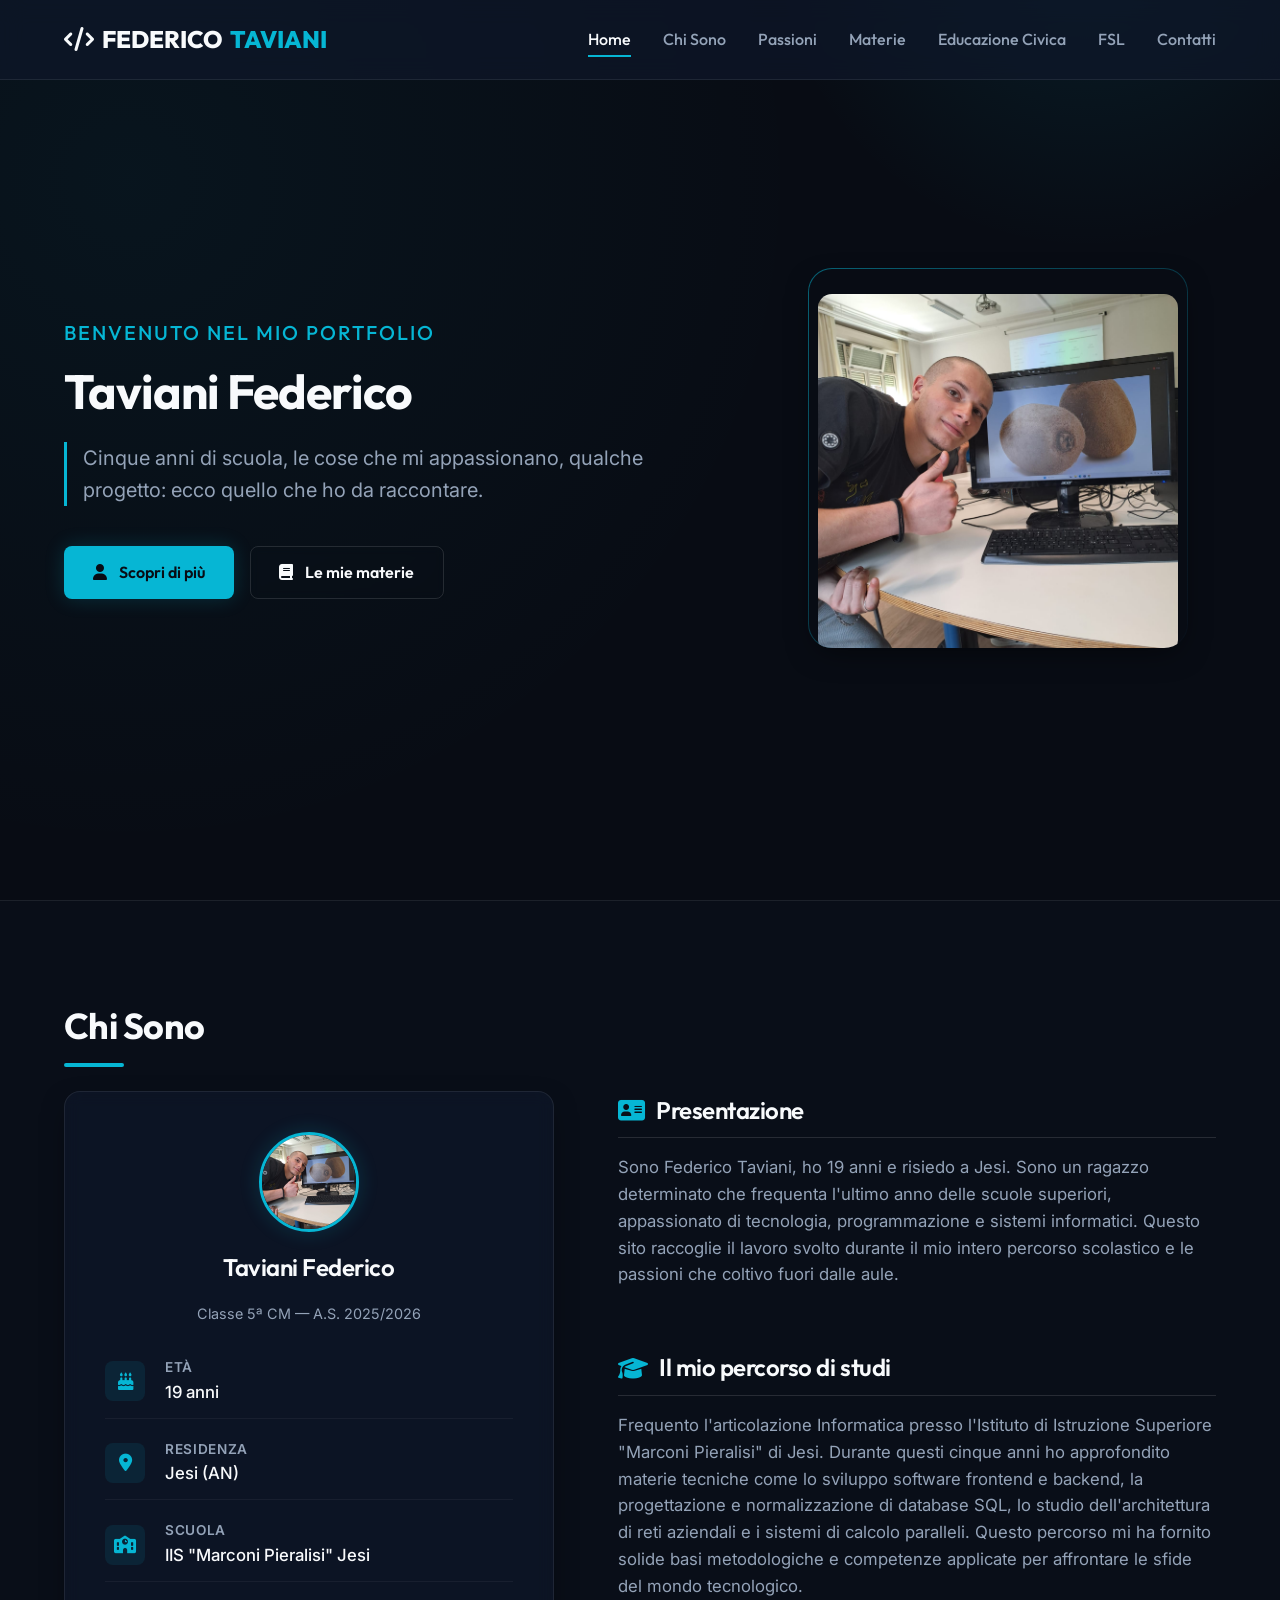
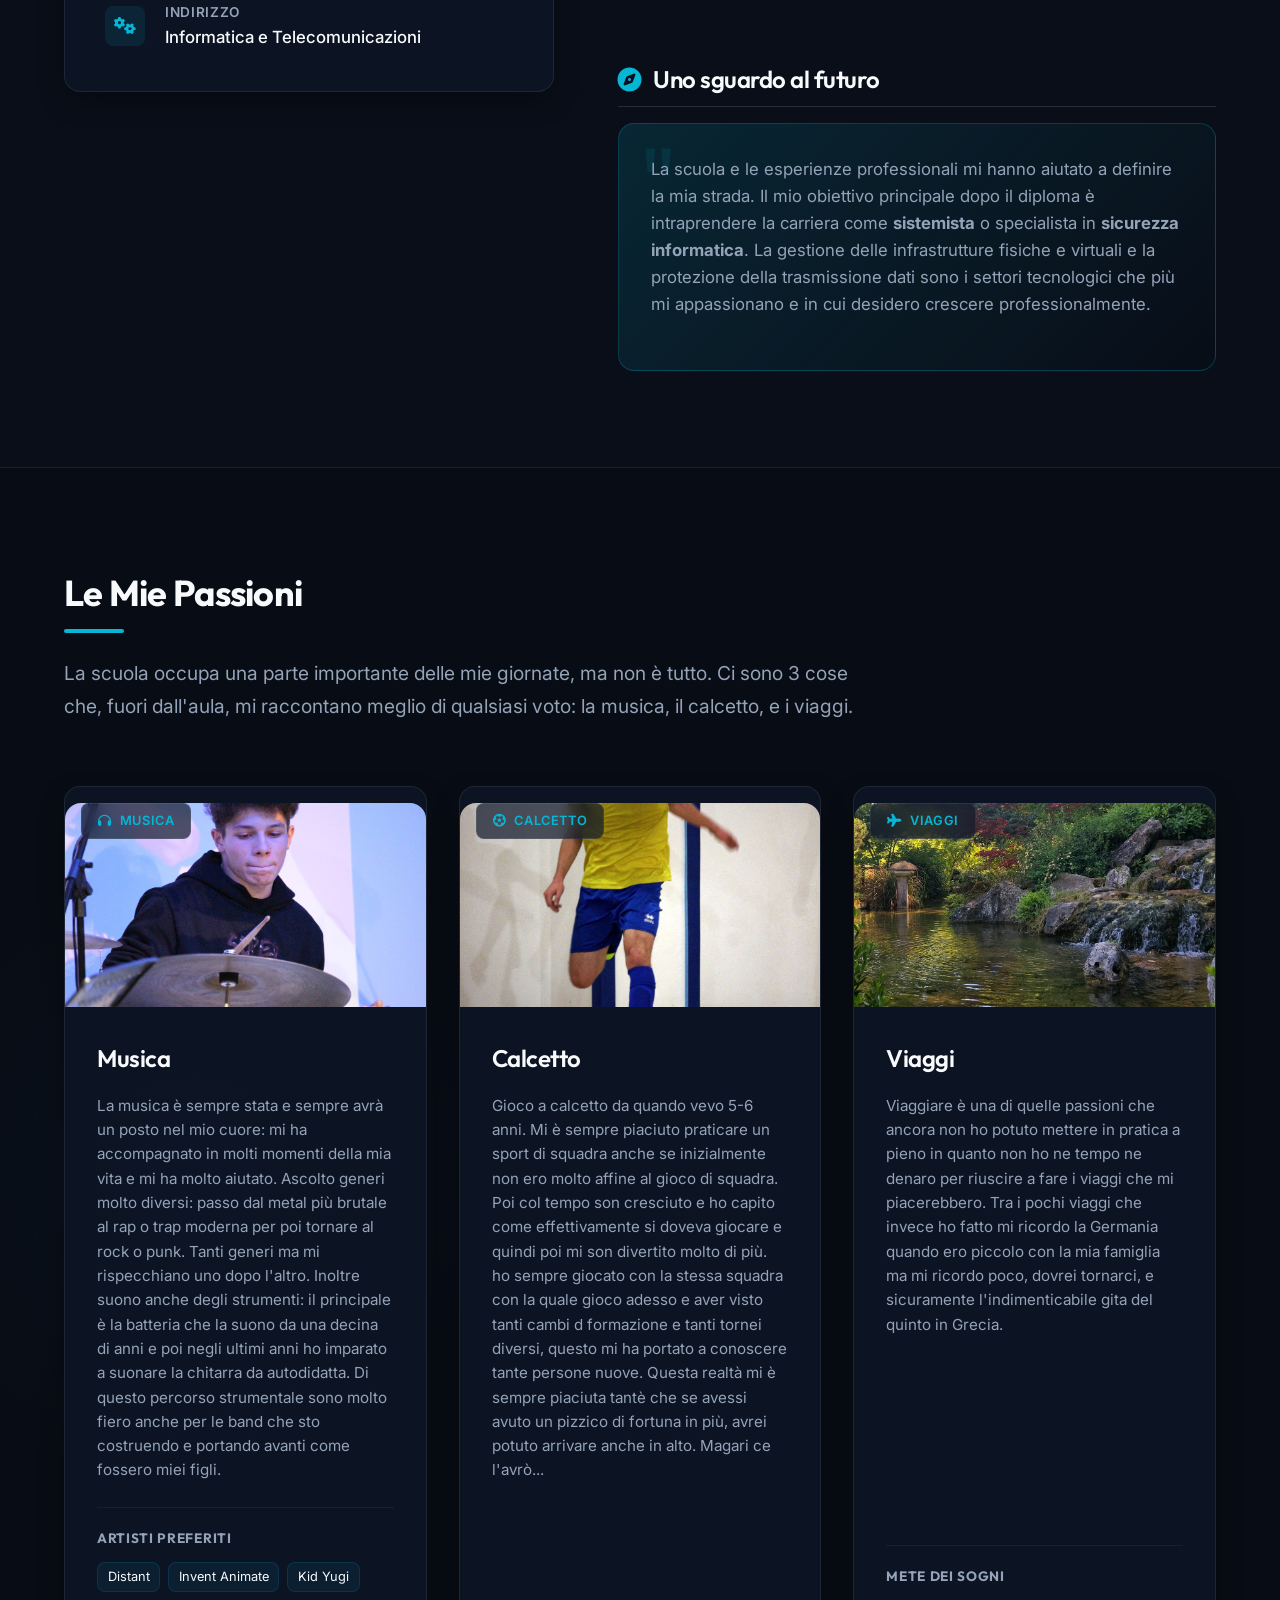
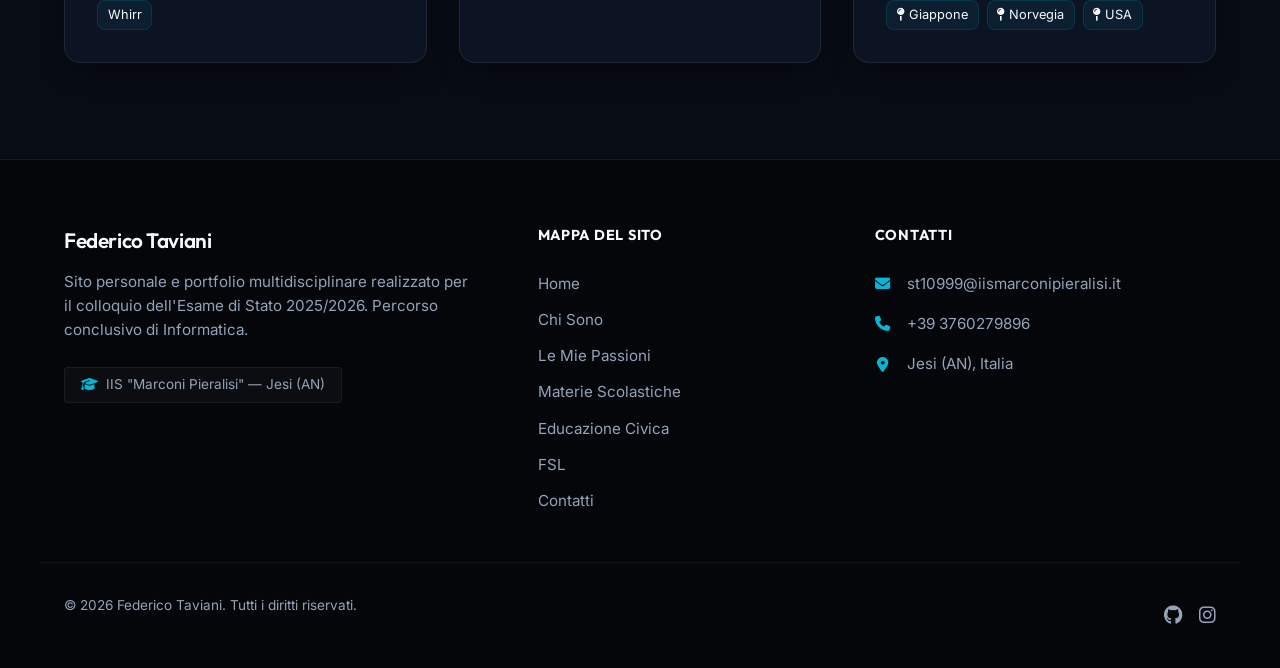
<file: index.html>
<!DOCTYPE html>
<html lang="it">
<head>
  <meta charset="UTF-8">
  <meta name="viewport" content="width=device-width, initial-scale=1.0">
  <title>Federico Taviani — Portfolio Esame di Stato 2026</title>
  <meta name="description" content="Sito web personale e portfolio di Federico Taviani, studente del 5° anno dell'IIS Marconi Pieralisi di Jesi, indirizzo Informatica e Telecomunicazioni.">
  
  <!-- SEO Open Graph -->
  <meta property="og:title" content="Federico Taviani — Portfolio Personale">
  <meta property="og:description" content="Il sito personale e percorso multidisciplinare per l'Esame di Stato di Federico Taviani, indirizzo Informatica.">
  <meta property="og:image" content="immagini/profilo.jpg">
  <meta property="og:type" content="website">

  <!-- Icone Font Awesome -->
  <link rel="stylesheet" href="https://cdnjs.cloudflare.com/ajax/libs/font-awesome/6.4.0/css/all.min.css">
  
  <!-- Foglio di Stile Personalizzato -->
  <link rel="stylesheet" href="css/style.css">
</head>
<body>

  <!-- NAVBAR E TESTATA STICKY -->
  <header class="site-header" id="siteHeader">
    <div class="container nav-container">
      <a href="index.html" class="site-logo" aria-label="Federico Taviani Home">
        <i class="fa-solid fa-code"></i> FEDERICO<span>TAVIANI</span>
      </a>
      
      <button class="hamburger-toggle" aria-label="Apri menu di navigazione" aria-expanded="false" aria-controls="navMenu">
        <span></span>
        <span></span>
        <span></span>
      </button>
      
      <nav class="site-navigation">
        <ul class="nav-menu" id="navMenu">
          <li><a href="index.html#home" class="nav-link">Home</a></li>
          <li><a href="index.html#chi-sono" class="nav-link">Chi Sono</a></li>
          <li><a href="index.html#passioni" class="nav-link">Passioni</a></li>
          <li><a href="materie.html" class="nav-link">Materie</a></li>
          <li><a href="educazione-civica.html" class="nav-link">Educazione Civica</a></li>
          <li><a href="pcto.html" class="nav-link">FSL</a></li>
          <li><a href="contatti.html" class="nav-link">Contatti</a></li>
        </ul>
      </nav>
    </div>
  </header>

  <main>
    <!-- SEZIONE 1: HERO -->
    <section class="hero-section" id="home">
      <div class="container hero-grid">
        <div class="hero-content">
          <span class="hero-subtitle">Benvenuto nel mio portfolio</span>
          <h1>Taviani Federico</h1>
          <p class="hero-welcome">Cinque anni di scuola, le cose che mi appassionano, qualche progetto: ecco quello che ho da raccontare.</p>
          <div class="btn-group">
            <a href="#chi-sono" class="btn btn-primary"><i class="fa-solid fa-user"></i> Scopri di più</a>
            <a href="materie.html" class="btn btn-secondary"><i class="fa-solid fa-book"></i> Le mie materie</a>
          </div>
        </div>
        <div class="hero-image-container">
          <div class="hero-image-wrapper">
            <img src="immagini/profilo.jpg" alt="Foto profilo di Federico Taviani" class="hero-image" width="380" height="380">
          </div>
        </div>
      </div>
    </section>

    <!-- SEZIONE 2: CHI SONO -->
    <section class="chi-sono-section fade-in-section" id="chi-sono">
      <div class="container">
        <h2 class="section-title">Chi Sono</h2>
        <div class="chi-sono-grid">
          
          <!-- Info Card con Dati Anagrafici -->
          <div class="profile-card">
            <div class="profile-card-header">
              <img src="immagini/profilo.jpg" alt="Federico Taviani" class="profile-card-avatar" width="100" height="100" loading="lazy">
              <h3>Taviani Federico</h3>
              <p style="font-size: 0.9rem; margin-bottom: 0;">Classe 5ª CM — A.S. 2025/2026</p>
            </div>
            
            <div class="profile-info-grid">
              <div class="info-item">
                <div class="info-icon"><i class="fa-solid fa-cake-candles"></i></div>
                <div>
                  <div class="info-label">Età</div>
                  <div class="info-value">19 anni</div>
                </div>
              </div>
              
              <div class="info-item">
                <div class="info-icon"><i class="fa-solid fa-location-dot"></i></div>
                <div>
                  <div class="info-label">Residenza</div>
                  <div class="info-value">Jesi (AN)</div>
                </div>
              </div>
              
              <div class="info-item">
                <div class="info-icon"><i class="fa-solid fa-school"></i></div>
                <div>
                  <div class="info-label">Scuola</div>
                  <div class="info-value">IIS "Marconi Pieralisi" Jesi</div>
                </div>
              </div>
              
              <div class="info-item">
                <div class="info-icon"><i class="fa-solid fa-gears"></i></div>
                <div>
                  <div class="info-label">Indirizzo</div>
                  <div class="info-value">Informatica e Telecomunicazioni</div>
                </div>
              </div>
            </div>
          </div>

          <!-- Testi di dettaglio per Presentazione, Studi e Futuro -->
          <div class="chi-sono-details">
            
            <div class="details-block">
              <h3><i class="fa-solid fa-address-card"></i> Presentazione</h3>
              <p>Sono Federico Taviani, ho 19 anni e risiedo a Jesi. Sono un ragazzo determinato che frequenta l'ultimo anno delle scuole superiori, appassionato di tecnologia, programmazione e sistemi informatici. Questo sito raccoglie il lavoro svolto durante il mio intero percorso scolastico e le passioni che coltivo fuori dalle aule.</p>
            </div>

            <div class="details-block">
              <h3><i class="fa-solid fa-graduation-cap"></i> Il mio percorso di studi</h3>
              <p>Frequento l'articolazione Informatica presso l'Istituto di Istruzione Superiore "Marconi Pieralisi" di Jesi. Durante questi cinque anni ho approfondito materie tecniche come lo sviluppo software frontend e backend, la progettazione e normalizzazione di database SQL, lo studio dell'architettura di reti aziendali e i sistemi di calcolo paralleli. Questo percorso mi ha fornito solide basi metodologiche e competenze applicate per affrontare le sfide del mondo tecnologico.</p>
            </div>

            <div class="details-block">
              <h3><i class="fa-solid fa-compass"></i> Uno sguardo al futuro</h3>
              <div class="future-callout">
                <p>La scuola e le esperienze professionali mi hanno aiutato a definire la mia strada. Il mio obiettivo principale dopo il diploma è intraprendere la carriera come <strong>sistemista</strong> o specialista in <strong>sicurezza informatica</strong>. La gestione delle infrastrutture fisiche e virtuali e la protezione della trasmissione dati sono i settori tecnologici che più mi appassionano e in cui desidero crescere professionalmente.</p>
              </div>
            </div>

          </div>
        </div>
      </div>
    </section>

    <!-- SEZIONE 3: PASSIONI -->
    <section class="passioni-section fade-in-section" id="passioni">
      <div class="container">
        <h2 class="section-title">Le Mie Passioni</h2>
        
        <p class="passioni-intro">La scuola occupa una parte importante delle mie giornate, ma non è tutto. Ci sono 3 cose che, fuori dall'aula, mi raccontano meglio di qualsiasi voto: la musica, il calcetto, e i viaggi.</p>
        
        <div class="passioni-grid">
          
          <!-- Card Musica -->
          <article class="passione-card">
            <div class="passione-img-wrapper">
              <span class="passione-badge"><i class="fa-solid fa-headphones"></i> Musica</span>
              <img src="immagini/passione-musica.jpeg" alt="Strumenti musicali batteria e chitarra" class="passione-img" loading="lazy" width="400" height="220">
            </div>
            <div class="passione-content">
              <h3>Musica</h3>
              <p>La musica è sempre stata e sempre avrà un posto nel mio cuore: mi ha accompagnato in molti momenti della mia vita e mi ha molto aiutato. Ascolto generi molto diversi: passo dal metal più brutale al rap o trap moderna per poi tornare al rock o punk. Tanti generi ma mi rispecchiano uno dopo l'altro. Inoltre suono anche degli strumenti: il principale è la batteria che la suono da una decina di anni e poi negli ultimi anni ho imparato a suonare la chitarra da autodidatta. Di questo percorso strumentale sono molto fiero anche per le band che sto costruendo e portando avanti come fossero miei figli.</p>
              
              <div class="music-artists">
                <h4>Artisti Preferiti</h4>
                <div class="artist-badges">
                  <span class="badge-tag">Distant</span>
                  <span class="badge-tag">Invent Animate</span>
                  <span class="badge-tag">Kid Yugi</span>
                  <span class="badge-tag">Whirr</span>
                </div>
              </div>
            </div>
          </article>

          <!-- Card Calcetto -->
          <article class="passione-card">
            <div class="passione-img-wrapper">
              <span class="passione-badge"><i class="fa-solid fa-soccer-ball"></i> Calcetto</span>
              <img src="immagini/passsione-calcetto.jpeg" alt="Campo da calcio a 5 calcetto" class="passione-img" loading="lazy" width="400" height="220">
            </div>
            <div class="passione-content">
              <h3>Calcetto</h3>
              <p>Gioco a calcetto da quando vevo 5-6 anni. Mi è sempre piaciuto praticare un sport di squadra anche se inizialmente non ero molto affine al gioco di squadra. Poi col tempo son cresciuto e ho capito come effettivamente si doveva giocare e quindi poi mi son divertito molto di più. ho sempre giocato con la stessa squadra con la quale gioco adesso e aver visto tanti cambi d formazione e tanti tornei diversi, questo mi ha portato a conoscere tante persone nuove. Questa realtà mi è sempre piaciuta tantè che se avessi avuto un pizzico di fortuna in più, avrei potuto arrivare anche in alto. Magari ce l'avrò...</p>
            </div>
          </article>

          <!-- Card Viaggi -->
          <article class="passione-card">
            <div class="passione-img-wrapper">
              <span class="passione-badge"><i class="fa-solid fa-plane"></i> Viaggi</span>
              <img src="immagini/passione-viaggi.jpg" alt="Paesaggi naturali mozzafiato all'estero" class="passione-img" loading="lazy" width="400" height="220">
            </div>
            <div class="passione-content">
              <h3>Viaggi</h3>
              <p>Viaggiare è una di quelle passioni che ancora non ho potuto mettere in pratica a pieno in quanto non ho ne tempo ne denaro per riuscire a fare i viaggi che mi piacerebbero. Tra i pochi viaggi che invece ho fatto mi ricordo la Germania quando ero piccolo con la mia famiglia ma mi ricordo poco, dovrei tornarci, e sicuramente l'indimenticabile gita del quinto in Grecia.</p>
              
              <div class="travel-destinations">
                <h4>Mete dei Sogni</h4>
                <div class="travel-badges">
                  <span class="badge-tag"><i class="fa-solid fa-map-pin"></i> Giappone</span>
                  <span class="badge-tag"><i class="fa-solid fa-map-pin"></i> Norvegia</span>
                  <span class="badge-tag"><i class="fa-solid fa-map-pin"></i> USA</span>
                </div>
              </div>
            </div>
          </article>

        </div>
      </div>
    </section>
  </main>

  <!-- FOOTER CONDIVISO -->
  <footer class="site-footer">
    <div class="container footer-grid">
      <div class="footer-col-info">
        <h3>Federico Taviani</h3>
        <p>Sito personale e portfolio multidisciplinare realizzato per il colloquio dell'Esame di Stato 2025/2026. Percorso conclusivo di Informatica.</p>
        <div class="footer-school-badge">
          <i class="fa-solid fa-graduation-cap"></i> IIS "Marconi Pieralisi" — Jesi (AN)
        </div>
      </div>
      
      <div class="footer-col-links">
        <h4>Mappa del Sito</h4>
        <ul class="footer-links-list">
          <li><a href="index.html#home">Home</a></li>
          <li><a href="index.html#chi-sono">Chi Sono</a></li>
          <li><a href="index.html#passioni">Le Mie Passioni</a></li>
          <li><a href="materie.html">Materie Scolastiche</a></li>
          <li><a href="educazione-civica.html">Educazione Civica</a></li>
          <li><a href="pcto.html">FSL</a></li>
          <li><a href="contatti.html">Contatti</a></li>
        </ul>
      </div>

      <div class="footer-col-contact">
        <h4>Contatti</h4>
        <ul class="footer-contact-list">
          <li>
            <i class="fa-solid fa-envelope"></i>
            <a href="mailto:st10999@iismarconipieralisi.it">st10999@iismarconipieralisi.it</a>
          </li>
          <li>
            <i class="fa-solid fa-phone"></i>
            <span>+39 3760279896</span>
          </li>
          <li>
            <i class="fa-solid fa-location-dot"></i>
            <span>Jesi (AN), Italia</span>
          </li>
        </ul>
      </div>
    </div>
    
    <div class="container footer-bottom">
      <p class="footer-copy">&copy; 2026 Federico Taviani. Tutti i diritti riservati.</p>
      <div class="footer-socials">
        <a href="https://github.com/TavianTorbian" target="_blank" class="footer-social-btn" aria-label="Profilo GitHub di Federico"><i class="fa-brands fa-github"></i></a>
        <a href="https://instagram.com/fedeetaviaaa._07" target="_blank" class="footer-social-btn" aria-label="Profilo Instagram di Federico"><i class="fa-brands fa-instagram"></i></a>
      </div>
    </div>
  </footer>

  <!-- Script JS -->
  <script src="js/main.js"></script>
</body>
</html>
</file>
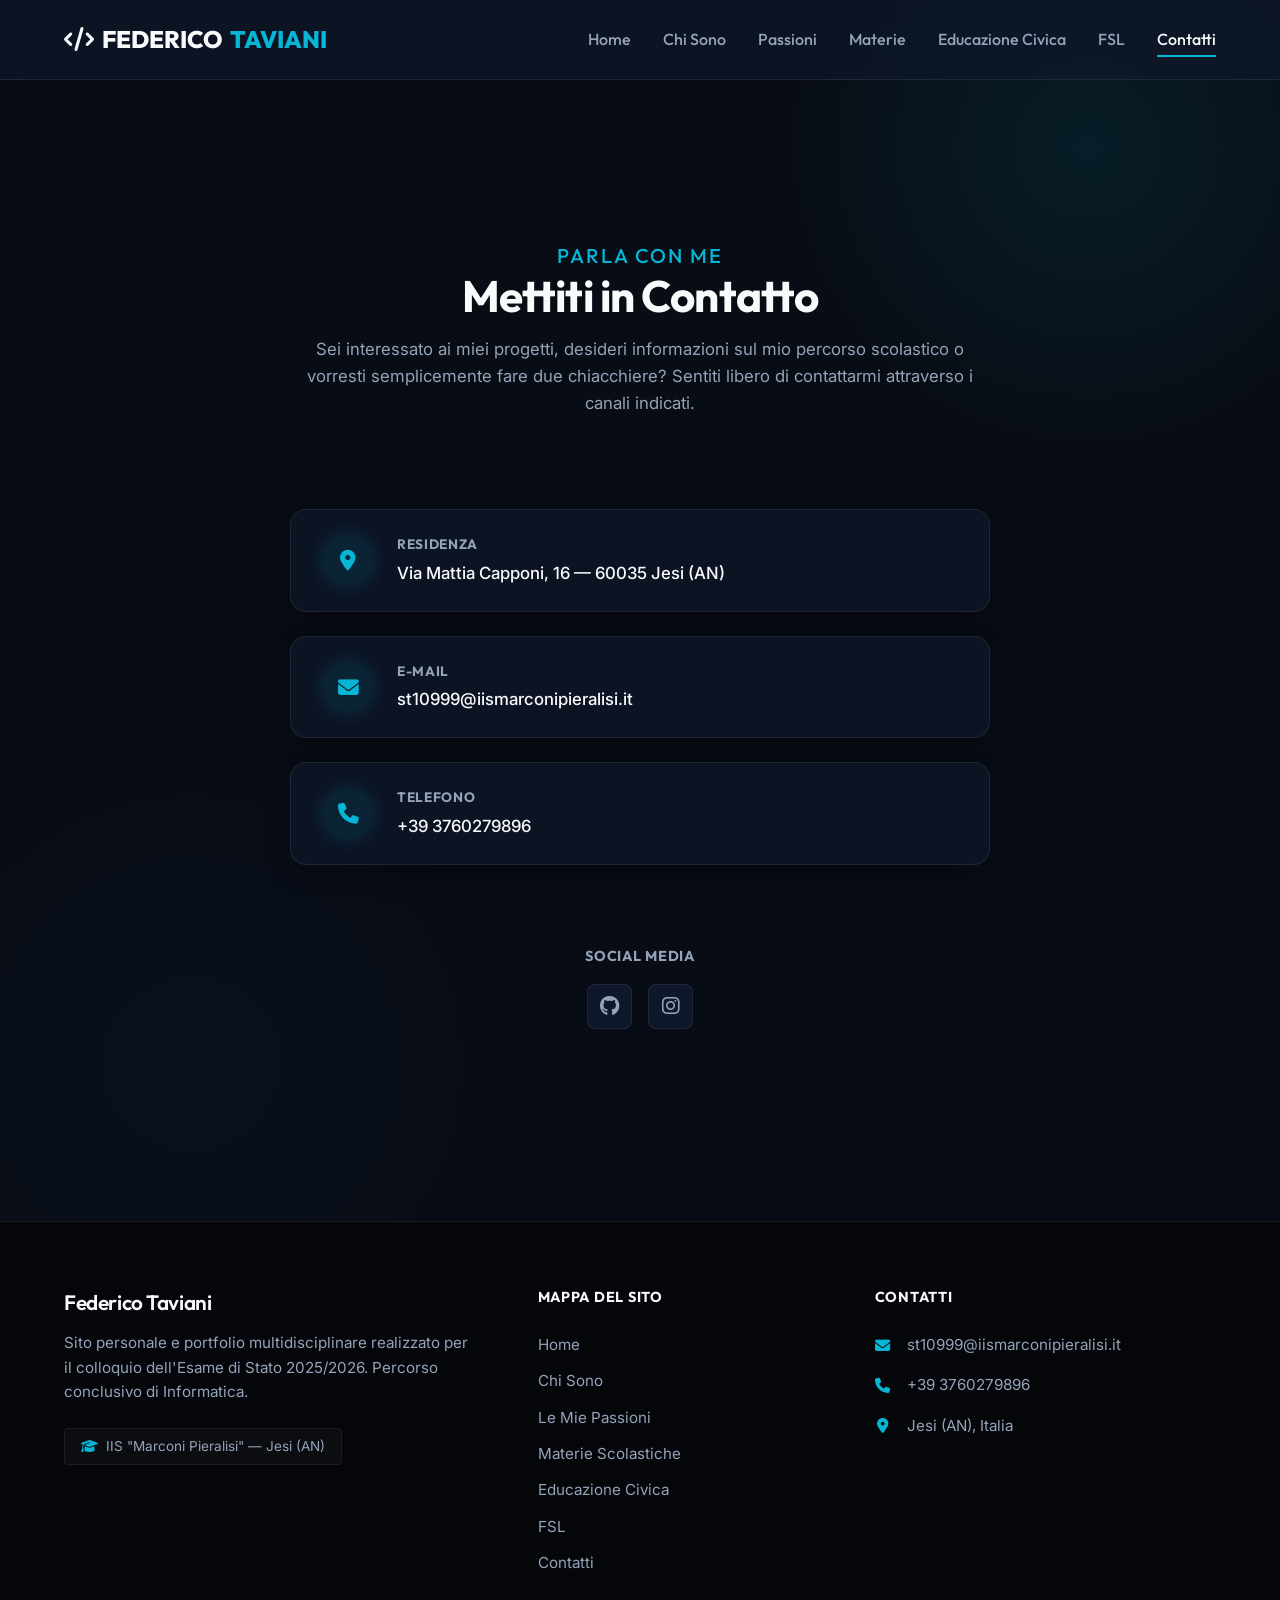
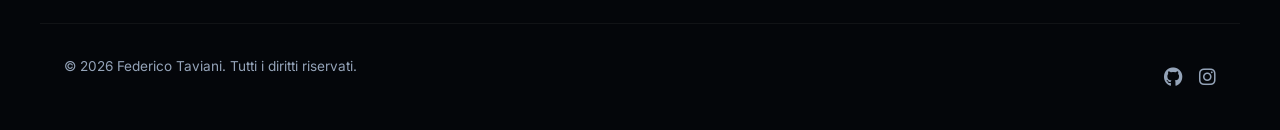
<file: contatti.html>
<!DOCTYPE html>
<html lang="it">
<head>
  <meta charset="UTF-8">
  <meta name="viewport" content="width=device-width, initial-scale=1.0">
  <title>Contatti — Federico Taviani</title>
  <meta name="description" content="Contatta Federico Taviani, studente dell'IIS Marconi Pieralisi di Jesi. Dati di contatto e social media.">
  
  <!-- SEO Open Graph -->
  <meta property="og:title" content="Contatti — Federico Taviani">
  <meta property="og:description" content="Mettiti in contatto con me. Dati di recapito e profili social GitHub e Instagram.">
  <meta property="og:image" content="immagini/profilo.jpg">
  <meta property="og:type" content="website">

  <!-- Icone Font Awesome -->
  <link rel="stylesheet" href="https://cdnjs.cloudflare.com/ajax/libs/font-awesome/6.4.0/css/all.min.css">
  
  <!-- Foglio di Stile Personalizzato -->
  <link rel="stylesheet" href="css/style.css">
</head>
<body>

  <!-- NAVBAR E TESTATA STICKY -->
  <header class="site-header" id="siteHeader">
    <div class="container nav-container">
      <a href="index.html" class="site-logo" aria-label="Federico Taviani Home">
        <i class="fa-solid fa-code"></i> FEDERICO<span>TAVIANI</span>
      </a>
      
      <button class="hamburger-toggle" aria-label="Apri menu di navigazione" aria-expanded="false" aria-controls="navMenu">
        <span></span>
        <span></span>
        <span></span>
      </button>
      
      <nav class="site-navigation">
        <ul class="nav-menu" id="navMenu">
          <li><a href="index.html#home" class="nav-link">Home</a></li>
          <li><a href="index.html#chi-sono" class="nav-link">Chi Sono</a></li>
          <li><a href="index.html#passioni" class="nav-link">Passioni</a></li>
          <li><a href="materie.html" class="nav-link">Materie</a></li>
          <li><a href="educazione-civica.html" class="nav-link">Educazione Civica</a></li>
          <li><a href="pcto.html" class="nav-link">FSL</a></li>
          <li><a href="contatti.html" class="nav-link">Contatti</a></li>
        </ul>
      </nav>
    </div>
  </header>

  <main class="container">
    <div style="max-width: 700px; margin: 0 auto; padding-top: calc(var(--header-height) + 4rem); padding-bottom: 6rem;">
      
      <!-- Sezione Informazioni Contatti Centrata e Pulita -->
      <section class="contatti-info-col" style="text-align: center;">
        <div class="contatti-intro">
          <span class="hero-subtitle">Parla con me</span>
          <h1 class="contatti-intro-title">Mettiti in Contatto</h1>
          <p>Sei interessato ai miei progetti, desideri informazioni sul mio percorso scolastico o vorresti semplicemente fare due chiacchiere? Sentiti libero di contattarmi attraverso i canali indicati.</p>
        </div>
        
        <div class="contatti-cards-stack" style="text-align: left; margin-top: 2.5rem;">
          <!-- Indirizzo -->
          <div class="contatto-card">
            <div class="contatto-icon"><i class="fa-solid fa-location-dot"></i></div>
            <div class="contatto-details">
              <h4>Residenza</h4>
              <p>Via Mattia Capponi, 16 — 60035 Jesi (AN)</p>
            </div>
          </div>

          <!-- Email -->
          <div class="contatto-card">
            <div class="contatto-icon"><i class="fa-solid fa-envelope"></i></div>
            <div class="contatto-details">
              <h4>E-mail</h4>
              <a href="mailto:st10999@iismarconipieralisi.it">st10999@iismarconipieralisi.it</a>
            </div>
          </div>

          <!-- Telefono -->
          <div class="contatto-card">
            <div class="contatto-icon"><i class="fa-solid fa-phone"></i></div>
            <div class="contatto-details">
              <h4>Telefono</h4>
              <p>+39 3760279896</p>
            </div>
          </div>
        </div>

        <div class="social-links-block" style="margin-top: 3rem;">
          <h4>Social Media</h4>
          <div class="social-icons-row" style="justify-content: center;">
            <a href="https://github.com/TavianTorbian" target="_blank" class="social-btn" aria-label="Profilo GitHub di Federico"><i class="fa-brands fa-github"></i></a>
            <a href="https://instagram.com/fedeetaviaaa._07" target="_blank" class="social-btn" aria-label="Profilo Instagram di Federico"><i class="fa-brands fa-instagram"></i></a>
          </div>
        </div>
      </section>

    </div>
  </main>

  <!-- FOOTER CONDIVISO -->
  <footer class="site-footer">
    <div class="container footer-grid">
      <div class="footer-col-info">
        <h3>Federico Taviani</h3>
        <p>Sito personale e portfolio multidisciplinare realizzato per il colloquio dell'Esame di Stato 2025/2026. Percorso conclusivo di Informatica.</p>
        <div class="footer-school-badge">
          <i class="fa-solid fa-graduation-cap"></i> IIS "Marconi Pieralisi" — Jesi (AN)
        </div>
      </div>
      
      <div class="footer-col-links">
        <h4>Mappa del Sito</h4>
        <ul class="footer-links-list">
          <li><a href="index.html#home">Home</a></li>
          <li><a href="index.html#chi-sono">Chi Sono</a></li>
          <li><a href="index.html#passioni">Le Mie Passioni</a></li>
          <li><a href="materie.html">Materie Scolastiche</a></li>
          <li><a href="educazione-civica.html">Educazione Civica</a></li>
          <li><a href="pcto.html">FSL</a></li>
          <li><a href="contatti.html">Contatti</a></li>
        </ul>
      </div>

      <div class="footer-col-contact">
        <h4>Contatti</h4>
        <ul class="footer-contact-list">
          <li>
            <i class="fa-solid fa-envelope"></i>
            <a href="mailto:st10999@iismarconipieralisi.it">st10999@iismarconipieralisi.it</a>
          </li>
          <li>
            <i class="fa-solid fa-phone"></i>
            <span>+39 3760279896</span>
          </li>
          <li>
            <i class="fa-solid fa-location-dot"></i>
            <span>Jesi (AN), Italia</span>
          </li>
        </ul>
      </div>
    </div>
    
    <div class="container footer-bottom">
      <p class="footer-copy">&copy; 2026 Federico Taviani. Tutti i diritti riservati.</p>
      <div class="footer-socials">
        <a href="https://github.com/TavianTorbian" target="_blank" class="footer-social-btn" aria-label="Profilo GitHub di Federico"><i class="fa-brands fa-github"></i></a>
        <a href="https://instagram.com/fedeetaviaaa._07" target="_blank" class="footer-social-btn" aria-label="Profilo Instagram di Federico"><i class="fa-brands fa-instagram"></i></a>
      </div>
    </div>
  </footer>

  <!-- Script JS -->
  <script src="js/main.js"></script>
</body>
</html>
</file>
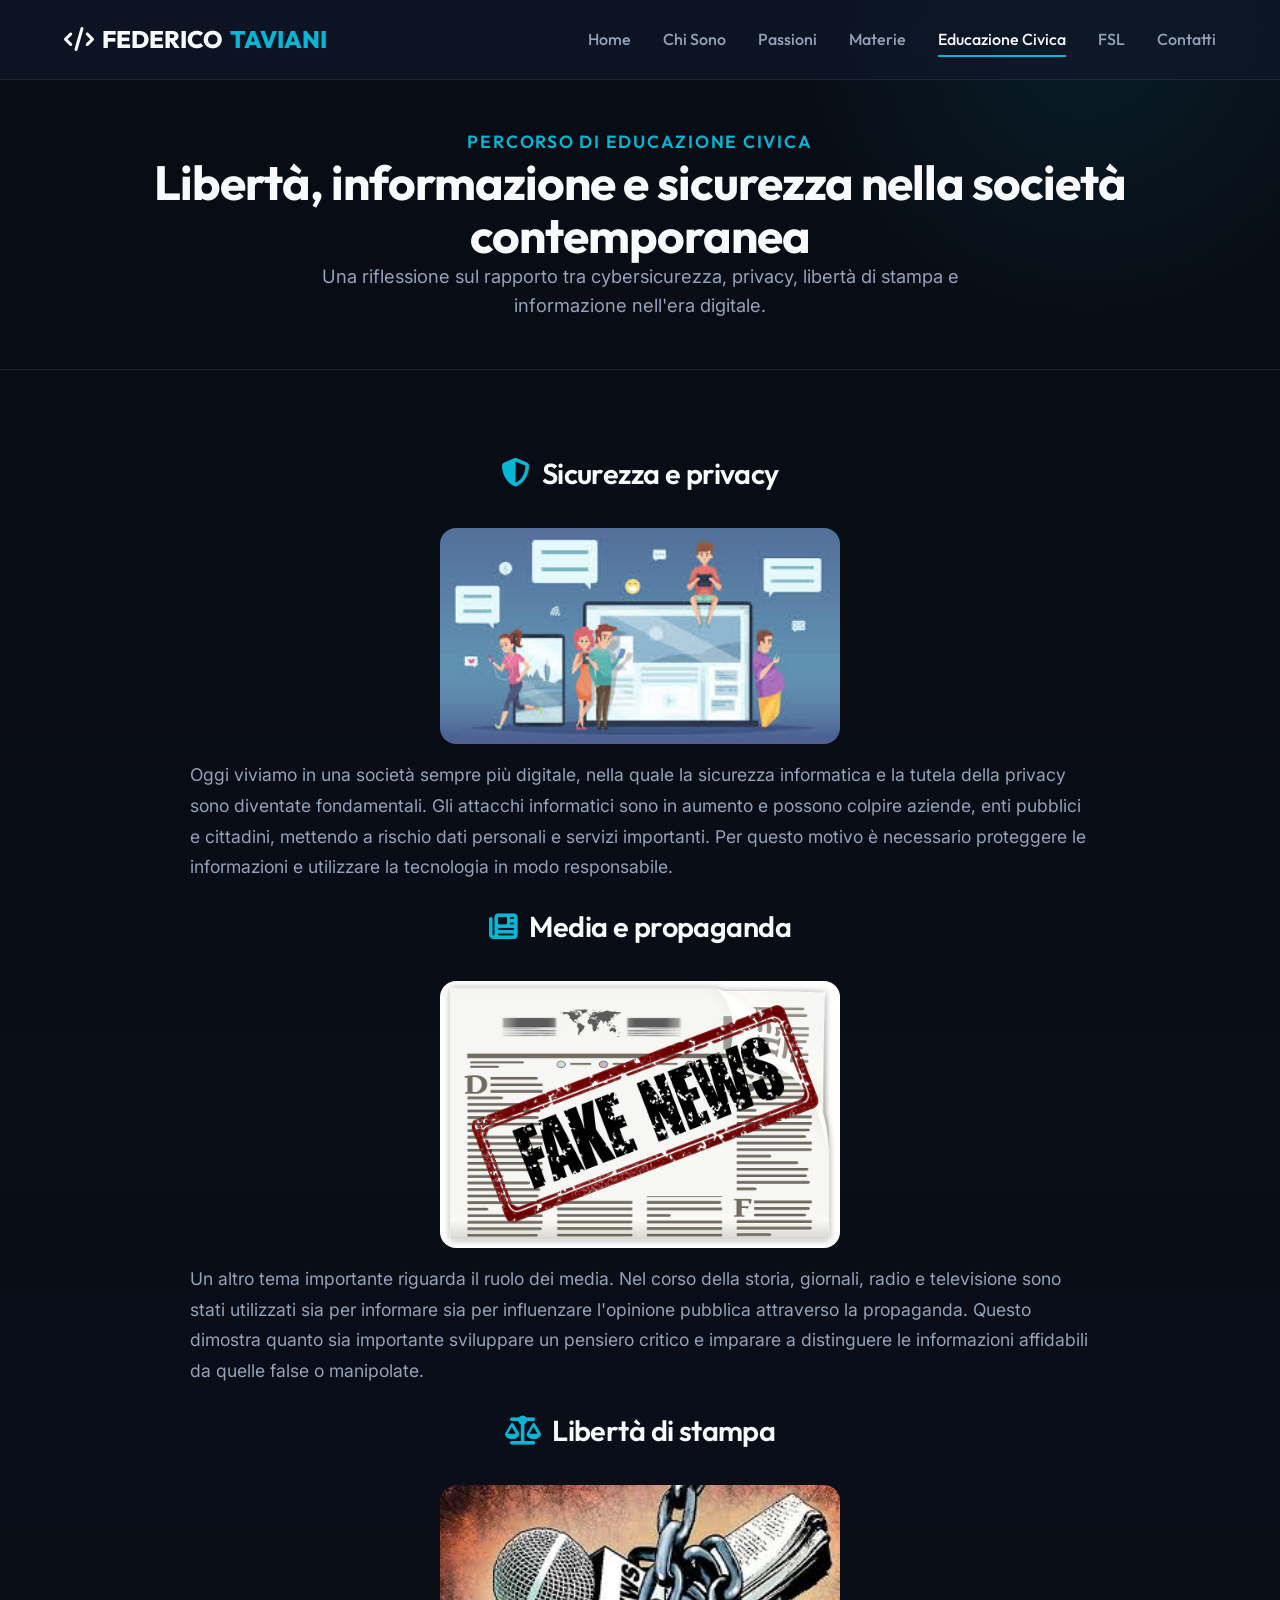
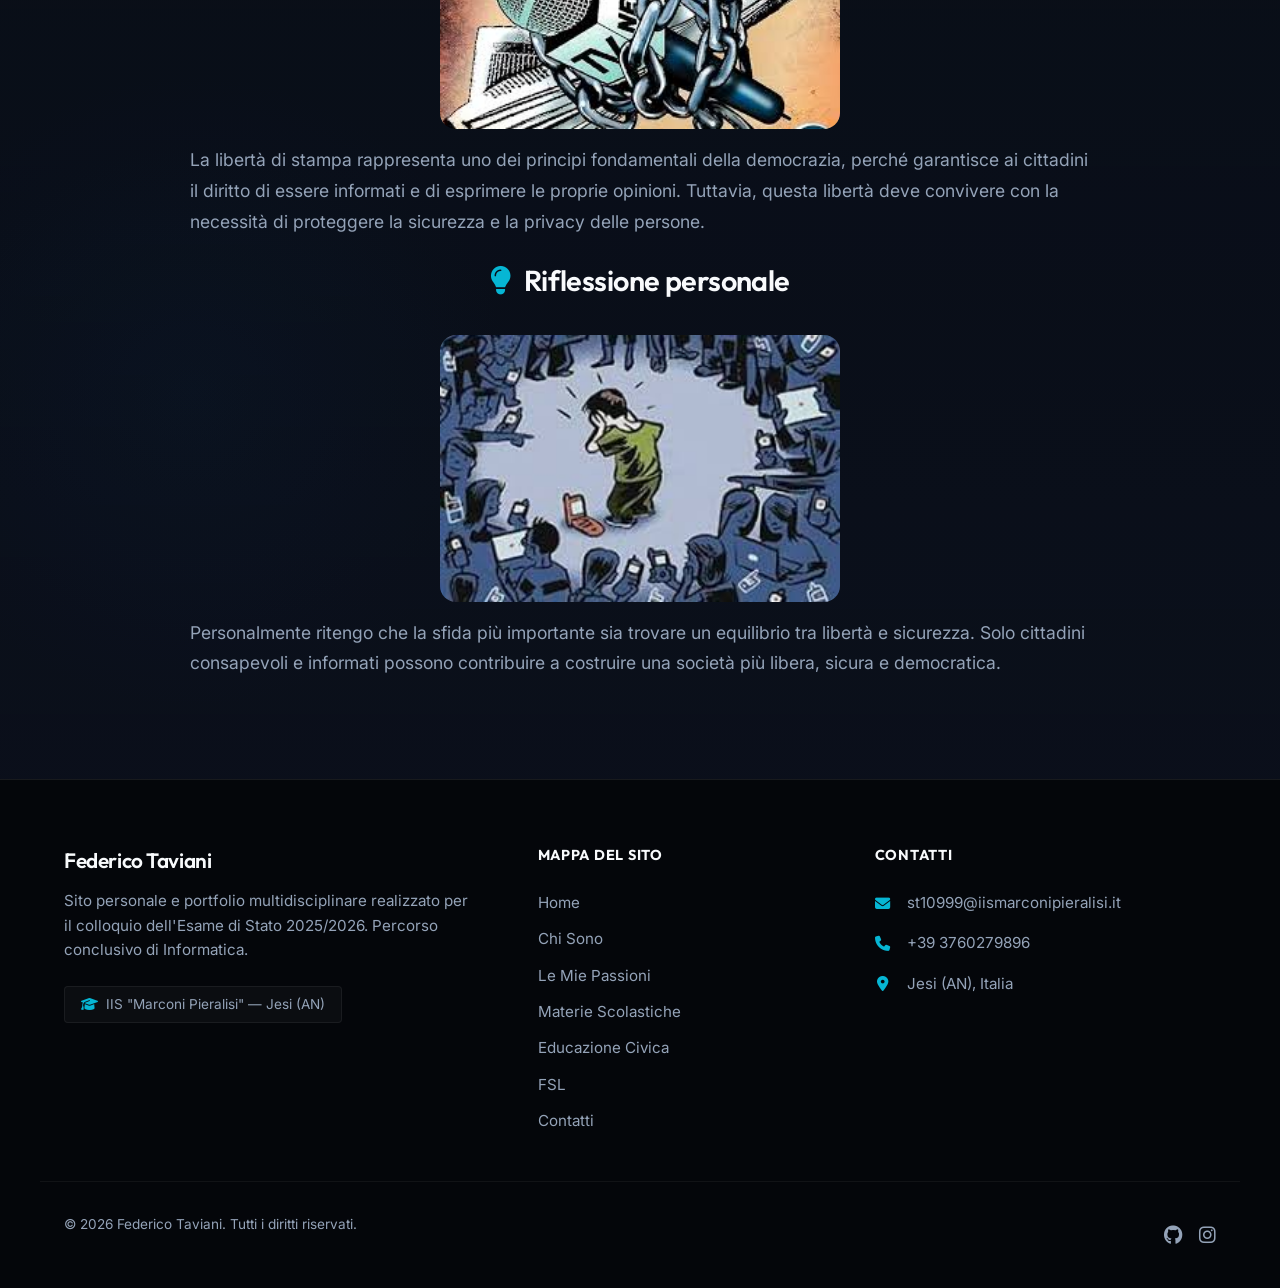
<file: educazione-civica.html>
<!DOCTYPE html>
<html lang="it">
<head>
  <meta charset="UTF-8">
  <meta name="viewport" content="width=device-width, initial-scale=1.0">
  <title>Educazione Civica — Federico Taviani</title>
  <meta name="description" content="Percorso di Educazione Civica di Federico Taviani: La disinformazione dell'informazione! Studio e riflessioni sulla Cittadinanza Digitale.">
  
  <!-- SEO Open Graph -->
  <meta property="og:title" content="Educazione Civica — Federico Taviani">
  <meta property="og:description" content="Percorso interdisciplinare sulla Cittadinanza Digitale, Cyberbullismo, Privacy e Disinformazione.">
  <meta property="og:image" content="immagini/edcivica-cittadinanza-digitale.jpg">
  <meta property="og:type" content="website">

  <!-- Icone Font Awesome -->
  <link rel="stylesheet" href="https://cdnjs.cloudflare.com/ajax/libs/font-awesome/6.4.0/css/all.min.css">
  
  <!-- Foglio di Stile Personalizzato -->
  <link rel="stylesheet" href="css/style.css">
</head>
<body>

  <!-- NAVBAR E TESTATA STICKY -->
  <header class="site-header" id="siteHeader">
    <div class="container nav-container">
      <a href="index.html" class="site-logo" aria-label="Federico Taviani Home">
        <i class="fa-solid fa-code"></i> FEDERICO<span>TAVIANI</span>
      </a>
      
      <button class="hamburger-toggle" aria-label="Apri menu di navigazione" aria-expanded="false" aria-controls="navMenu">
        <span></span>
        <span></span>
        <span></span>
      </button>
      
      <nav class="site-navigation">
        <ul class="nav-menu" id="navMenu">
          <li><a href="index.html#home" class="nav-link">Home</a></li>
          <li><a href="index.html#chi-sono" class="nav-link">Chi Sono</a></li>
          <li><a href="index.html#passioni" class="nav-link">Passioni</a></li>
          <li><a href="materie.html" class="nav-link">Materie</a></li>
          <li><a href="educazione-civica.html" class="nav-link">Educazione Civica</a></li>
          <li><a href="pcto.html" class="nav-link">FSL</a></li>
          <li><a href="contatti.html" class="nav-link">Contatti</a></li>
        </ul>
      </nav>
    </div>
  </header>

  <main>
  <!-- INTESTAZIONE -->
  <header class="ed-civica-header">
    <div class="container">
      <span class="ed-civica-subtitle">Percorso di Educazione Civica</span>
      <h1>Libertà, informazione e sicurezza nella società contemporanea</h1>
      <p class="materie-intro-text">
        Una riflessione sul rapporto tra cybersicurezza, privacy, libertà di stampa e informazione nell'era digitale.
      </p>
    </div>
  </header>

  <!-- ELABORATO -->
  <section class="ed-civica-fullwidth fade-in-section">
    <div class="container">
      <div class="ed-civica-fullwidth-content" style="max-width: 900px;">

        <h3><i class="fa-solid fa-shield-halved"></i> Sicurezza e privacy</h3>
        <img src="immagini/edcivica-cittadinanza-digitale.jpg" alt="Cittadinanza digitale e sicurezza online" class="ed-civica-image">
        <p>
          Oggi viviamo in una società sempre più digitale, nella quale la sicurezza informatica e la tutela della privacy sono diventate fondamentali. Gli attacchi informatici sono in aumento e possono colpire aziende, enti pubblici e cittadini, mettendo a rischio dati personali e servizi importanti. Per questo motivo è necessario proteggere le informazioni e utilizzare la tecnologia in modo responsabile.
        </p>

        <h3><i class="fa-solid fa-newspaper"></i> Media e propaganda</h3>
        <img src="immagini/edcivica-fake-news.png" alt="Libertà di stampa e informazione" class="ed-civica-image">
        <p>
          Un altro tema importante riguarda il ruolo dei media. Nel corso della storia, giornali, radio e televisione sono stati utilizzati sia per informare sia per influenzare l'opinione pubblica attraverso la propaganda. Questo dimostra quanto sia importante sviluppare un pensiero critico e imparare a distinguere le informazioni affidabili da quelle false o manipolate.
        </p>

        <h3><i class="fa-solid fa-scale-balanced"></i> Libertà di stampa</h3>
        <img src="immagini/edcivica-liberta.jpg" alt="Libertà di stampa e informazione" class="ed-civica-image">
        <p>
          La libertà di stampa rappresenta uno dei principi fondamentali della democrazia, perché garantisce ai cittadini il diritto di essere informati e di esprimere le proprie opinioni. Tuttavia, questa libertà deve convivere con la necessità di proteggere la sicurezza e la privacy delle persone.
        </p>
        

        <h3><i class="fa-solid fa-lightbulb"></i> Riflessione personale</h3>
        <img src="immagini/edcivica-cyberbullismo.jpg" alt="Uso consapevole dei social network" class="ed-civica-image">
        <p>
          Personalmente ritengo che la sfida più importante sia trovare un equilibrio tra libertà e sicurezza. Solo cittadini consapevoli e informati possono contribuire a costruire una società più libera, sicura e democratica.
        </p>

      </div>
    </div>
  </section>
</main>

  <!-- FOOTER CONDIVISO -->
  <footer class="site-footer">
    <div class="container footer-grid">
      <div class="footer-col-info">
        <h3>Federico Taviani</h3>
        <p>Sito personale e portfolio multidisciplinare realizzato per il colloquio dell'Esame di Stato 2025/2026. Percorso conclusivo di Informatica.</p>
        <div class="footer-school-badge">
          <i class="fa-solid fa-graduation-cap"></i> IIS "Marconi Pieralisi" — Jesi (AN)
        </div>
      </div>
      
      <div class="footer-col-links">
        <h4>Mappa del Sito</h4>
        <ul class="footer-links-list">
          <li><a href="index.html#home">Home</a></li>
          <li><a href="index.html#chi-sono">Chi Sono</a></li>
          <li><a href="index.html#passioni">Le Mie Passioni</a></li>
          <li><a href="materie.html">Materie Scolastiche</a></li>
          <li><a href="educazione-civica.html">Educazione Civica</a></li>
          <li><a href="pcto.html">FSL</a></li>
          <li><a href="contatti.html">Contatti</a></li>
        </ul>
      </div>

      <div class="footer-col-contact">
        <h4>Contatti</h4>
        <ul class="footer-contact-list">
          <li>
            <i class="fa-solid fa-envelope"></i>
            <a href="mailto:st10999@iismarconipieralisi.it">st10999@iismarconipieralisi.it</a>
          </li>
          <li>
            <i class="fa-solid fa-phone"></i>
            <span>+39 3760279896</span>
          </li>
          <li>
            <i class="fa-solid fa-location-dot"></i>
            <span>Jesi (AN), Italia</span>
          </li>
        </ul>
      </div>
    </div>
    
    <div class="container footer-bottom">
      <p class="footer-copy">&copy; 2026 Federico Taviani. Tutti i diritti riservati.</p>
      <div class="footer-socials">
        <a href="https://github.com/TavianTorbian" target="_blank" class="footer-social-btn" aria-label="Profilo GitHub di Federico"><i class="fa-brands fa-github"></i></a>
        <a href="https://instagram.com/fedeetaviaaa._07" target="_blank" class="footer-social-btn" aria-label="Profilo Instagram di Federico"><i class="fa-brands fa-instagram"></i></a>
      </div>
    </div>
  </footer>

  <!-- Script JS -->
  <script src="js/main.js"></script>
</body>
</html>
</file>
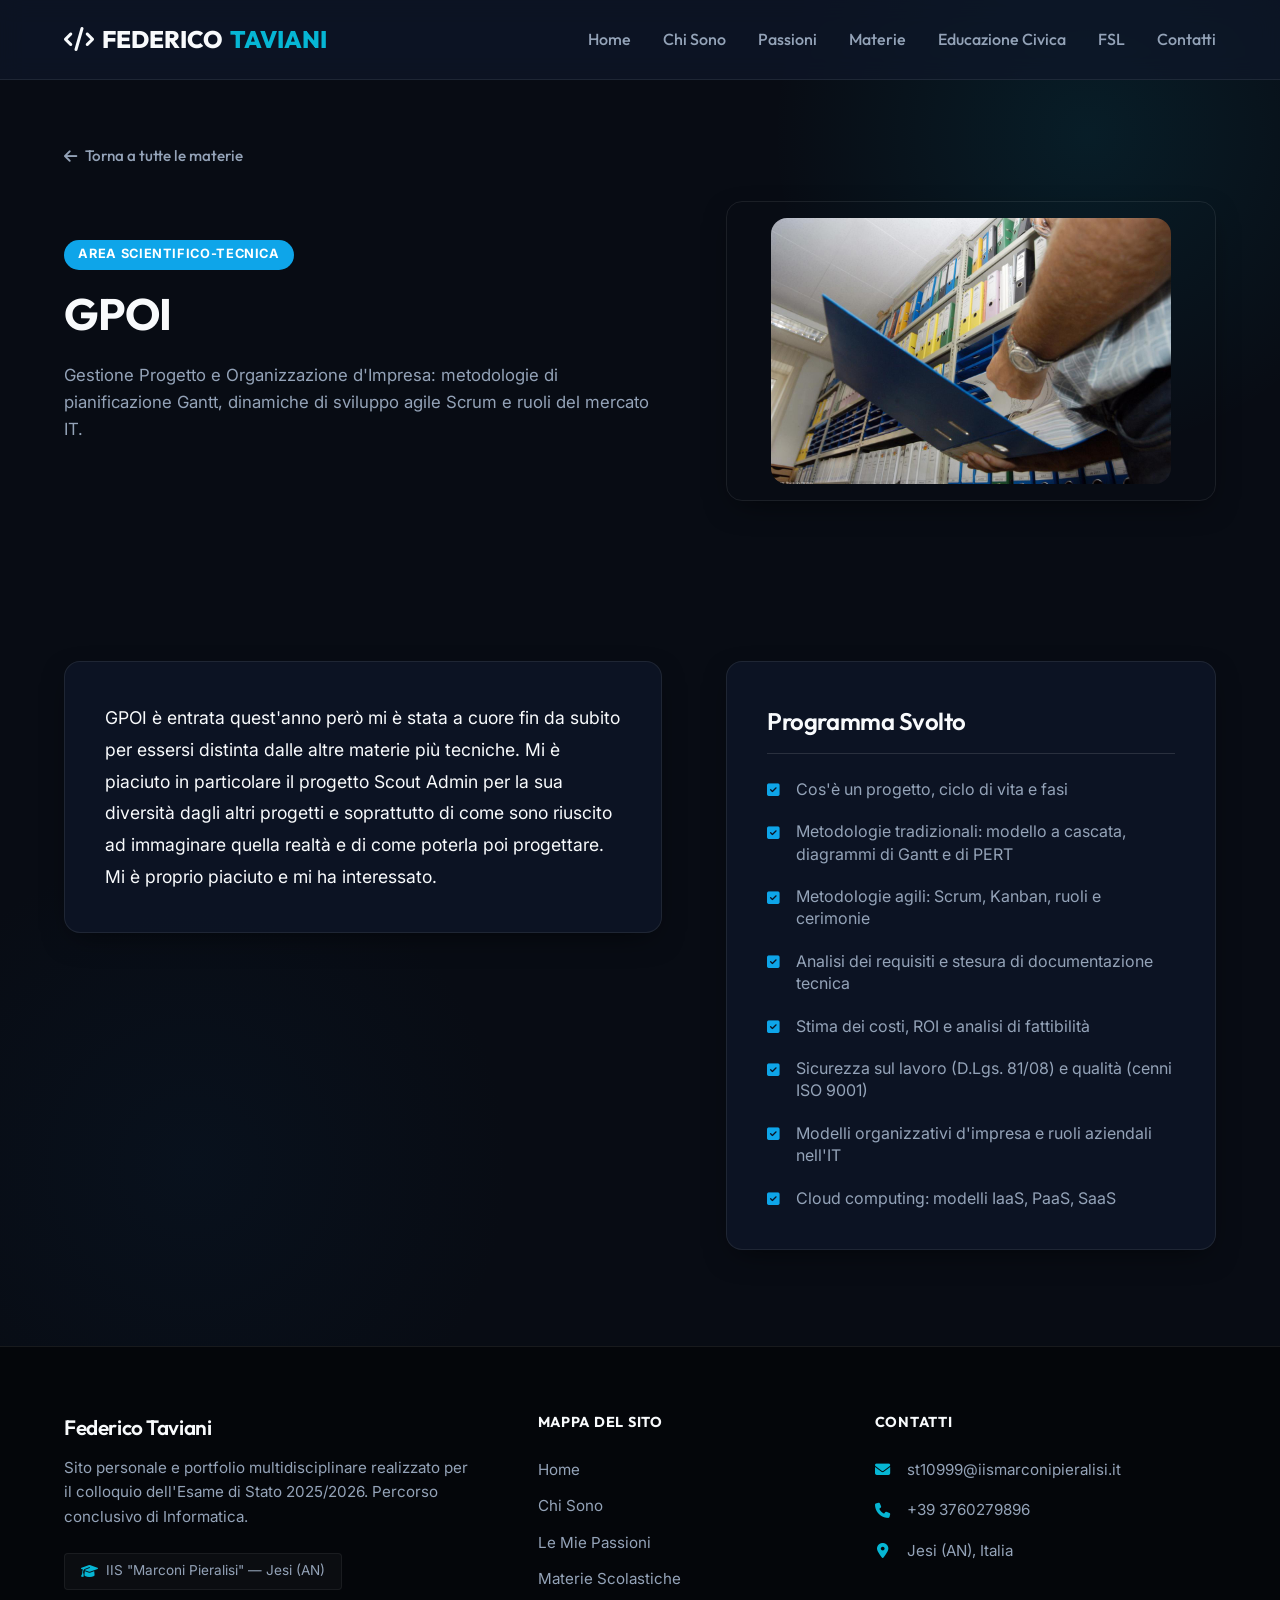
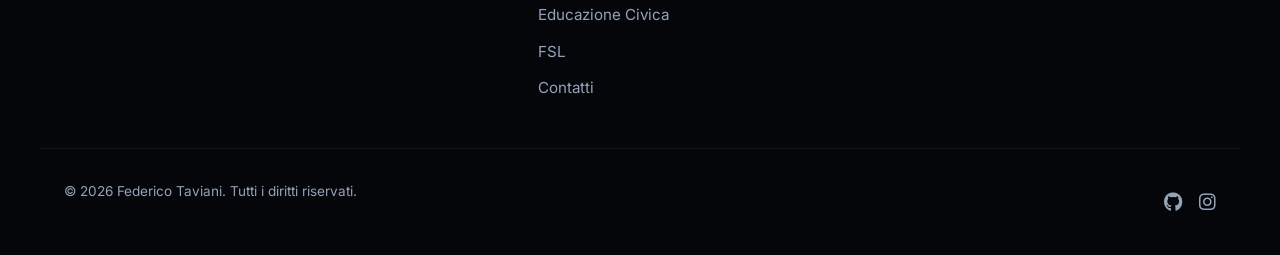
<file: materia-gpoi.html>
<!DOCTYPE html>
<html lang="it">
<head>
  <meta charset="UTF-8">
  <meta name="viewport" content="width=device-width, initial-scale=1.0">
  <title>GPOI — Federico Taviani</title>
  
  <!-- Icone Font Awesome -->
  <link rel="stylesheet" href="https://cdnjs.cloudflare.com/ajax/libs/font-awesome/6.4.0/css/all.min.css">
  
  <!-- Foglio di Stile Personalizzato -->
  <link rel="stylesheet" href="css/style.css">
</head>
<body>

  <!-- NAVBAR E TESTATA STICKY -->
  <header class="site-header" id="siteHeader">
    <div class="container nav-container">
      <a href="index.html" class="site-logo" aria-label="Federico Taviani Home">
        <i class="fa-solid fa-code"></i> FEDERICO<span>TAVIANI</span>
      </a>
      
      <button class="hamburger-toggle" aria-label="Apri menu di navigazione" aria-expanded="false" aria-controls="navMenu">
        <span></span>
        <span></span>
        <span></span>
      </button>
      
      <nav class="site-navigation">
        <ul class="nav-menu" id="navMenu">
          <li><a href="index.html#home" class="nav-link">Home</a></li>
          <li><a href="index.html#chi-sono" class="nav-link">Chi Sono</a></li>
          <li><a href="index.html#passioni" class="nav-link">Passioni</a></li>
          <li><a href="materie.html" class="nav-link">Materie</a></li>
          <li><a href="educazione-civica.html" class="nav-link">Educazione Civica</a></li>
          <li><a href="pcto.html" class="nav-link">FSL</a></li>
          <li><a href="contatti.html" class="nav-link">Contatti</a></li>
        </ul>
      </nav>
    </div>
  </header>

  <main>
    <article class="container materia-detail-header">
      <a href="materie.html" class="btn-back"><i class="fa-solid fa-arrow-left"></i> Torna a tutte le materie</a>
      
      <div class="materia-header-grid">
        <div class="materia-header-text">
          <span class="materia-tag-label tech">Area Scientifico-Tecnica</span>
          <h1 class="materia-detail-title">GPOI</h1>
          <p>Gestione Progetto e Organizzazione d'Impresa: metodologie di pianificazione Gantt, dinamiche di sviluppo agile Scrum e ruoli del mercato IT.</p>
        </div>
        <div class="materia-header-img-wrapper">
          <img src="immagini/materia-gpoi.jpg" alt="Pianificazione Gantt e Kanban board aziendale" width="500" height="300">
        </div>
      </div>
    </article>

    <section class="materia-content-body">
      <div class="container materia-content-grid">
        
        <!-- Riflessione Personale sulla materia -->
        <div class="materia-descr-card">
          <p>GPOI è entrata quest'anno però mi è stata a cuore fin da subito per essersi distinta dalle altre materie più tecniche. Mi è piaciuto in particolare il progetto Scout Admin per la sua diversità dagli altri progetti e soprattutto di come sono riuscito ad immaginare quella realtà e di come poterla poi progettare. Mi è proprio piaciuto e mi ha interessato.</p>
        </div>

        <!-- Argomenti del Programma Scolastico -->
        <div class="materia-program-card">
          <h3>Programma Svolto</h3>
          <ul class="program-list">
            <li class="program-item tech">
              <i class="fa-solid fa-square-check"></i>
              <span>Cos'è un progetto, ciclo di vita e fasi</span>
            </li>
            <li class="program-item tech">
              <i class="fa-solid fa-square-check"></i>
              <span>Metodologie tradizionali: modello a cascata, diagrammi di Gantt e di PERT</span>
            </li>
            <li class="program-item tech">
              <i class="fa-solid fa-square-check"></i>
              <span>Metodologie agili: Scrum, Kanban, ruoli e cerimonie</span>
            </li>
            <li class="program-item tech">
              <i class="fa-solid fa-square-check"></i>
              <span>Analisi dei requisiti e stesura di documentazione tecnica</span>
            </li>
            <li class="program-item tech">
              <i class="fa-solid fa-square-check"></i>
              <span>Stima dei costi, ROI e analisi di fattibilità</span>
            </li>
            <li class="program-item tech">
              <i class="fa-solid fa-square-check"></i>
              <span>Sicurezza sul lavoro (D.Lgs. 81/08) e qualità (cenni ISO 9001)</span>
            </li>
            <li class="program-item tech">
              <i class="fa-solid fa-square-check"></i>
              <span>Modelli organizzativi d'impresa e ruoli aziendali nell'IT</span>
            </li>
            <li class="program-item tech">
              <i class="fa-solid fa-square-check"></i>
              <span>Cloud computing: modelli IaaS, PaaS, SaaS</span>
            </li>
          </ul>
        </div>

      </div>
    </section>
  </main>

  <!-- FOOTER CONDIVISO -->
  <footer class="site-footer">
    <div class="container footer-grid">
      <div class="footer-col-info">
        <h3>Federico Taviani</h3>
        <p>Sito personale e portfolio multidisciplinare realizzato per il colloquio dell'Esame di Stato 2025/2026. Percorso conclusivo di Informatica.</p>
        <div class="footer-school-badge">
          <i class="fa-solid fa-graduation-cap"></i> IIS "Marconi Pieralisi" — Jesi (AN)
        </div>
      </div>
      
      <div class="footer-col-links">
        <h4>Mappa del Sito</h4>
        <ul class="footer-links-list">
          <li><a href="index.html#home">Home</a></li>
          <li><a href="index.html#chi-sono">Chi Sono</a></li>
          <li><a href="index.html#passioni">Le Mie Passioni</a></li>
          <li><a href="materie.html">Materie Scolastiche</a></li>
          <li><a href="educazione-civica.html">Educazione Civica</a></li>
          <li><a href="pcto.html">FSL</a></li>
          <li><a href="contatti.html">Contatti</a></li>
        </ul>
      </div>

      <div class="footer-col-contact">
        <h4>Contatti</h4>
        <ul class="footer-contact-list">
          <li>
            <i class="fa-solid fa-envelope"></i>
            <a href="mailto:st10999@iismarconipieralisi.it">st10999@iismarconipieralisi.it</a>
          </li>
          <li>
            <i class="fa-solid fa-phone"></i>
            <span>+39 3760279896</span>
          </li>
          <li>
            <i class="fa-solid fa-location-dot"></i>
            <span>Jesi (AN), Italia</span>
          </li>
        </ul>
      </div>
    </div>
    
    <div class="container footer-bottom">
      <p class="footer-copy">&copy; 2026 Federico Taviani. Tutti i diritti riservati.</p>
      <div class="footer-socials">
        <a href="https://github.com/TavianTorbian" target="_blank" class="footer-social-btn" aria-label="Profilo GitHub di Federico"><i class="fa-brands fa-github"></i></a>
        <a href="https://instagram.com/fedeetaviaaa._07" target="_blank" class="footer-social-btn" aria-label="Profilo Instagram di Federico"><i class="fa-brands fa-instagram"></i></a>
      </div>
    </div>
  </footer>

  <!-- Script JS -->
  <script src="js/main.js"></script>
</body>
</html>
</file>
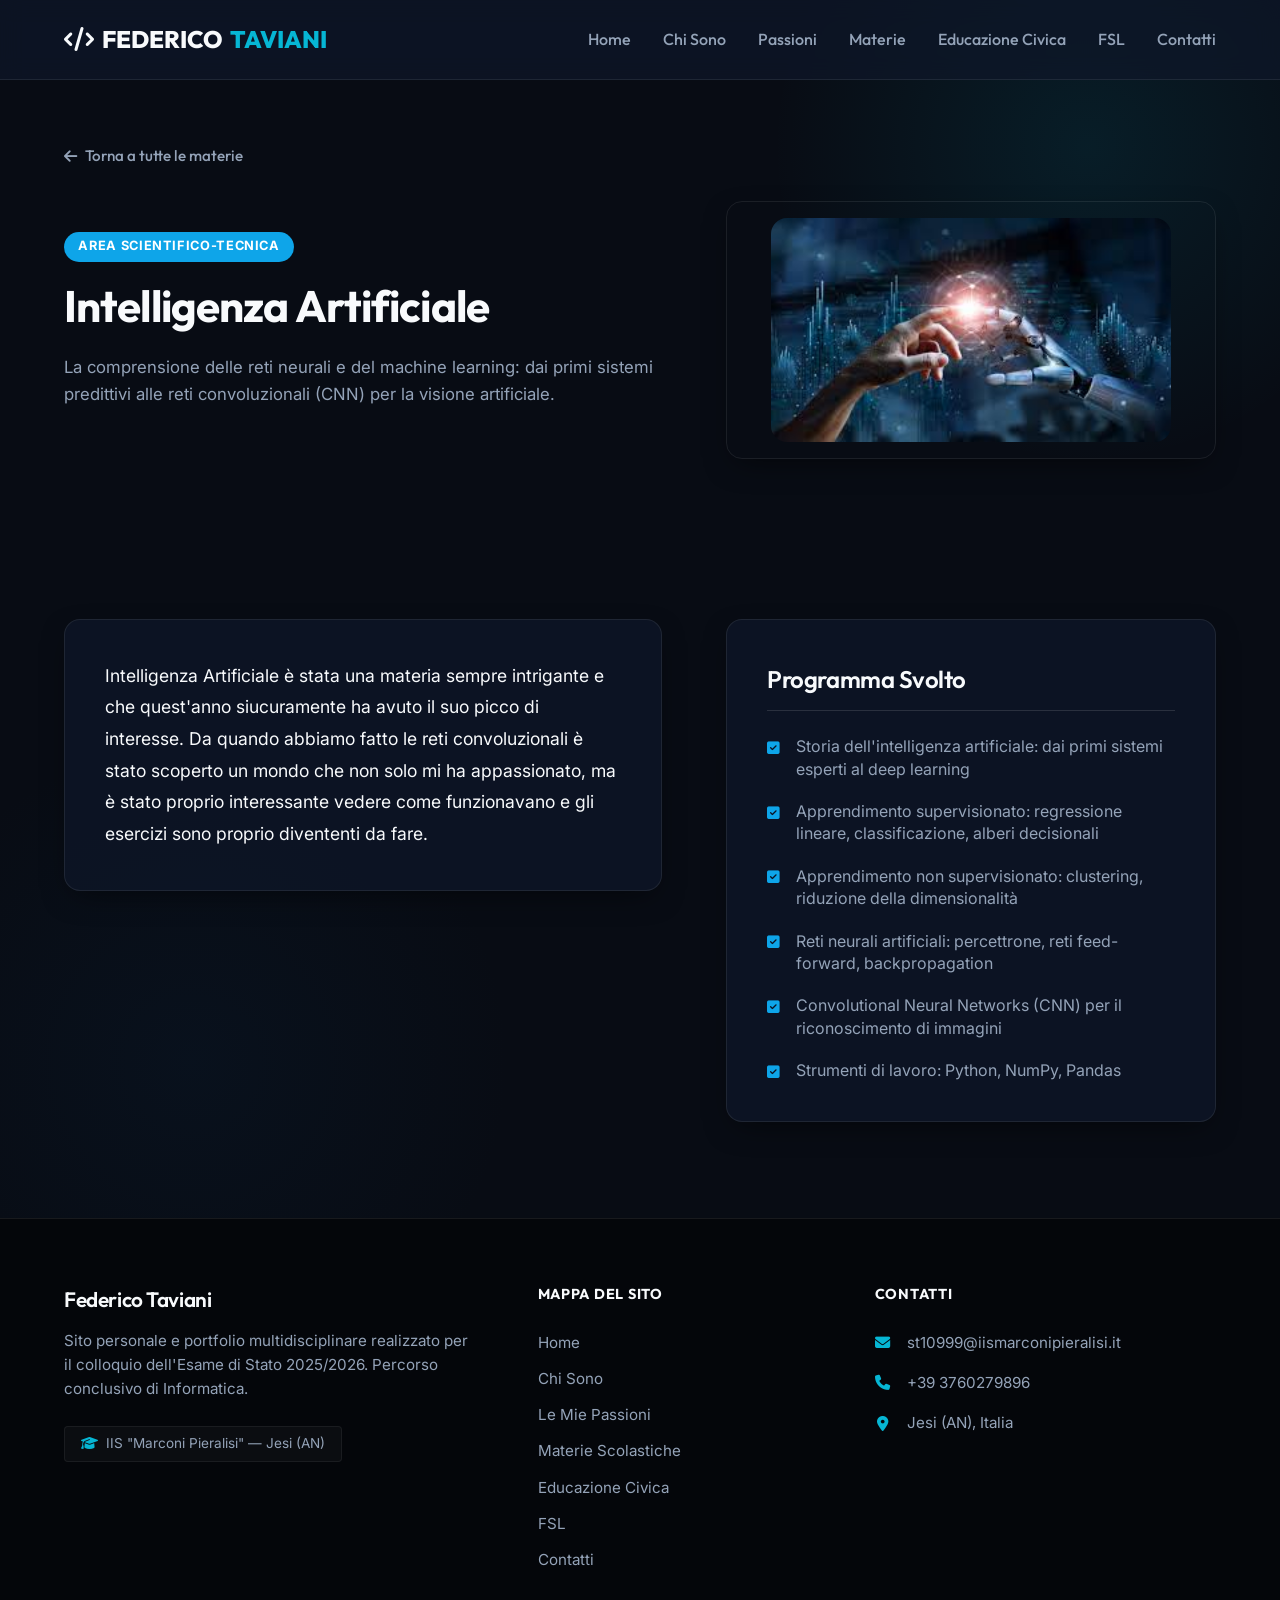
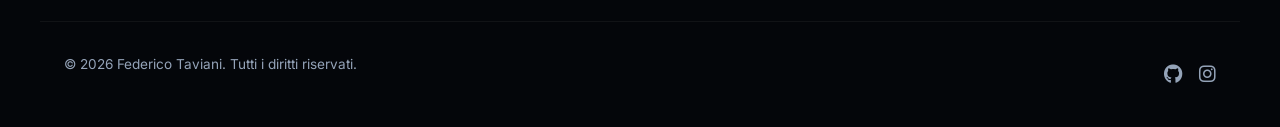
<file: materia-ia.html>
<!DOCTYPE html>
<html lang="it">
<head>
  <meta charset="UTF-8">
  <meta name="viewport" content="width=device-width, initial-scale=1.0">
  <title>Intelligenza Artificiale — Federico Taviani</title>
  
  <!-- Icone Font Awesome -->
  <link rel="stylesheet" href="https://cdnjs.cloudflare.com/ajax/libs/font-awesome/6.4.0/css/all.min.css">
  
  <!-- Foglio di Stile Personalizzato -->
  <link rel="stylesheet" href="css/style.css">
</head>
<body>

  <!-- NAVBAR E TESTATA STICKY -->
  <header class="site-header" id="siteHeader">
    <div class="container nav-container">
      <a href="index.html" class="site-logo" aria-label="Federico Taviani Home">
        <i class="fa-solid fa-code"></i> FEDERICO<span>TAVIANI</span>
      </a>
      
      <button class="hamburger-toggle" aria-label="Apri menu di navigazione" aria-expanded="false" aria-controls="navMenu">
        <span></span>
        <span></span>
        <span></span>
      </button>
      
      <nav class="site-navigation">
        <ul class="nav-menu" id="navMenu">
          <li><a href="index.html#home" class="nav-link">Home</a></li>
          <li><a href="index.html#chi-sono" class="nav-link">Chi Sono</a></li>
          <li><a href="index.html#passioni" class="nav-link">Passioni</a></li>
          <li><a href="materie.html" class="nav-link">Materie</a></li>
          <li><a href="educazione-civica.html" class="nav-link">Educazione Civica</a></li>
          <li><a href="pcto.html" class="nav-link">FSL</a></li>
          <li><a href="contatti.html" class="nav-link">Contatti</a></li>
        </ul>
      </nav>
    </div>
  </header>

  <main>
    <article class="container materia-detail-header">
      <a href="materie.html" class="btn-back"><i class="fa-solid fa-arrow-left"></i> Torna a tutte le materie</a>
      
      <div class="materia-header-grid">
        <div class="materia-header-text">
          <span class="materia-tag-label tech">Area Scientifico-Tecnica</span>
          <h1 class="materia-detail-title">Intelligenza Artificiale</h1>
          <p>La comprensione delle reti neurali e del machine learning: dai primi sistemi predittivi alle reti convoluzionali (CNN) per la visione artificiale.</p>
        </div>
        <div class="materia-header-img-wrapper">
          <img src="immagini/materia-ia.jpg" alt="Circuito a forma di cervello e reti neurali" width="500" height="300">
        </div>
      </div>
    </article>

    <section class="materia-content-body">
      <div class="container materia-content-grid">
        
        <!-- Riflessione Personale sulla materia -->
        <div class="materia-descr-card">
          <p>Intelligenza Artificiale è stata una materia sempre intrigante e che quest'anno siucuramente ha avuto il suo picco di interesse. Da quando abbiamo fatto le reti convoluzionali è stato scoperto un mondo che non solo mi ha appassionato, ma è stato proprio interessante vedere come funzionavano e gli esercizi sono proprio divententi da fare.</p>
        </div>

        <!-- Argomenti del Programma Scolastico -->
        <div class="materia-program-card">
          <h3>Programma Svolto</h3>
          <ul class="program-list">
            <li class="program-item tech">
              <i class="fa-solid fa-square-check"></i>
              <span>Storia dell'intelligenza artificiale: dai primi sistemi esperti al deep learning</span>
            </li>
            <li class="program-item tech">
              <i class="fa-solid fa-square-check"></i>
              <span>Apprendimento supervisionato: regressione lineare, classificazione, alberi decisionali</span>
            </li>
            <li class="program-item tech">
              <i class="fa-solid fa-square-check"></i>
              <span>Apprendimento non supervisionato: clustering, riduzione della dimensionalità</span>
            </li>
            <li class="program-item tech">
              <i class="fa-solid fa-square-check"></i>
              <span>Reti neurali artificiali: percettrone, reti feed-forward, backpropagation</span>
            </li>
            <li class="program-item tech">
              <i class="fa-solid fa-square-check"></i>
              <span>Convolutional Neural Networks (CNN) per il riconoscimento di immagini</span>
            </li>
            <li class="program-item tech">
              <i class="fa-solid fa-square-check"></i>
              <span>Strumenti di lavoro: Python, NumPy, Pandas</span>
            </li>
          </ul>
        </div>

      </div>
    </section>
  </main>

  <!-- FOOTER CONDIVISO -->
  <footer class="site-footer">
    <div class="container footer-grid">
      <div class="footer-col-info">
        <h3>Federico Taviani</h3>
        <p>Sito personale e portfolio multidisciplinare realizzato per il colloquio dell'Esame di Stato 2025/2026. Percorso conclusivo di Informatica.</p>
        <div class="footer-school-badge">
          <i class="fa-solid fa-graduation-cap"></i> IIS "Marconi Pieralisi" — Jesi (AN)
        </div>
      </div>
      
      <div class="footer-col-links">
        <h4>Mappa del Sito</h4>
        <ul class="footer-links-list">
          <li><a href="index.html#home">Home</a></li>
          <li><a href="index.html#chi-sono">Chi Sono</a></li>
          <li><a href="index.html#passioni">Le Mie Passioni</a></li>
          <li><a href="materie.html">Materie Scolastiche</a></li>
          <li><a href="educazione-civica.html">Educazione Civica</a></li>
          <li><a href="pcto.html">FSL</a></li>
          <li><a href="contatti.html">Contatti</a></li>
        </ul>
      </div>

      <div class="footer-col-contact">
        <h4>Contatti</h4>
        <ul class="footer-contact-list">
          <li>
            <i class="fa-solid fa-envelope"></i>
            <a href="mailto:st10999@iismarconipieralisi.it">st10999@iismarconipieralisi.it</a>
          </li>
          <li>
            <i class="fa-solid fa-phone"></i>
            <span>+39 3760279896</span>
          </li>
          <li>
            <i class="fa-solid fa-location-dot"></i>
            <span>Jesi (AN), Italia</span>
          </li>
        </ul>
      </div>
    </div>
    
    <div class="container footer-bottom">
      <p class="footer-copy">&copy; 2026 Federico Taviani. Tutti i diritti riservati.</p>
      <div class="footer-socials">
        <a href="https://github.com/TavianTorbian" target="_blank" class="footer-social-btn" aria-label="Profilo GitHub di Federico"><i class="fa-brands fa-github"></i></a>
        <a href="https://instagram.com/fedeetaviaaa._07" target="_blank" class="footer-social-btn" aria-label="Profilo Instagram di Federico"><i class="fa-brands fa-instagram"></i></a>
      </div>
    </div>
  </footer>

  <!-- Script JS -->
  <script src="js/main.js"></script>
</body>
</html>
</file>
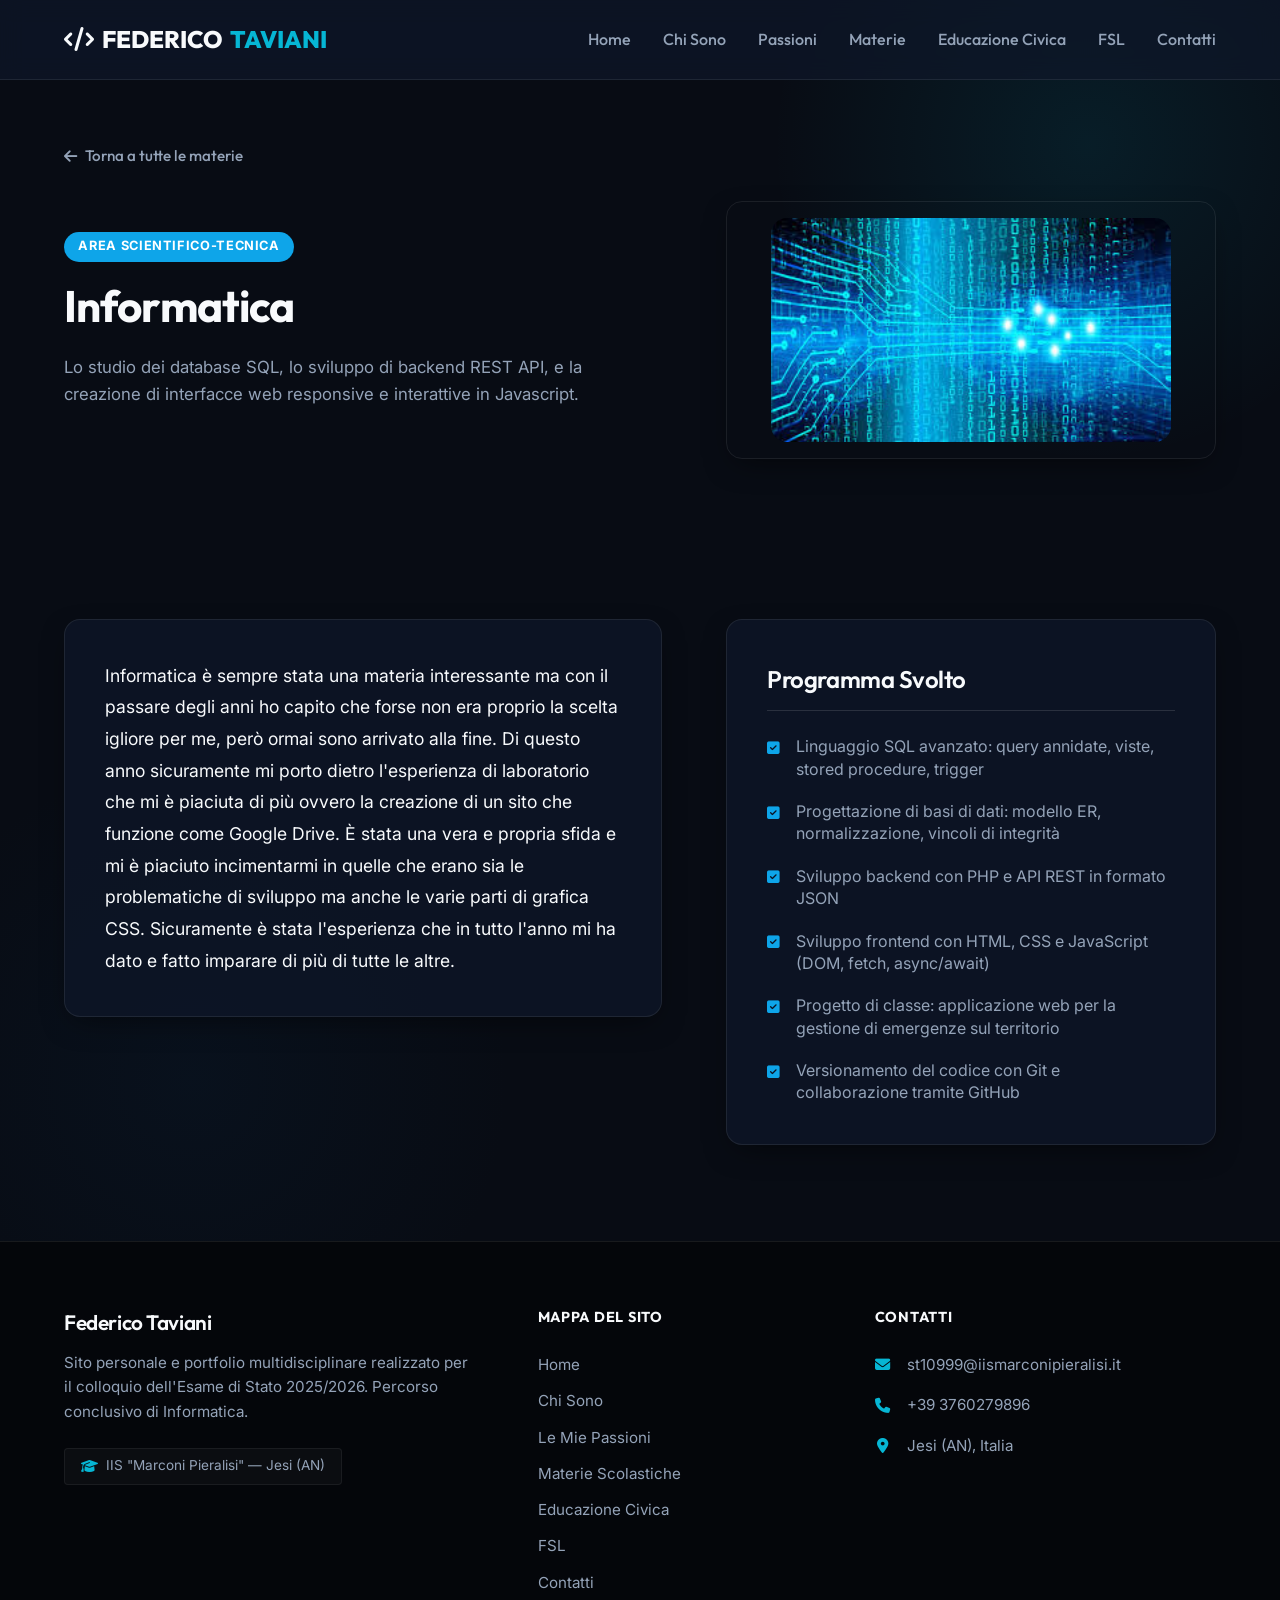
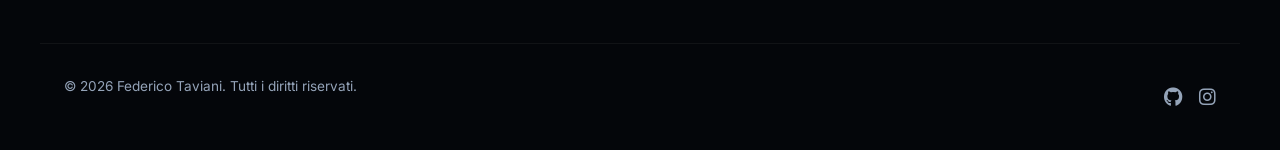
<file: materia-informatica.html>
<!DOCTYPE html>
<html lang="it">
<head>
  <meta charset="UTF-8">
  <meta name="viewport" content="width=device-width, initial-scale=1.0">
  <title>Informatica — Federico Taviani</title>
  
  <!-- Icone Font Awesome -->
  <link rel="stylesheet" href="https://cdnjs.cloudflare.com/ajax/libs/font-awesome/6.4.0/css/all.min.css">
  
  <!-- Foglio di Stile Personalizzato -->
  <link rel="stylesheet" href="css/style.css">
</head>
<body>

  <!-- NAVBAR E TESTATA STICKY -->
  <header class="site-header" id="siteHeader">
    <div class="container nav-container">
      <a href="index.html" class="site-logo" aria-label="Federico Taviani Home">
        <i class="fa-solid fa-code"></i> FEDERICO<span>TAVIANI</span>
      </a>
      
      <button class="hamburger-toggle" aria-label="Apri menu di navigazione" aria-expanded="false" aria-controls="navMenu">
        <span></span>
        <span></span>
        <span></span>
      </button>
      
      <nav class="site-navigation">
        <ul class="nav-menu" id="navMenu">
          <li><a href="index.html#home" class="nav-link">Home</a></li>
          <li><a href="index.html#chi-sono" class="nav-link">Chi Sono</a></li>
          <li><a href="index.html#passioni" class="nav-link">Passioni</a></li>
          <li><a href="materie.html" class="nav-link">Materie</a></li>
          <li><a href="educazione-civica.html" class="nav-link">Educazione Civica</a></li>
          <li><a href="pcto.html" class="nav-link">FSL</a></li>
          <li><a href="contatti.html" class="nav-link">Contatti</a></li>
        </ul>
      </nav>
    </div>
  </header>

  <main>
    <article class="container materia-detail-header">
      <a href="materie.html" class="btn-back"><i class="fa-solid fa-arrow-left"></i> Torna a tutte le materie</a>
      
      <div class="materia-header-grid">
        <div class="materia-header-text">
          <span class="materia-tag-label tech">Area Scientifico-Tecnica</span>
          <h1 class="materia-detail-title">Informatica</h1>
          <p>Lo studio dei database SQL, lo sviluppo di backend REST API, e la creazione di interfacce web responsive e interattive in Javascript.</p>
        </div>
        <div class="materia-header-img-wrapper">
          <img src="immagini/materia-informatica.jpg" alt="Codice di programmazione su monitor" width="500" height="300">
        </div>
      </div>
    </article>

    <section class="materia-content-body">
      <div class="container materia-content-grid">
        
        <!-- Riflessione Personale sulla materia -->
        <div class="materia-descr-card">
          <p>Informatica è sempre stata una materia interessante ma con il passare degli anni ho capito che forse non era proprio la scelta igliore per me, però ormai sono arrivato alla fine. Di questo anno sicuramente mi porto dietro l'esperienza di laboratorio che mi è piaciuta di più ovvero la creazione di un sito che funzione come Google Drive. È stata una vera e propria sfida e mi è piaciuto incimentarmi in quelle che erano sia le problematiche di sviluppo ma anche le varie parti di grafica CSS. Sicuramente è stata l'esperienza che in tutto l'anno mi ha dato e fatto imparare di più di tutte le altre.</p>
        </div>

        <!-- Argomenti del Programma Scolastico -->
        <div class="materia-program-card">
          <h3>Programma Svolto</h3>
          <ul class="program-list">
            <li class="program-item tech">
              <i class="fa-solid fa-square-check"></i>
              <span>Linguaggio SQL avanzato: query annidate, viste, stored procedure, trigger</span>
            </li>
            <li class="program-item tech">
              <i class="fa-solid fa-square-check"></i>
              <span>Progettazione di basi di dati: modello ER, normalizzazione, vincoli di integrità</span>
            </li>
            <li class="program-item tech">
              <i class="fa-solid fa-square-check"></i>
              <span>Sviluppo backend con PHP e API REST in formato JSON</span>
            </li>
            <li class="program-item tech">
              <i class="fa-solid fa-square-check"></i>
              <span>Sviluppo frontend con HTML, CSS e JavaScript (DOM, fetch, async/await)</span>
            </li>
            <li class="program-item tech">
              <i class="fa-solid fa-square-check"></i>
              <span>Progetto di classe: applicazione web per la gestione di emergenze sul territorio</span>
            </li>
            <li class="program-item tech">
              <i class="fa-solid fa-square-check"></i>
              <span>Versionamento del codice con Git e collaborazione tramite GitHub</span>
            </li>
          </ul>
        </div>

      </div>
    </section>
  </main>

  <!-- FOOTER CONDIVISO -->
  <footer class="site-footer">
    <div class="container footer-grid">
      <div class="footer-col-info">
        <h3>Federico Taviani</h3>
        <p>Sito personale e portfolio multidisciplinare realizzato per il colloquio dell'Esame di Stato 2025/2026. Percorso conclusivo di Informatica.</p>
        <div class="footer-school-badge">
          <i class="fa-solid fa-graduation-cap"></i> IIS "Marconi Pieralisi" — Jesi (AN)
        </div>
      </div>
      
      <div class="footer-col-links">
        <h4>Mappa del Sito</h4>
        <ul class="footer-links-list">
          <li><a href="index.html#home">Home</a></li>
          <li><a href="index.html#chi-sono">Chi Sono</a></li>
          <li><a href="index.html#passioni">Le Mie Passioni</a></li>
          <li><a href="materie.html">Materie Scolastiche</a></li>
          <li><a href="educazione-civica.html">Educazione Civica</a></li>
          <li><a href="pcto.html">FSL</a></li>
          <li><a href="contatti.html">Contatti</a></li>
        </ul>
      </div>

      <div class="footer-col-contact">
        <h4>Contatti</h4>
        <ul class="footer-contact-list">
          <li>
            <i class="fa-solid fa-envelope"></i>
            <a href="mailto:st10999@iismarconipieralisi.it">st10999@iismarconipieralisi.it</a>
          </li>
          <li>
            <i class="fa-solid fa-phone"></i>
            <span>+39 3760279896</span>
          </li>
          <li>
            <i class="fa-solid fa-location-dot"></i>
            <span>Jesi (AN), Italia</span>
          </li>
        </ul>
      </div>
    </div>
    
    <div class="container footer-bottom">
      <p class="footer-copy">&copy; 2026 Federico Taviani. Tutti i diritti riservati.</p>
      <div class="footer-socials">
        <a href="https://github.com/TavianTorbian" target="_blank" class="footer-social-btn" aria-label="Profilo GitHub di Federico"><i class="fa-brands fa-github"></i></a>
        <a href="https://instagram.com/fedeetaviaaa._07" target="_blank" class="footer-social-btn" aria-label="Profilo Instagram di Federico"><i class="fa-brands fa-instagram"></i></a>
      </div>
    </div>
  </footer>

  <!-- Script JS -->
  <script src="js/main.js"></script>
</body>
</html>
</file>
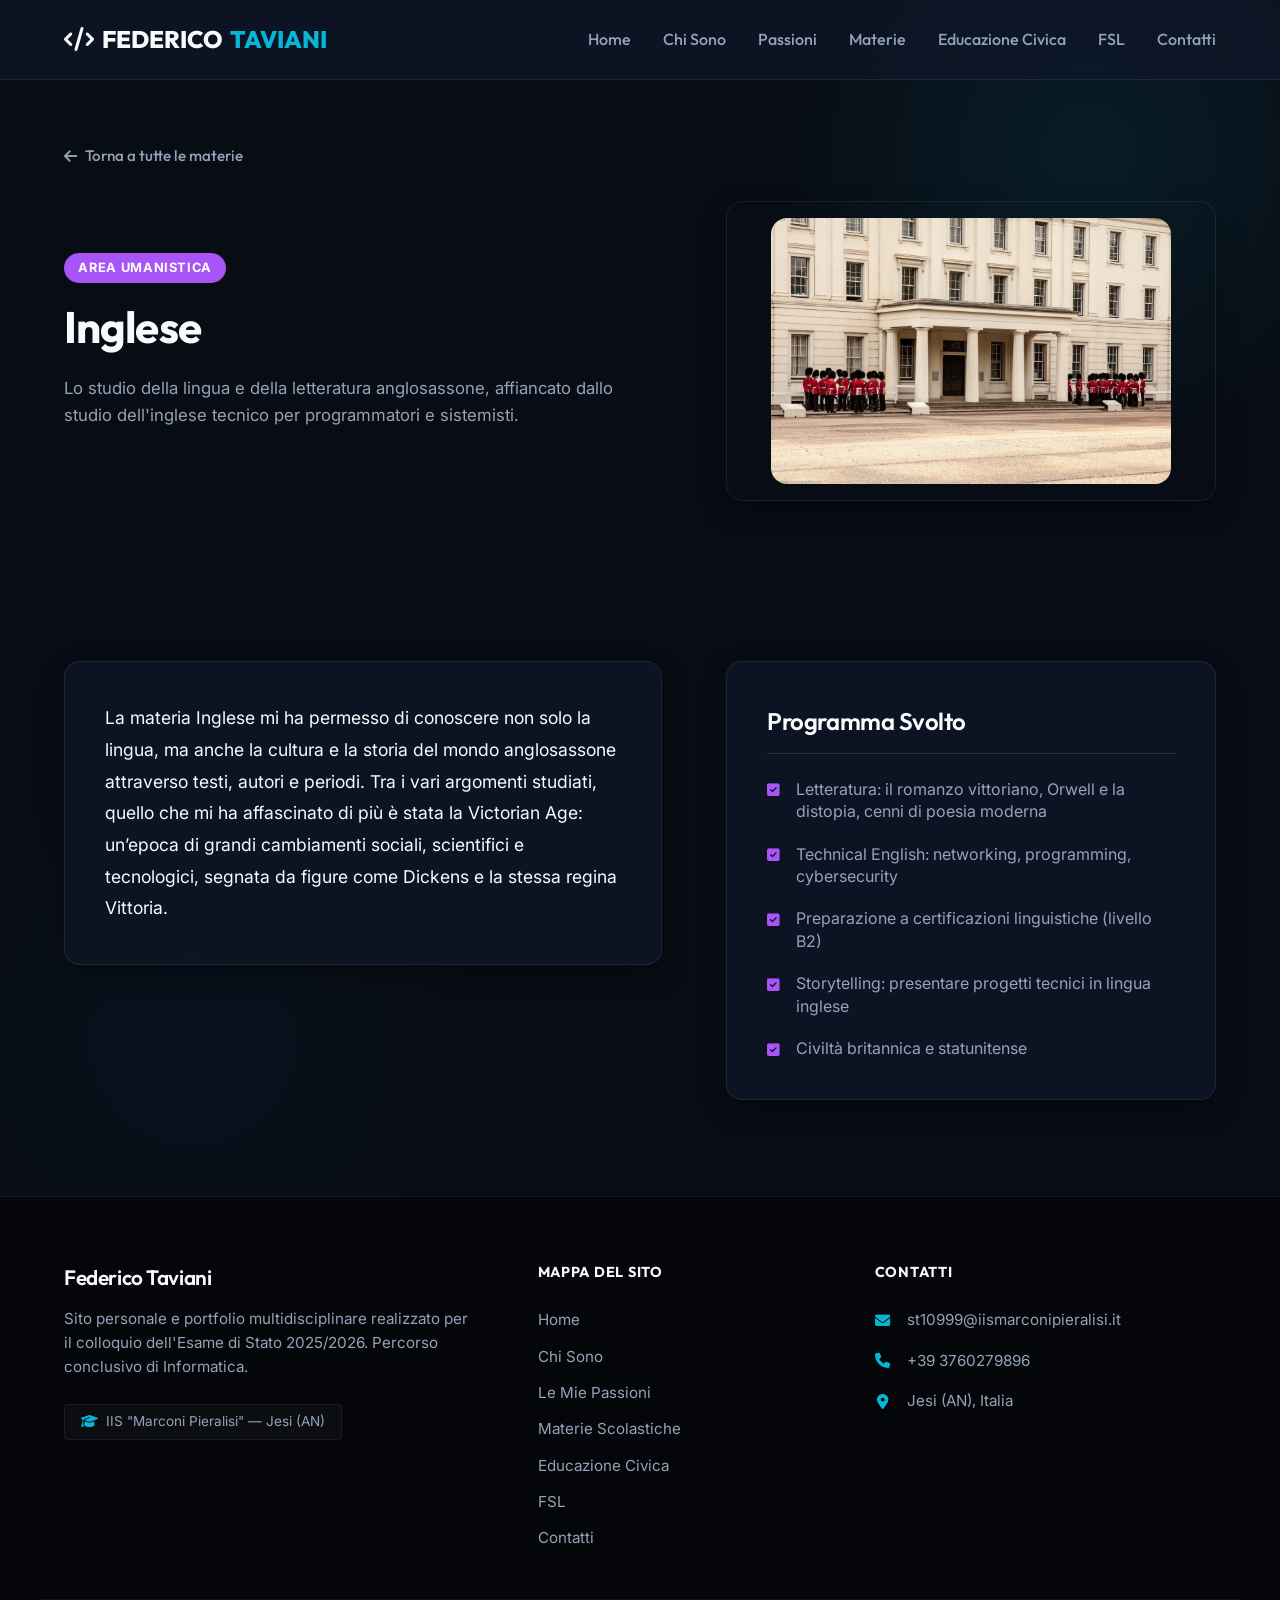
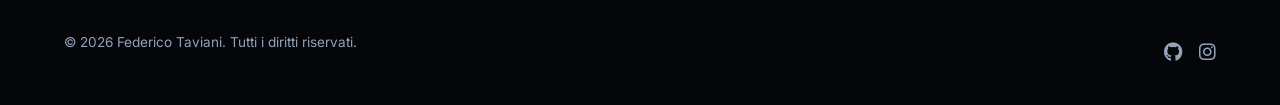
<file: materia-inglese.html>
<!DOCTYPE html>
<html lang="it">
<head>
  <meta charset="UTF-8">
  <meta name="viewport" content="width=device-width, initial-scale=1.0">
  <title>Inglese — Federico Taviani</title>
  
  <!-- Icone Font Awesome -->
  <link rel="stylesheet" href="https://cdnjs.cloudflare.com/ajax/libs/font-awesome/6.4.0/css/all.min.css">
  
  <!-- Foglio di Stile Personalizzato -->
  <link rel="stylesheet" href="css/style.css">
</head>
<body>

  <!-- NAVBAR E TESTATA STICKY -->
  <header class="site-header" id="siteHeader">
    <div class="container nav-container">
      <a href="index.html" class="site-logo" aria-label="Federico Taviani Home">
        <i class="fa-solid fa-code"></i> FEDERICO<span>TAVIANI</span>
      </a>
      
      <button class="hamburger-toggle" aria-label="Apri menu di navigazione" aria-expanded="false" aria-controls="navMenu">
        <span></span>
        <span></span>
        <span></span>
      </button>
      
      <nav class="site-navigation">
        <ul class="nav-menu" id="navMenu">
          <li><a href="index.html#home" class="nav-link">Home</a></li>
          <li><a href="index.html#chi-sono" class="nav-link">Chi Sono</a></li>
          <li><a href="index.html#passioni" class="nav-link">Passioni</a></li>
          <li><a href="materie.html" class="nav-link">Materie</a></li>
          <li><a href="educazione-civica.html" class="nav-link">Educazione Civica</a></li>
          <li><a href="pcto.html" class="nav-link">FSL</a></li>
          <li><a href="contatti.html" class="nav-link">Contatti</a></li>
        </ul>
      </nav>
    </div>
  </header>

  <main>
    <article class="container materia-detail-header">
      <a href="materie.html" class="btn-back"><i class="fa-solid fa-arrow-left"></i> Torna a tutte le materie</a>
      
      <div class="materia-header-grid">
        <div class="materia-header-text">
          <span class="materia-tag-label human">Area Umanistica</span>
          <h1 class="materia-detail-title">Inglese</h1>
          <p>Lo studio della lingua e della letteratura anglosassone, affiancato dallo studio dell'inglese tecnico per programmatori e sistemisti.</p>
        </div>
        <div class="materia-header-img-wrapper">
          <img src="immagini/materia-inglese.jpg" alt="Regno Unito e cabina telefonica di Londra" width="500" height="300">
        </div>
      </div>
    </article>

    <section class="materia-content-body">
      <div class="container materia-content-grid">
        
        <!-- Riflessione Personale sulla materia -->
        <div class="materia-descr-card">
          <p>La materia Inglese mi ha permesso di conoscere non solo la lingua, ma anche la cultura e la storia del mondo anglosassone attraverso testi, autori e periodi. Tra i vari argomenti studiati, quello che mi ha affascinato di più è stata la Victorian Age: un’epoca di grandi cambiamenti sociali, scientifici e tecnologici, segnata da figure come Dickens e la stessa regina Vittoria.</p>
        </div>

        <!-- Argomenti del Programma Scolastico -->
        <div class="materia-program-card">
          <h3>Programma Svolto</h3>
          <ul class="program-list">
            <li class="program-item human">
              <i class="fa-solid fa-square-check"></i>
              <span>Letteratura: il romanzo vittoriano, Orwell e la distopia, cenni di poesia moderna</span>
            </li>
            <li class="program-item human">
              <i class="fa-solid fa-square-check"></i>
              <span>Technical English: networking, programming, cybersecurity</span>
            </li>
            <li class="program-item human">
              <i class="fa-solid fa-square-check"></i>
              <span>Preparazione a certificazioni linguistiche (livello B2)</span>
            </li>
            <li class="program-item human">
              <i class="fa-solid fa-square-check"></i>
              <span>Storytelling: presentare progetti tecnici in lingua inglese</span>
            </li>
            <li class="program-item human">
              <i class="fa-solid fa-square-check"></i>
              <span>Civiltà britannica e statunitense</span>
            </li>
          </ul>
        </div>

      </div>
    </section>
  </main>

  <!-- FOOTER CONDIVISO -->
  <footer class="site-footer">
    <div class="container footer-grid">
      <div class="footer-col-info">
        <h3>Federico Taviani</h3>
        <p>Sito personale e portfolio multidisciplinare realizzato per il colloquio dell'Esame di Stato 2025/2026. Percorso conclusivo di Informatica.</p>
        <div class="footer-school-badge">
          <i class="fa-solid fa-graduation-cap"></i> IIS "Marconi Pieralisi" — Jesi (AN)
        </div>
      </div>
      
      <div class="footer-col-links">
        <h4>Mappa del Sito</h4>
        <ul class="footer-links-list">
          <li><a href="index.html#home">Home</a></li>
          <li><a href="index.html#chi-sono">Chi Sono</a></li>
          <li><a href="index.html#passioni">Le Mie Passioni</a></li>
          <li><a href="materie.html">Materie Scolastiche</a></li>
          <li><a href="educazione-civica.html">Educazione Civica</a></li>
          <li><a href="pcto.html">FSL</a></li>
          <li><a href="contatti.html">Contatti</a></li>
        </ul>
      </div>

      <div class="footer-col-contact">
        <h4>Contatti</h4>
        <ul class="footer-contact-list">
          <li>
            <i class="fa-solid fa-envelope"></i>
            <a href="mailto:st10999@iismarconipieralisi.it">st10999@iismarconipieralisi.it</a>
          </li>
          <li>
            <i class="fa-solid fa-phone"></i>
            <span>+39 3760279896</span>
          </li>
          <li>
            <i class="fa-solid fa-location-dot"></i>
            <span>Jesi (AN), Italia</span>
          </li>
        </ul>
      </div>
    </div>
    
    <div class="container footer-bottom">
      <p class="footer-copy">&copy; 2026 Federico Taviani. Tutti i diritti riservati.</p>
      <div class="footer-socials">
        <a href="https://github.com/TavianTorbian" target="_blank" class="footer-social-btn" aria-label="Profilo GitHub di Federico"><i class="fa-brands fa-github"></i></a>
        <a href="https://instagram.com/fedeetaviaaa._07" target="_blank" class="footer-social-btn" aria-label="Profilo Instagram di Federico"><i class="fa-brands fa-instagram"></i></a>
      </div>
    </div>
  </footer>

  <!-- Script JS -->
  <script src="js/main.js"></script>
</body>
</html>
</file>
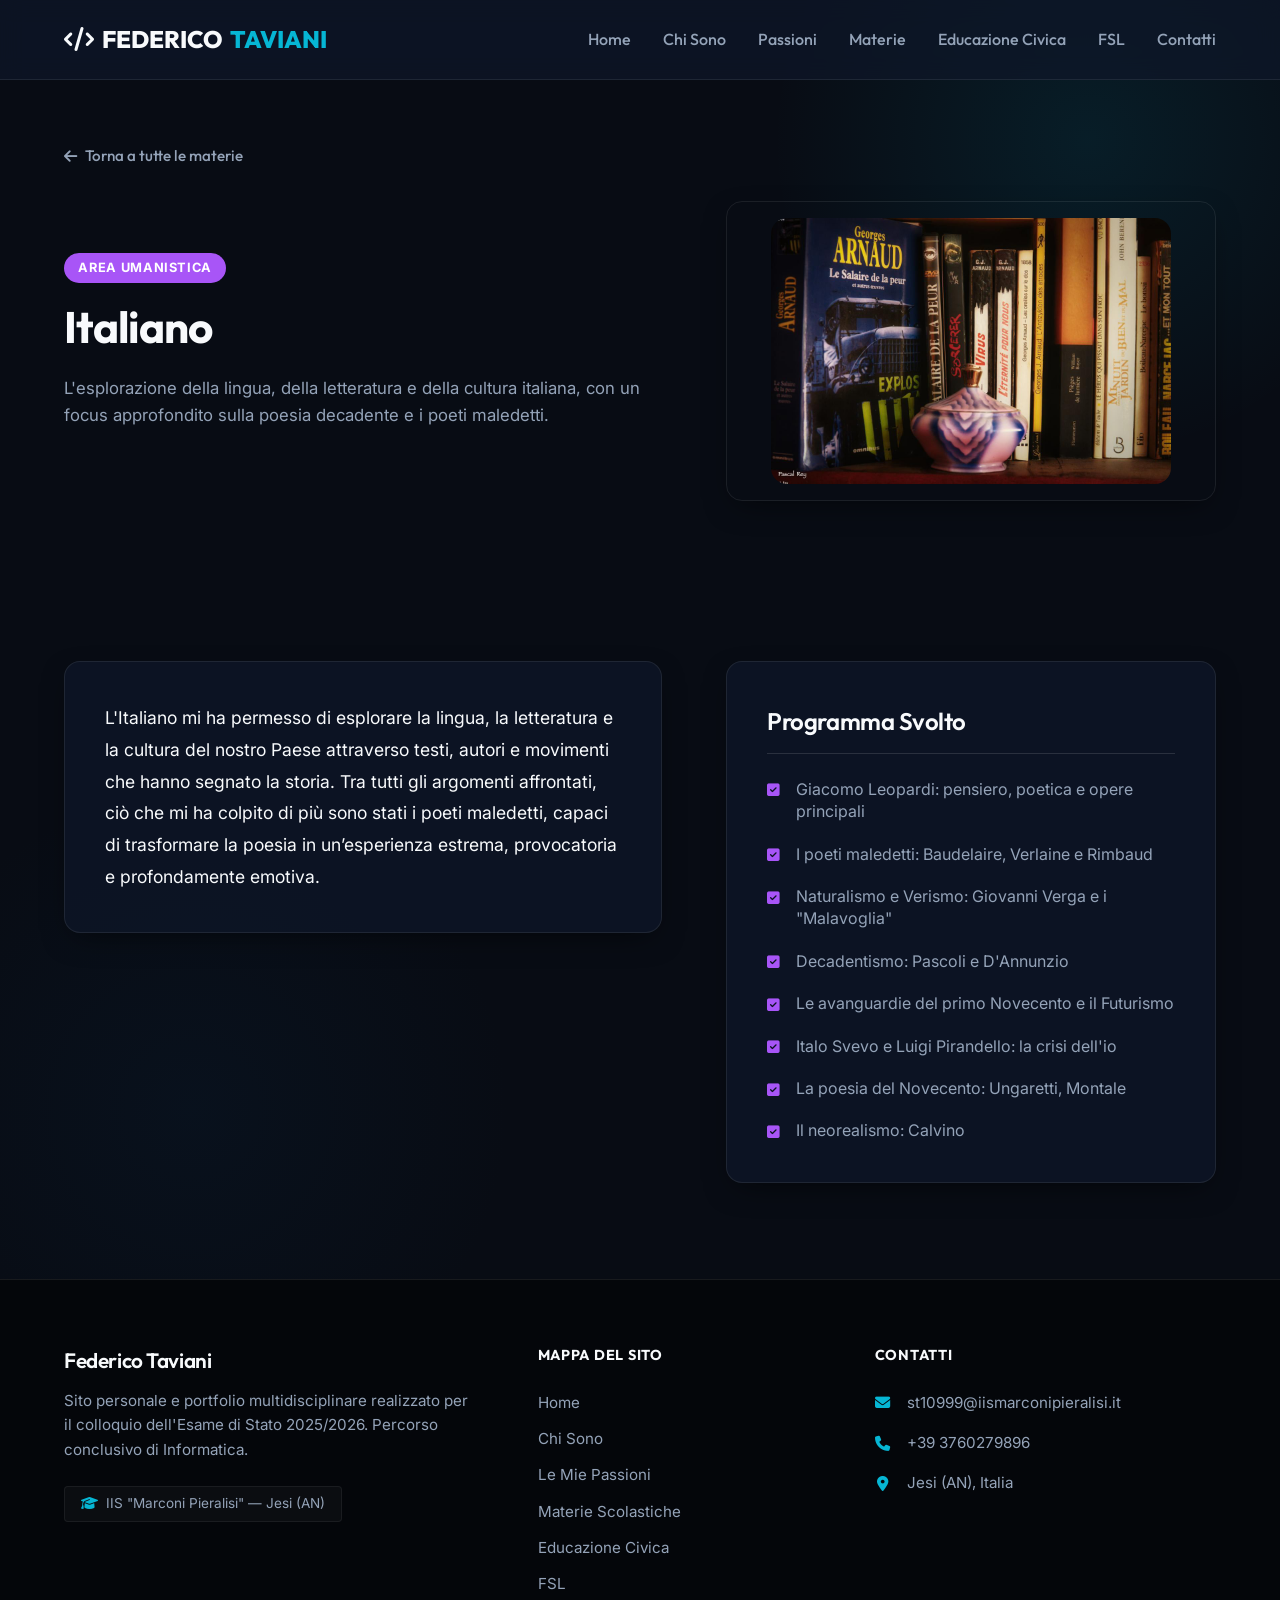
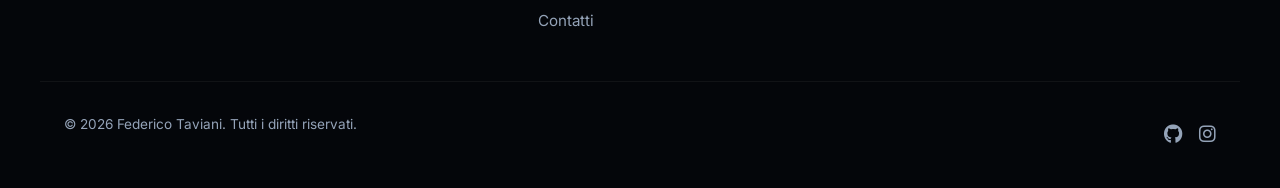
<file: materia-italiano.html>
<!DOCTYPE html>
<html lang="it">
<head>
  <meta charset="UTF-8">
  <meta name="viewport" content="width=device-width, initial-scale=1.0">
  <title>Italiano — Federico Taviani</title>
  
  <!-- Icone Font Awesome -->
  <link rel="stylesheet" href="https://cdnjs.cloudflare.com/ajax/libs/font-awesome/6.4.0/css/all.min.css">
  
  <!-- Foglio di Stile Personalizzato -->
  <link rel="stylesheet" href="css/style.css">
</head>
<body>

  <!-- NAVBAR E TESTATA STICKY -->
  <header class="site-header" id="siteHeader">
    <div class="container nav-container">
      <a href="index.html" class="site-logo" aria-label="Federico Taviani Home">
        <i class="fa-solid fa-code"></i> FEDERICO<span>TAVIANI</span>
      </a>
      
      <button class="hamburger-toggle" aria-label="Apri menu di navigazione" aria-expanded="false" aria-controls="navMenu">
        <span></span>
        <span></span>
        <span></span>
      </button>
      
      <nav class="site-navigation">
        <ul class="nav-menu" id="navMenu">
          <li><a href="index.html#home" class="nav-link">Home</a></li>
          <li><a href="index.html#chi-sono" class="nav-link">Chi Sono</a></li>
          <li><a href="index.html#passioni" class="nav-link">Passioni</a></li>
          <li><a href="materie.html" class="nav-link">Materie</a></li>
          <li><a href="educazione-civica.html" class="nav-link">Educazione Civica</a></li>
          <li><a href="pcto.html" class="nav-link">FSL</a></li>
          <li><a href="contatti.html" class="nav-link">Contatti</a></li>
        </ul>
      </nav>
    </div>
  </header>

  <main>
    <article class="container materia-detail-header">
      <a href="materie.html" class="btn-back"><i class="fa-solid fa-arrow-left"></i> Torna a tutte le materie</a>
      
      <div class="materia-header-grid">
        <div class="materia-header-text">
          <span class="materia-tag-label human">Area Umanistica</span>
          <h1 class="materia-detail-title">Italiano</h1>
          <p>L'esplorazione della lingua, della letteratura e della cultura italiana, con un focus approfondito sulla poesia decadente e i poeti maledetti.</p>
        </div>
        <div class="materia-header-img-wrapper">
          <img src="immagini/materia-italiano.jpg" alt="Pagine aperte di un libro antico" width="500" height="300">
        </div>
      </div>
    </article>

    <section class="materia-content-body">
      <div class="container materia-content-grid">
        
        <!-- Riflessione Personale sulla materia -->
        <div class="materia-descr-card">
          <p>L'Italiano mi ha permesso di esplorare la lingua, la letteratura e la cultura del nostro Paese attraverso testi, autori e movimenti che hanno segnato la storia. Tra tutti gli argomenti affrontati, ciò che mi ha colpito di più sono stati i poeti maledetti, capaci di trasformare la poesia in un’esperienza estrema, provocatoria e profondamente emotiva.</p>
        </div>

        <!-- Argomenti del Programma Scolastico -->
        <div class="materia-program-card">
          <h3>Programma Svolto</h3>
          <ul class="program-list">
            <li class="program-item human">
              <i class="fa-solid fa-square-check"></i>
              <span>Giacomo Leopardi: pensiero, poetica e opere principali</span>
            </li>
            <li class="program-item human">
              <i class="fa-solid fa-square-check"></i>
              <span>I poeti maledetti: Baudelaire, Verlaine e Rimbaud</span>
            </li>
            <li class="program-item human">
              <i class="fa-solid fa-square-check"></i>
              <span>Naturalismo e Verismo: Giovanni Verga e i "Malavoglia"</span>
            </li>
            <li class="program-item human">
              <i class="fa-solid fa-square-check"></i>
              <span>Decadentismo: Pascoli e D'Annunzio</span>
            </li>
            <li class="program-item human">
              <i class="fa-solid fa-square-check"></i>
              <span>Le avanguardie del primo Novecento e il Futurismo</span>
            </li>
            <li class="program-item human">
              <i class="fa-solid fa-square-check"></i>
              <span>Italo Svevo e Luigi Pirandello: la crisi dell'io</span>
            </li>
            <li class="program-item human">
              <i class="fa-solid fa-square-check"></i>
              <span>La poesia del Novecento: Ungaretti, Montale</span>
            </li>
            <li class="program-item human">
              <i class="fa-solid fa-square-check"></i>
              <span>Il neorealismo: Calvino</span>
            </li>
          </ul>
        </div>

      </div>
    </section>
  </main>

  <!-- FOOTER CONDIVISO -->
  <footer class="site-footer">
    <div class="container footer-grid">
      <div class="footer-col-info">
        <h3>Federico Taviani</h3>
        <p>Sito personale e portfolio multidisciplinare realizzato per il colloquio dell'Esame di Stato 2025/2026. Percorso conclusivo di Informatica.</p>
        <div class="footer-school-badge">
          <i class="fa-solid fa-graduation-cap"></i> IIS "Marconi Pieralisi" — Jesi (AN)
        </div>
      </div>
      
      <div class="footer-col-links">
        <h4>Mappa del Sito</h4>
        <ul class="footer-links-list">
          <li><a href="index.html#home">Home</a></li>
          <li><a href="index.html#chi-sono">Chi Sono</a></li>
          <li><a href="index.html#passioni">Le Mie Passioni</a></li>
          <li><a href="materie.html">Materie Scolastiche</a></li>
          <li><a href="educazione-civica.html">Educazione Civica</a></li>
          <li><a href="pcto.html">FSL</a></li>
          <li><a href="contatti.html">Contatti</a></li>
        </ul>
      </div>

      <div class="footer-col-contact">
        <h4>Contatti</h4>
        <ul class="footer-contact-list">
          <li>
            <i class="fa-solid fa-envelope"></i>
            <a href="mailto:st10999@iismarconipieralisi.it">st10999@iismarconipieralisi.it</a>
          </li>
          <li>
            <i class="fa-solid fa-phone"></i>
            <span>+39 3760279896</span>
          </li>
          <li>
            <i class="fa-solid fa-location-dot"></i>
            <span>Jesi (AN), Italia</span>
          </li>
        </ul>
      </div>
    </div>
    
    <div class="container footer-bottom">
      <p class="footer-copy">&copy; 2026 Federico Taviani. Tutti i diritti riservati.</p>
      <div class="footer-socials">
        <a href="https://github.com/TavianTorbian" target="_blank" class="footer-social-btn" aria-label="Profilo GitHub di Federico"><i class="fa-brands fa-github"></i></a>
        <a href="https://instagram.com/fedeetaviaaa._07" target="_blank" class="footer-social-btn" aria-label="Profilo Instagram di Federico"><i class="fa-brands fa-instagram"></i></a>
      </div>
    </div>
  </footer>

  <!-- Script JS -->
  <script src="js/main.js"></script>
</body>
</html>
</file>
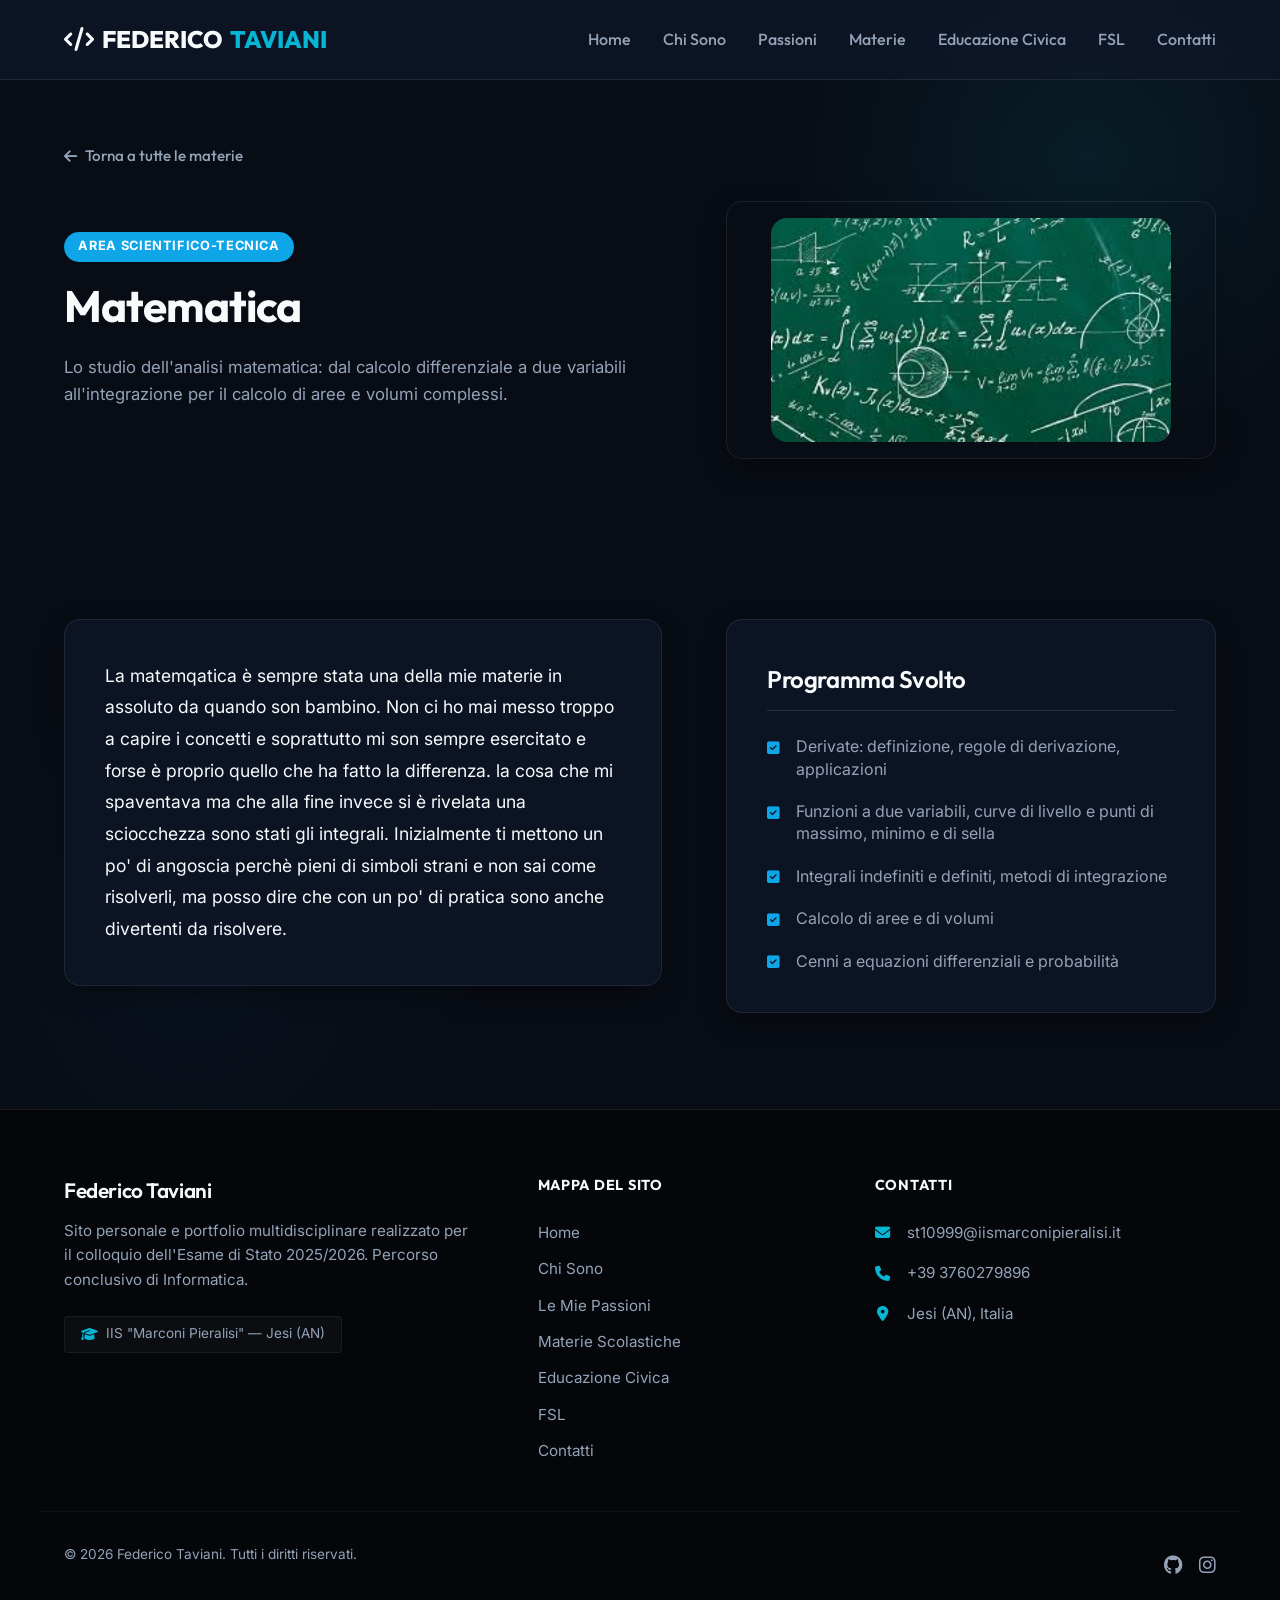
<file: materia-matematica.html>
<!DOCTYPE html>
<html lang="it">
<head>
  <meta charset="UTF-8">
  <meta name="viewport" content="width=device-width, initial-scale=1.0">
  <title>Matematica — Federico Taviani</title>
  
  <!-- Icone Font Awesome -->
  <link rel="stylesheet" href="https://cdnjs.cloudflare.com/ajax/libs/font-awesome/6.4.0/css/all.min.css">
  
  <!-- Foglio di Stile Personalizzato -->
  <link rel="stylesheet" href="css/style.css">
</head>
<body>

  <!-- NAVBAR E TESTATA STICKY -->
  <header class="site-header" id="siteHeader">
    <div class="container nav-container">
      <a href="index.html" class="site-logo" aria-label="Federico Taviani Home">
        <i class="fa-solid fa-code"></i> FEDERICO<span>TAVIANI</span>
      </a>
      
      <button class="hamburger-toggle" aria-label="Apri menu di navigazione" aria-expanded="false" aria-controls="navMenu">
        <span></span>
        <span></span>
        <span></span>
      </button>
      
      <nav class="site-navigation">
        <ul class="nav-menu" id="navMenu">
          <li><a href="index.html#home" class="nav-link">Home</a></li>
          <li><a href="index.html#chi-sono" class="nav-link">Chi Sono</a></li>
          <li><a href="index.html#passioni" class="nav-link">Passioni</a></li>
          <li><a href="materie.html" class="nav-link">Materie</a></li>
          <li><a href="educazione-civica.html" class="nav-link">Educazione Civica</a></li>
          <li><a href="pcto.html" class="nav-link">FSL</a></li>
          <li><a href="contatti.html" class="nav-link">Contatti</a></li>
        </ul>
      </nav>
    </div>
  </header>

  <main>
    <article class="container materia-detail-header">
      <a href="materie.html" class="btn-back"><i class="fa-solid fa-arrow-left"></i> Torna a tutte le materie</a>
      
      <div class="materia-header-grid">
        <div class="materia-header-text">
          <span class="materia-tag-label tech">Area Scientifico-Tecnica</span>
          <h1 class="materia-detail-title">Matematica</h1>
          <p>Lo studio dell'analisi matematica: dal calcolo differenziale a due variabili all'integrazione per il calcolo di aree e volumi complessi.</p>
        </div>
        <div class="materia-header-img-wrapper">
          <img src="immagini/materia-matematica.jpg" alt="Equazioni matematiche e grafici cartesiani" width="500" height="300">
        </div>
      </div>
    </article>

    <section class="materia-content-body">
      <div class="container materia-content-grid">
        
        <!-- Riflessione Personale sulla materia -->
        <div class="materia-descr-card">
          <p>La matemqatica è sempre stata una della mie materie in assoluto da quando son bambino. Non ci ho mai messo troppo a capire i concetti e soprattutto mi son sempre esercitato e forse è proprio quello che ha fatto la differenza. la cosa che mi spaventava ma che alla fine invece si è rivelata una sciocchezza sono stati gli integrali. Inizialmente ti mettono un po' di angoscia perchè pieni di simboli strani e non sai come risolverli, ma posso dire che con un po' di pratica sono anche divertenti da risolvere.</p>
        </div>

        <!-- Argomenti del Programma Scolastico -->
        <div class="materia-program-card">
          <h3>Programma Svolto</h3>
          <ul class="program-list">
            <li class="program-item tech">
              <i class="fa-solid fa-square-check"></i>
              <span>Derivate: definizione, regole di derivazione, applicazioni</span>
            </li>
            <li class="program-item tech">
              <i class="fa-solid fa-square-check"></i>
              <span>Funzioni a due variabili, curve di livello e punti di massimo, minimo e di sella</span>
            </li>
            <li class="program-item tech">
              <i class="fa-solid fa-square-check"></i>
              <span>Integrali indefiniti e definiti, metodi di integrazione</span>
            </li>
            <li class="program-item tech">
              <i class="fa-solid fa-square-check"></i>
              <span>Calcolo di aree e di volumi</span>
            </li>
            <li class="program-item tech">
              <i class="fa-solid fa-square-check"></i>
              <span>Cenni a equazioni differenziali e probabilità</span>
            </li>
          </ul>
        </div>

      </div>
    </section>
  </main>

  <!-- FOOTER CONDIVISO -->
  <footer class="site-footer">
    <div class="container footer-grid">
      <div class="footer-col-info">
        <h3>Federico Taviani</h3>
        <p>Sito personale e portfolio multidisciplinare realizzato per il colloquio dell'Esame di Stato 2025/2026. Percorso conclusivo di Informatica.</p>
        <div class="footer-school-badge">
          <i class="fa-solid fa-graduation-cap"></i> IIS "Marconi Pieralisi" — Jesi (AN)
        </div>
      </div>
      
      <div class="footer-col-links">
        <h4>Mappa del Sito</h4>
        <ul class="footer-links-list">
          <li><a href="index.html#home">Home</a></li>
          <li><a href="index.html#chi-sono">Chi Sono</a></li>
          <li><a href="index.html#passioni">Le Mie Passioni</a></li>
          <li><a href="materie.html">Materie Scolastiche</a></li>
          <li><a href="educazione-civica.html">Educazione Civica</a></li>
          <li><a href="pcto.html">FSL</a></li>
          <li><a href="contatti.html">Contatti</a></li>
        </ul>
      </div>

      <div class="footer-col-contact">
        <h4>Contatti</h4>
        <ul class="footer-contact-list">
          <li>
            <i class="fa-solid fa-envelope"></i>
            <a href="mailto:st10999@iismarconipieralisi.it">st10999@iismarconipieralisi.it</a>
          </li>
          <li>
            <i class="fa-solid fa-phone"></i>
            <span>+39 3760279896</span>
          </li>
          <li>
            <i class="fa-solid fa-location-dot"></i>
            <span>Jesi (AN), Italia</span>
          </li>
        </ul>
      </div>
    </div>
    
    <div class="container footer-bottom">
      <p class="footer-copy">&copy; 2026 Federico Taviani. Tutti i diritti riservati.</p>
      <div class="footer-socials">
        <a href="https://github.com/TavianTorbian" target="_blank" class="footer-social-btn" aria-label="Profilo GitHub di Federico"><i class="fa-brands fa-github"></i></a>
        <a href="https://instagram.com/fedeetaviaaa._07" target="_blank" class="footer-social-btn" aria-label="Profilo Instagram di Federico"><i class="fa-brands fa-instagram"></i></a>
      </div>
    </div>
  </footer>

  <!-- Script JS -->
  <script src="js/main.js"></script>
</body>
</html>
</file>
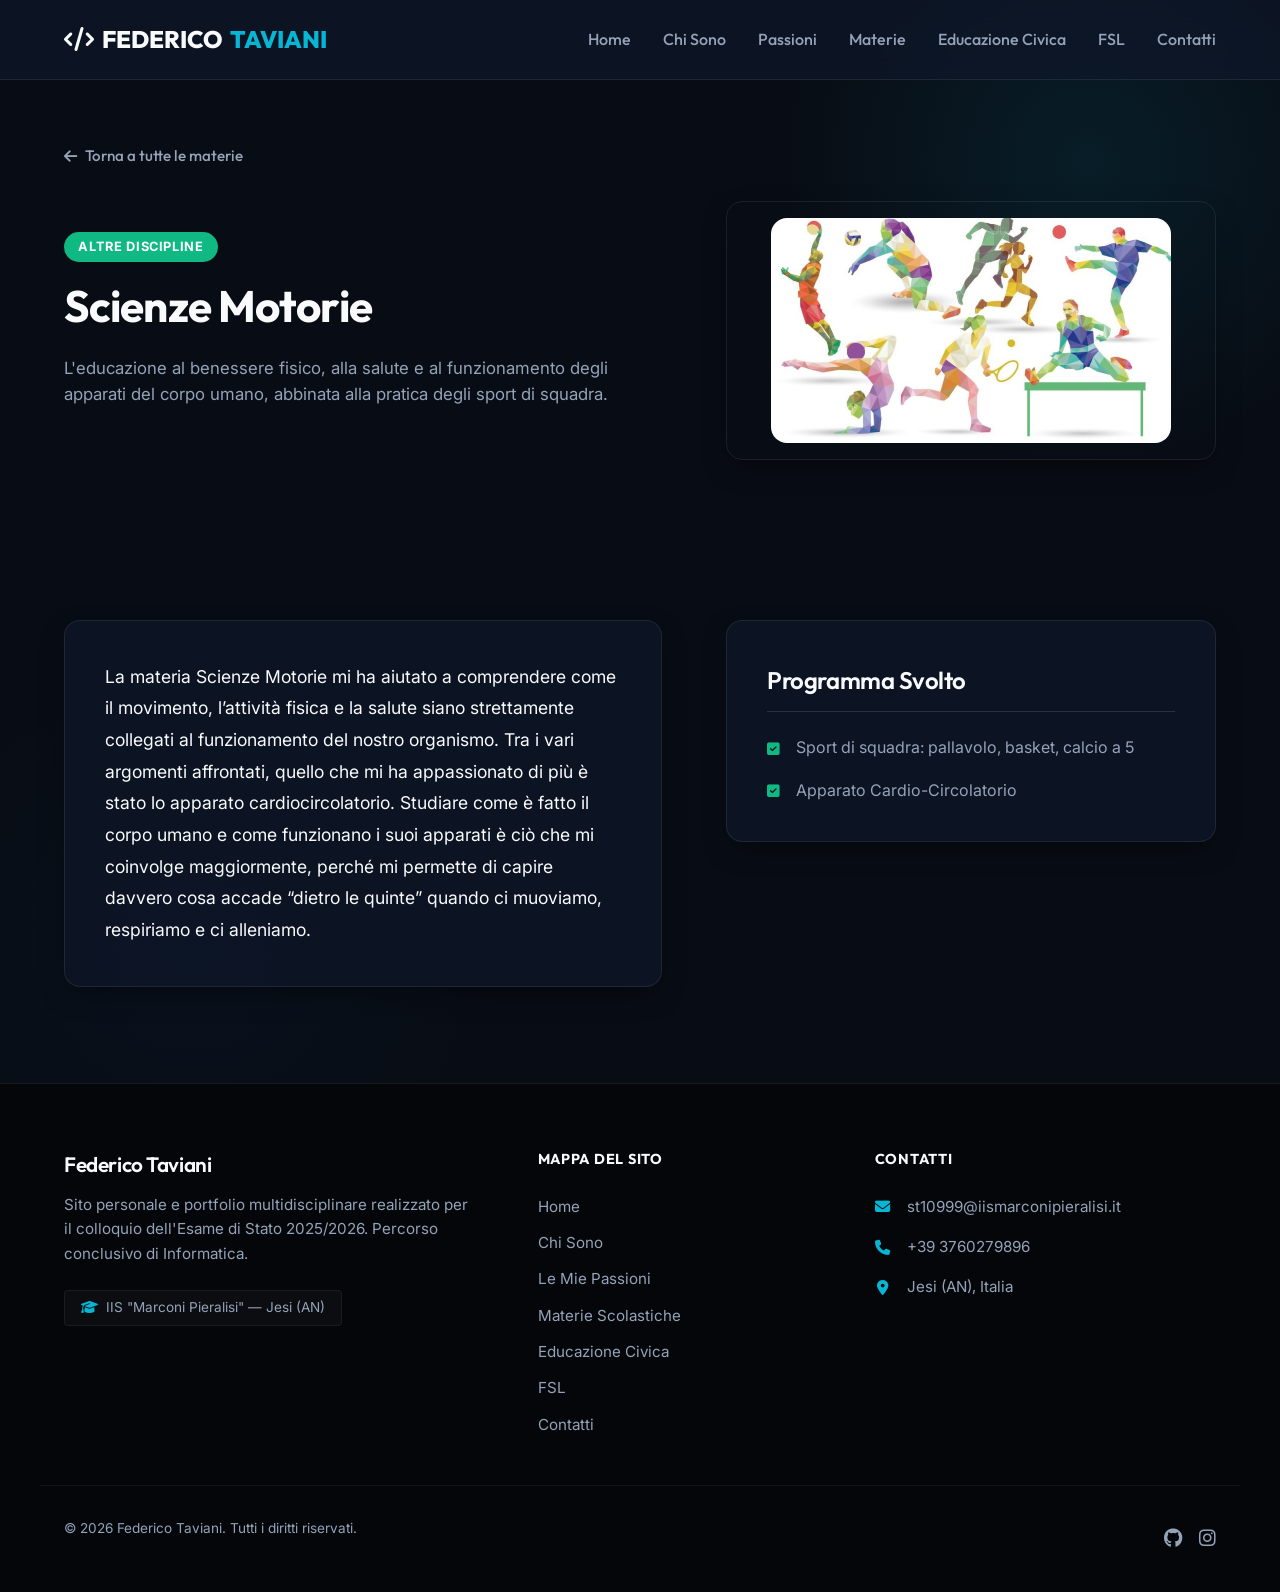
<file: materia-scienze-motorie.html>
<!DOCTYPE html>
<html lang="it">
<head>
  <meta charset="UTF-8">
  <meta name="viewport" content="width=device-width, initial-scale=1.0">
  <title>Scienze Motorie — Federico Taviani</title>
  
  <!-- Icone Font Awesome -->
  <link rel="stylesheet" href="https://cdnjs.cloudflare.com/ajax/libs/font-awesome/6.4.0/css/all.min.css">
  
  <!-- Foglio di Stile Personalizzato -->
  <link rel="stylesheet" href="css/style.css">
</head>
<body>

  <!-- NAVBAR E TESTATA STICKY -->
  <header class="site-header" id="siteHeader">
    <div class="container nav-container">
      <a href="index.html" class="site-logo" aria-label="Federico Taviani Home">
        <i class="fa-solid fa-code"></i> FEDERICO<span>TAVIANI</span>
      </a>
      
      <button class="hamburger-toggle" aria-label="Apri menu di navigazione" aria-expanded="false" aria-controls="navMenu">
        <span></span>
        <span></span>
        <span></span>
      </button>
      
      <nav class="site-navigation">
        <ul class="nav-menu" id="navMenu">
          <li><a href="index.html#home" class="nav-link">Home</a></li>
          <li><a href="index.html#chi-sono" class="nav-link">Chi Sono</a></li>
          <li><a href="index.html#passioni" class="nav-link">Passioni</a></li>
          <li><a href="materie.html" class="nav-link">Materie</a></li>
          <li><a href="educazione-civica.html" class="nav-link">Educazione Civica</a></li>
          <li><a href="pcto.html" class="nav-link">FSL</a></li>
          <li><a href="contatti.html" class="nav-link">Contatti</a></li>
        </ul>
      </nav>
    </div>
  </header>

  <main>
    <article class="container materia-detail-header">
      <a href="materie.html" class="btn-back"><i class="fa-solid fa-arrow-left"></i> Torna a tutte le materie</a>
      
      <div class="materia-header-grid">
        <div class="materia-header-text">
          <span class="materia-tag-label other">Altre discipline</span>
          <h1 class="materia-detail-title">Scienze Motorie</h1>
          <p>L'educazione al benessere fisico, alla salute e al funzionamento degli apparati del corpo umano, abbinata alla pratica degli sport di squadra.</p>
        </div>
        <div class="materia-header-img-wrapper">
          <img src="immagini/materia-scienze-motorie.jpg" alt="Campo e piste da corsa atletica" width="500" height="300">
        </div>
      </div>
    </article>

    <section class="materia-content-body">
      <div class="container materia-content-grid">
        
        <!-- Riflessione Personale sulla materia -->
        <div class="materia-descr-card">
          <p>La materia Scienze Motorie mi ha aiutato a comprendere come il movimento, l’attività fisica e la salute siano strettamente collegati al funzionamento del nostro organismo. Tra i vari argomenti affrontati, quello che mi ha appassionato di più è stato lo apparato cardiocircolatorio. Studiare come è fatto il corpo umano e come funzionano i suoi apparati è ciò che mi coinvolge maggiormente, perché mi permette di capire davvero cosa accade “dietro le quinte” quando ci muoviamo, respiriamo e ci alleniamo.</p>
        </div>

        <!-- Argomenti del Programma Scolastico -->
        <div class="materia-program-card">
          <h3>Programma Svolto</h3>
          <ul class="program-list">
            <li class="program-item other">
              <i class="fa-solid fa-square-check"></i>
              <span>Sport di squadra: pallavolo, basket, calcio a 5</span>
            </li>
            <li class="program-item other">
              <i class="fa-solid fa-square-check"></i>
              <span>Apparato Cardio-Circolatorio</span>
            </li>
          </ul>
        </div>

      </div>
    </section>
  </main>

  <!-- FOOTER CONDIVISO -->
  <footer class="site-footer">
    <div class="container footer-grid">
      <div class="footer-col-info">
        <h3>Federico Taviani</h3>
        <p>Sito personale e portfolio multidisciplinare realizzato per il colloquio dell'Esame di Stato 2025/2026. Percorso conclusivo di Informatica.</p>
        <div class="footer-school-badge">
          <i class="fa-solid fa-graduation-cap"></i> IIS "Marconi Pieralisi" — Jesi (AN)
        </div>
      </div>
      
      <div class="footer-col-links">
        <h4>Mappa del Sito</h4>
        <ul class="footer-links-list">
          <li><a href="index.html#home">Home</a></li>
          <li><a href="index.html#chi-sono">Chi Sono</a></li>
          <li><a href="index.html#passioni">Le Mie Passioni</a></li>
          <li><a href="materie.html">Materie Scolastiche</a></li>
          <li><a href="educazione-civica.html">Educazione Civica</a></li>
          <li><a href="pcto.html">FSL</a></li>
          <li><a href="contatti.html">Contatti</a></li>
        </ul>
      </div>

      <div class="footer-col-contact">
        <h4>Contatti</h4>
        <ul class="footer-contact-list">
          <li>
            <i class="fa-solid fa-envelope"></i>
            <a href="mailto:st10999@iismarconipieralisi.it">st10999@iismarconipieralisi.it</a>
          </li>
          <li>
            <i class="fa-solid fa-phone"></i>
            <span>+39 3760279896</span>
          </li>
          <li>
            <i class="fa-solid fa-location-dot"></i>
            <span>Jesi (AN), Italia</span>
          </li>
        </ul>
      </div>
    </div>
    
    <div class="container footer-bottom">
      <p class="footer-copy">&copy; 2026 Federico Taviani. Tutti i diritti riservati.</p>
      <div class="footer-socials">
        <a href="https://github.com/TavianTorbian" target="_blank" class="footer-social-btn" aria-label="Profilo GitHub di Federico"><i class="fa-brands fa-github"></i></a>
        <a href="https://instagram.com/fedeetaviaaa._07" target="_blank" class="footer-social-btn" aria-label="Profilo Instagram di Federico"><i class="fa-brands fa-instagram"></i></a>
      </div>
    </div>
  </footer>

  <!-- Script JS -->
  <script src="js/main.js"></script>
</body>
</html>
</file>
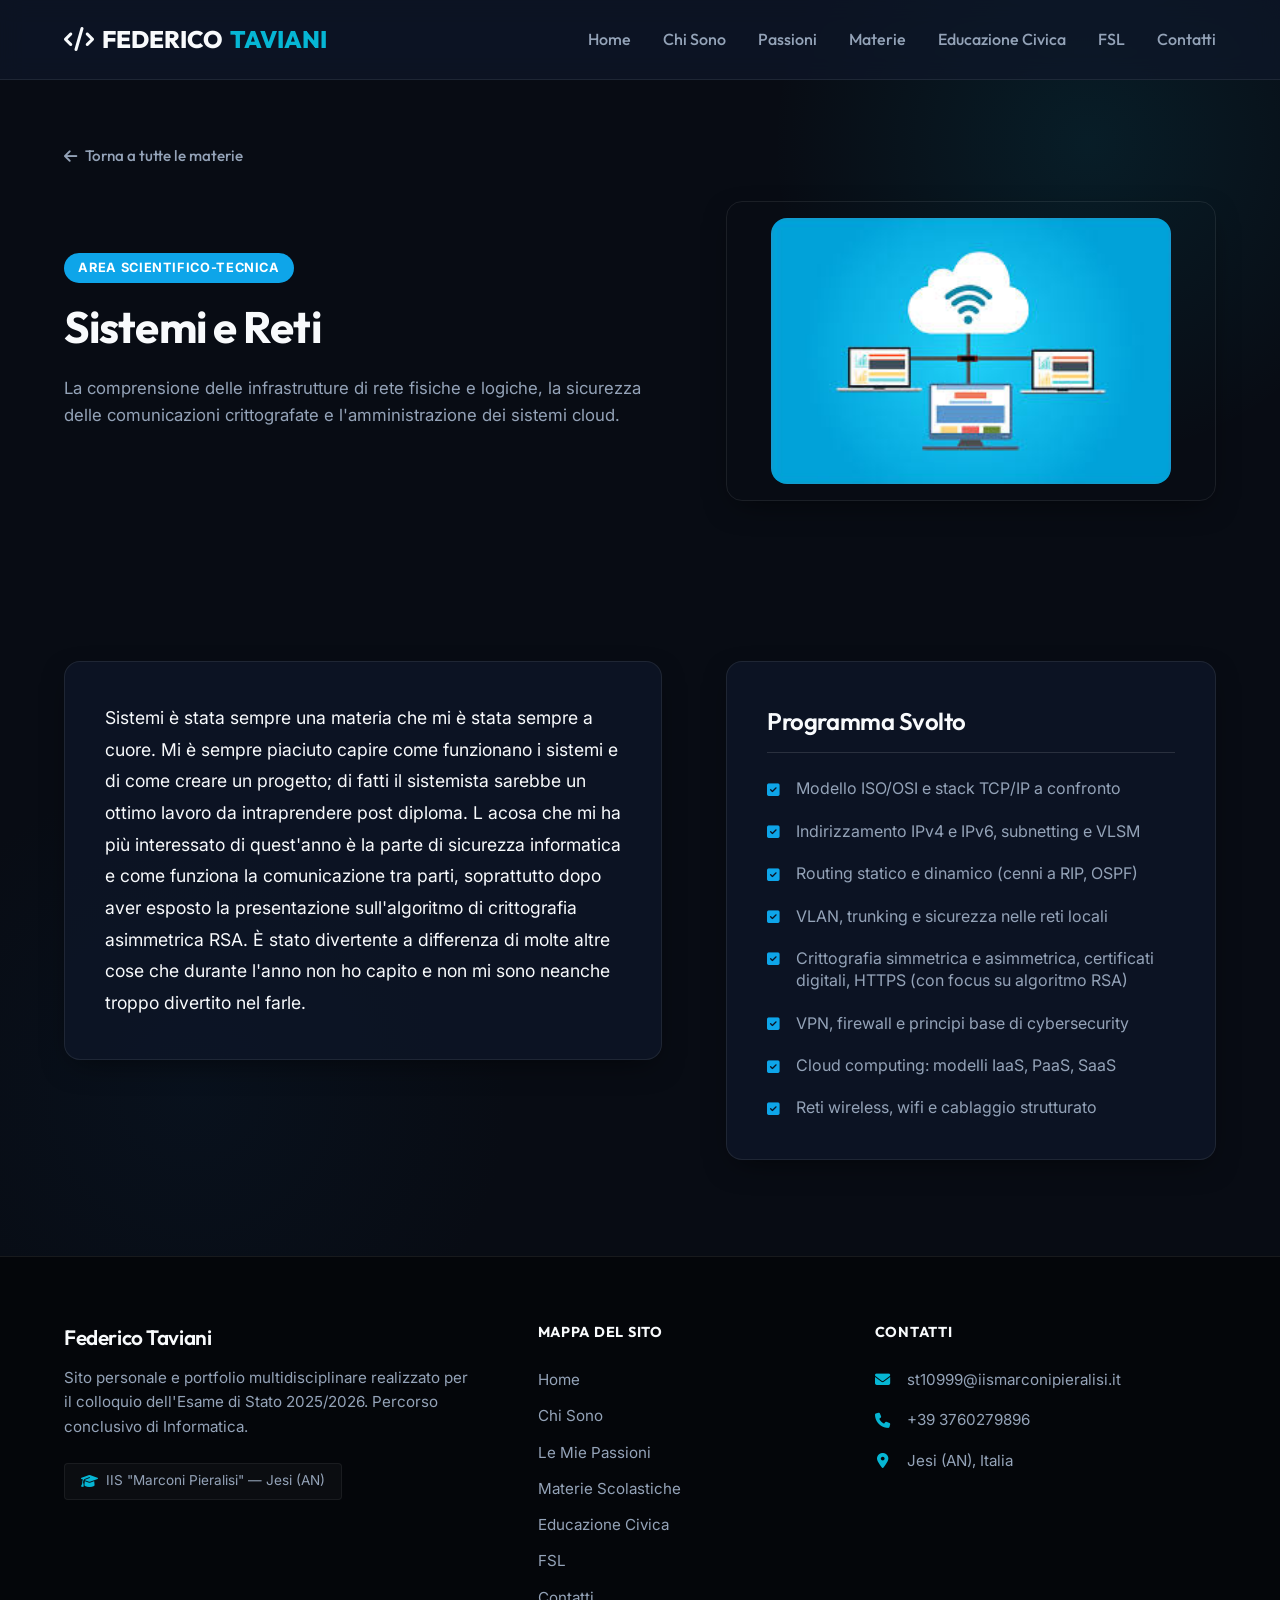
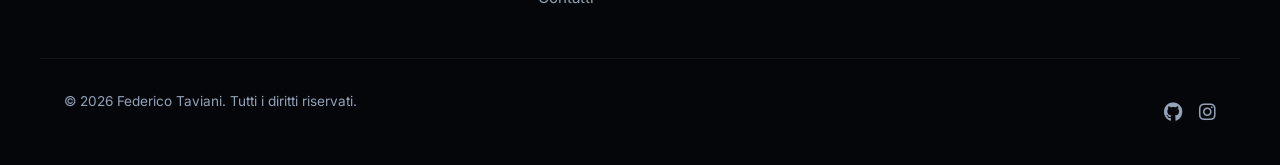
<file: materia-sistemi-reti.html>
<!DOCTYPE html>
<html lang="it">
<head>
  <meta charset="UTF-8">
  <meta name="viewport" content="width=device-width, initial-scale=1.0">
  <title>Sistemi e Reti — Federico Taviani</title>
  
  <!-- Icone Font Awesome -->
  <link rel="stylesheet" href="https://cdnjs.cloudflare.com/ajax/libs/font-awesome/6.4.0/css/all.min.css">
  
  <!-- Foglio di Stile Personalizzato -->
  <link rel="stylesheet" href="css/style.css">
</head>
<body>

  <!-- NAVBAR E TESTATA STICKY -->
  <header class="site-header" id="siteHeader">
    <div class="container nav-container">
      <a href="index.html" class="site-logo" aria-label="Federico Taviani Home">
        <i class="fa-solid fa-code"></i> FEDERICO<span>TAVIANI</span>
      </a>
      
      <button class="hamburger-toggle" aria-label="Apri menu di navigazione" aria-expanded="false" aria-controls="navMenu">
        <span></span>
        <span></span>
        <span></span>
      </button>
      
      <nav class="site-navigation">
        <ul class="nav-menu" id="navMenu">
          <li><a href="index.html#home" class="nav-link">Home</a></li>
          <li><a href="index.html#chi-sono" class="nav-link">Chi Sono</a></li>
          <li><a href="index.html#passioni" class="nav-link">Passioni</a></li>
          <li><a href="materie.html" class="nav-link">Materie</a></li>
          <li><a href="educazione-civica.html" class="nav-link">Educazione Civica</a></li>
          <li><a href="pcto.html" class="nav-link">FSL</a></li>
          <li><a href="contatti.html" class="nav-link">Contatti</a></li>
        </ul>
      </nav>
    </div>
  </header>

  <main>
    <article class="container materia-detail-header">
      <a href="materie.html" class="btn-back"><i class="fa-solid fa-arrow-left"></i> Torna a tutte le materie</a>
      
      <div class="materia-header-grid">
        <div class="materia-header-text">
          <span class="materia-tag-label tech">Area Scientifico-Tecnica</span>
          <h1 class="materia-detail-title">Sistemi e Reti</h1>
          <p>La comprensione delle infrastrutture di rete fisiche e logiche, la sicurezza delle comunicazioni crittografate e l'amministrazione dei sistemi cloud.</p>
        </div>
        <div class="materia-header-img-wrapper">
          <img src="immagini/materia-sistemi-reti.jpg" alt="Server rack e cavi di rete cablati" width="500" height="300">
        </div>
      </div>
    </article>

    <section class="materia-content-body">
      <div class="container materia-content-grid">
        
        <!-- Riflessione Personale sulla materia -->
        <div class="materia-descr-card">
          <p>Sistemi è stata sempre una materia che mi è stata sempre a cuore. Mi è sempre piaciuto capire come funzionano i sistemi e di come creare un progetto; di fatti il sistemista sarebbe un ottimo lavoro da intraprendere post diploma. L acosa che mi ha più interessato di quest'anno è la parte di sicurezza informatica e come funziona la comunicazione tra parti, soprattutto dopo aver esposto la presentazione sull'algoritmo di crittografia asimmetrica RSA. È stato divertente a differenza di molte altre cose che durante l'anno non ho capito e non mi sono neanche troppo divertito nel farle.</p>
        </div>

        <!-- Argomenti del Programma Scolastico -->
        <div class="materia-program-card">
          <h3>Programma Svolto</h3>
          <ul class="program-list">
            <li class="program-item tech">
              <i class="fa-solid fa-square-check"></i>
              <span>Modello ISO/OSI e stack TCP/IP a confronto</span>
            </li>
            <li class="program-item tech">
              <i class="fa-solid fa-square-check"></i>
              <span>Indirizzamento IPv4 e IPv6, subnetting e VLSM</span>
            </li>
            <li class="program-item tech">
              <i class="fa-solid fa-square-check"></i>
              <span>Routing statico e dinamico (cenni a RIP, OSPF)</span>
            </li>
            <li class="program-item tech">
              <i class="fa-solid fa-square-check"></i>
              <span>VLAN, trunking e sicurezza nelle reti locali</span>
            </li>
            <li class="program-item tech">
              <i class="fa-solid fa-square-check"></i>
              <span>Crittografia simmetrica e asimmetrica, certificati digitali, HTTPS (con focus su algoritmo RSA)</span>
            </li>
            <li class="program-item tech">
              <i class="fa-solid fa-square-check"></i>
              <span>VPN, firewall e principi base di cybersecurity</span>
            </li>
            <li class="program-item tech">
              <i class="fa-solid fa-square-check"></i>
              <span>Cloud computing: modelli IaaS, PaaS, SaaS</span>
            </li>
            <li class="program-item tech">
              <i class="fa-solid fa-square-check"></i>
              <span>Reti wireless, wifi e cablaggio strutturato</span>
            </li>
          </ul>
        </div>

      </div>
    </section>
  </main>

  <!-- FOOTER CONDIVISO -->
  <footer class="site-footer">
    <div class="container footer-grid">
      <div class="footer-col-info">
        <h3>Federico Taviani</h3>
        <p>Sito personale e portfolio multidisciplinare realizzato per il colloquio dell'Esame di Stato 2025/2026. Percorso conclusivo di Informatica.</p>
        <div class="footer-school-badge">
          <i class="fa-solid fa-graduation-cap"></i> IIS "Marconi Pieralisi" — Jesi (AN)
        </div>
      </div>
      
      <div class="footer-col-links">
        <h4>Mappa del Sito</h4>
        <ul class="footer-links-list">
          <li><a href="index.html#home">Home</a></li>
          <li><a href="index.html#chi-sono">Chi Sono</a></li>
          <li><a href="index.html#passioni">Le Mie Passioni</a></li>
          <li><a href="materie.html">Materie Scolastiche</a></li>
          <li><a href="educazione-civica.html">Educazione Civica</a></li>
          <li><a href="pcto.html">FSL</a></li>
          <li><a href="contatti.html">Contatti</a></li>
        </ul>
      </div>

      <div class="footer-col-contact">
        <h4>Contatti</h4>
        <ul class="footer-contact-list">
          <li>
            <i class="fa-solid fa-envelope"></i>
            <a href="mailto:st10999@iismarconipieralisi.it">st10999@iismarconipieralisi.it</a>
          </li>
          <li>
            <i class="fa-solid fa-phone"></i>
            <span>+39 3760279896</span>
          </li>
          <li>
            <i class="fa-solid fa-location-dot"></i>
            <span>Jesi (AN), Italia</span>
          </li>
        </ul>
      </div>
    </div>
    
    <div class="container footer-bottom">
      <p class="footer-copy">&copy; 2026 Federico Taviani. Tutti i diritti riservati.</p>
      <div class="footer-socials">
        <a href="https://github.com/TavianTorbian" target="_blank" class="footer-social-btn" aria-label="Profilo GitHub di Federico"><i class="fa-brands fa-github"></i></a>
        <a href="https://instagram.com/fedeetaviaaa._07" target="_blank" class="footer-social-btn" aria-label="Profilo Instagram di Federico"><i class="fa-brands fa-instagram"></i></a>
      </div>
    </div>
  </footer>

  <!-- Script JS -->
  <script src="js/main.js"></script>
</body>
</html>
</file>
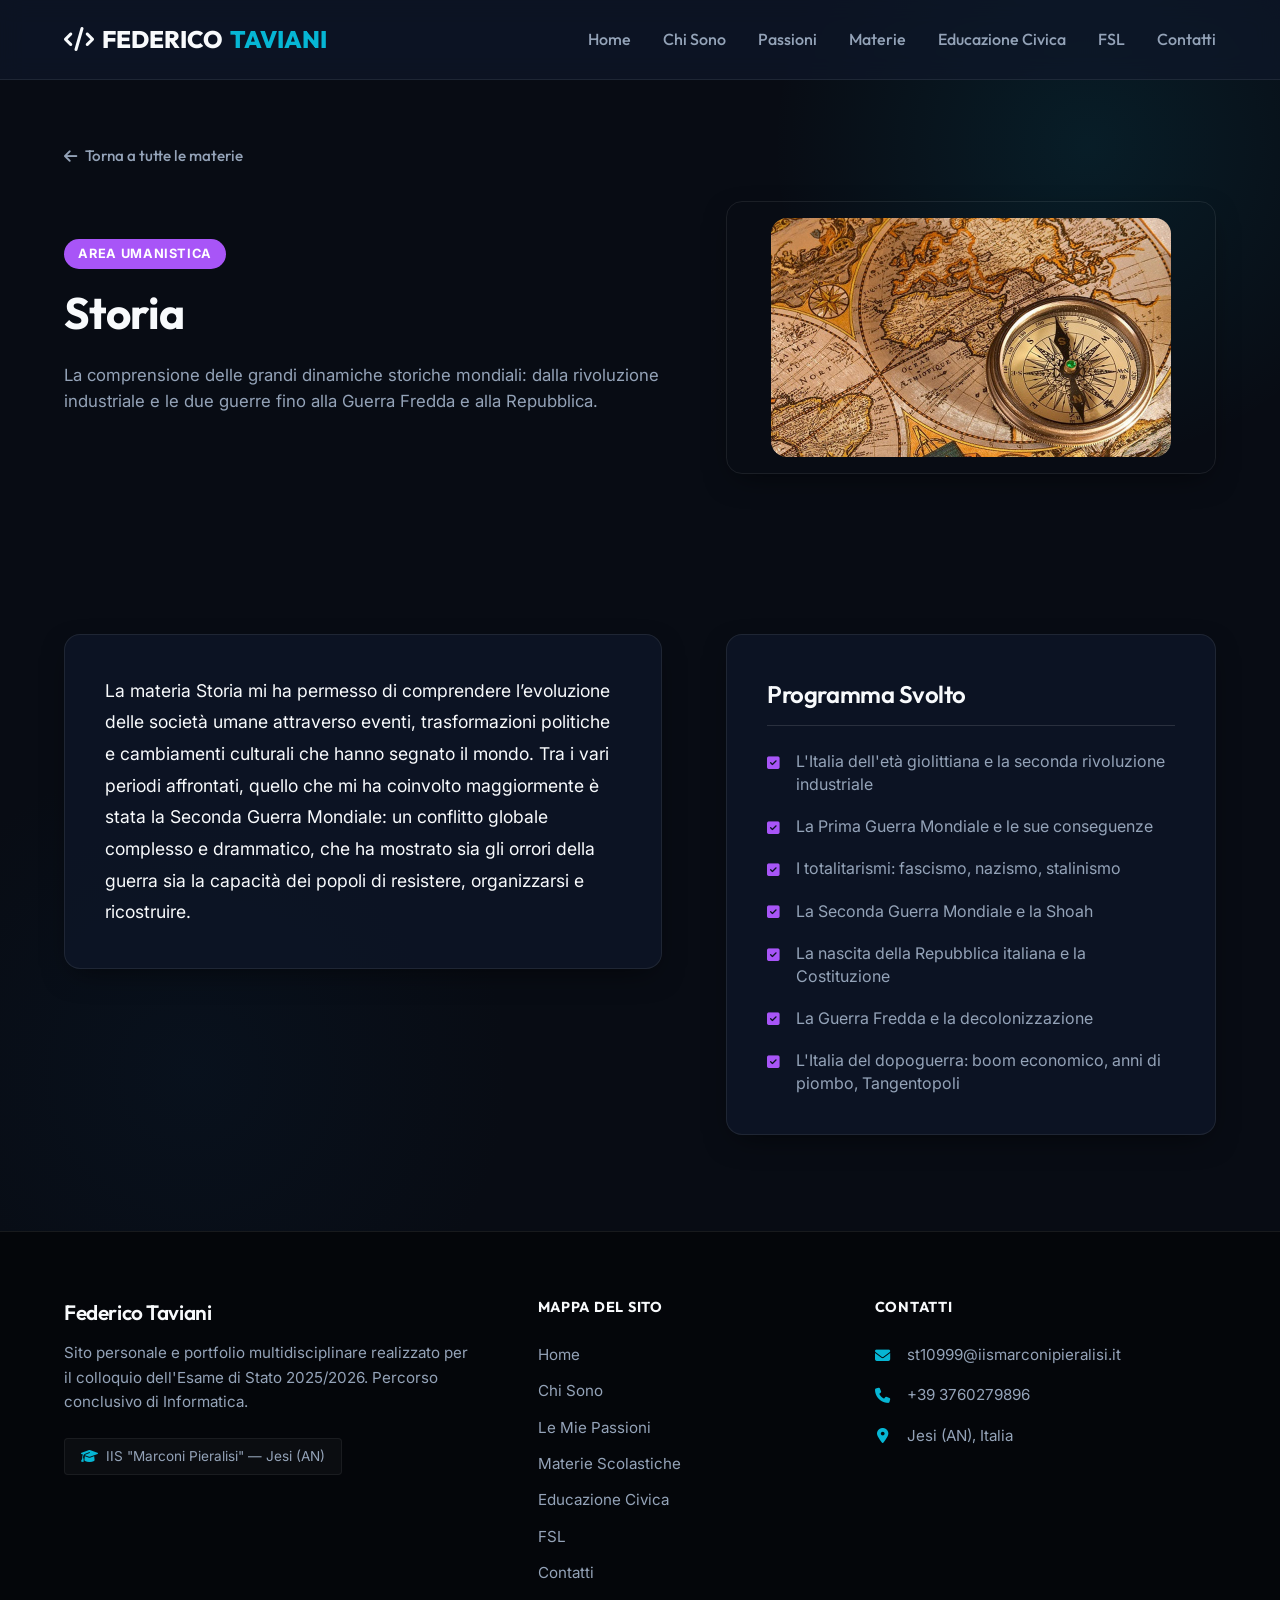
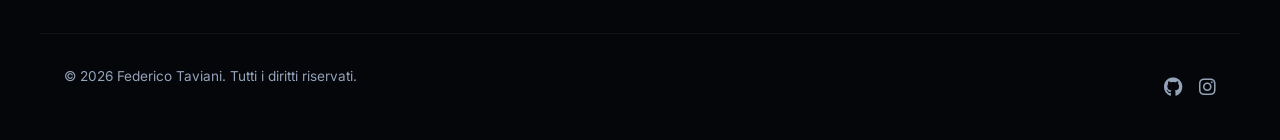
<file: materia-storia.html>
<!DOCTYPE html>
<html lang="it">
<head>
  <meta charset="UTF-8">
  <meta name="viewport" content="width=device-width, initial-scale=1.0">
  <title>Storia — Federico Taviani</title>
  
  <!-- Icone Font Awesome -->
  <link rel="stylesheet" href="https://cdnjs.cloudflare.com/ajax/libs/font-awesome/6.4.0/css/all.min.css">
  
  <!-- Foglio di Stile Personalizzato -->
  <link rel="stylesheet" href="css/style.css">
</head>
<body>

  <!-- NAVBAR E TESTATA STICKY -->
  <header class="site-header" id="siteHeader">
    <div class="container nav-container">
      <a href="index.html" class="site-logo" aria-label="Federico Taviani Home">
        <i class="fa-solid fa-code"></i> FEDERICO<span>TAVIANI</span>
      </a>
      
      <button class="hamburger-toggle" aria-label="Apri menu di navigazione" aria-expanded="false" aria-controls="navMenu">
        <span></span>
        <span></span>
        <span></span>
      </button>
      
      <nav class="site-navigation">
        <ul class="nav-menu" id="navMenu">
          <li><a href="index.html#home" class="nav-link">Home</a></li>
          <li><a href="index.html#chi-sono" class="nav-link">Chi Sono</a></li>
          <li><a href="index.html#passioni" class="nav-link">Passioni</a></li>
          <li><a href="materie.html" class="nav-link">Materie</a></li>
          <li><a href="educazione-civica.html" class="nav-link">Educazione Civica</a></li>
          <li><a href="pcto.html" class="nav-link">FSL</a></li>
          <li><a href="contatti.html" class="nav-link">Contatti</a></li>
        </ul>
      </nav>
    </div>
  </header>

  <main>
    <article class="container materia-detail-header">
      <a href="materie.html" class="btn-back"><i class="fa-solid fa-arrow-left"></i> Torna a tutte le materie</a>
      
      <div class="materia-header-grid">
        <div class="materia-header-text">
          <span class="materia-tag-label human">Area Umanistica</span>
          <h1 class="materia-detail-title">Storia</h1>
          <p>La comprensione delle grandi dinamiche storiche mondiali: dalla rivoluzione industriale e le due guerre fino alla Guerra Fredda e alla Repubblica.</p>
        </div>
        <div class="materia-header-img-wrapper">
          <img src="immagini/materia-storia.jpg" alt="Monumenti storici antichi e reperti d'archivio" width="500" height="300">
        </div>
      </div>
    </article>

    <section class="materia-content-body">
      <div class="container materia-content-grid">
        
        <!-- Riflessione Personale sulla materia -->
        <div class="materia-descr-card">
          <p>La materia Storia mi ha permesso di comprendere l’evoluzione delle società umane attraverso eventi, trasformazioni politiche e cambiamenti culturali che hanno segnato il mondo. Tra i vari periodi affrontati, quello che mi ha coinvolto maggiormente è stata la Seconda Guerra Mondiale: un conflitto globale complesso e drammatico, che ha mostrato sia gli orrori della guerra sia la capacità dei popoli di resistere, organizzarsi e ricostruire.</p>
        </div>

        <!-- Argomenti del Programma Scolastico -->
        <div class="materia-program-card">
          <h3>Programma Svolto</h3>
          <ul class="program-list">
            <li class="program-item human">
              <i class="fa-solid fa-square-check"></i>
              <span>L'Italia dell'età giolittiana e la seconda rivoluzione industriale</span>
            </li>
            <li class="program-item human">
              <i class="fa-solid fa-square-check"></i>
              <span>La Prima Guerra Mondiale e le sue conseguenze</span>
            </li>
            <li class="program-item human">
              <i class="fa-solid fa-square-check"></i>
              <span>I totalitarismi: fascismo, nazismo, stalinismo</span>
            </li>
            <li class="program-item human">
              <i class="fa-solid fa-square-check"></i>
              <span>La Seconda Guerra Mondiale e la Shoah</span>
            </li>
            <li class="program-item human">
              <i class="fa-solid fa-square-check"></i>
              <span>La nascita della Repubblica italiana e la Costituzione</span>
            </li>
            <li class="program-item human">
              <i class="fa-solid fa-square-check"></i>
              <span>La Guerra Fredda e la decolonizzazione</span>
            </li>
            <li class="program-item human">
              <i class="fa-solid fa-square-check"></i>
              <span>L'Italia del dopoguerra: boom economico, anni di piombo, Tangentopoli</span>
            </li>
          </ul>
        </div>

      </div>
    </section>
  </main>

  <!-- FOOTER CONDIVISO -->
  <footer class="site-footer">
    <div class="container footer-grid">
      <div class="footer-col-info">
        <h3>Federico Taviani</h3>
        <p>Sito personale e portfolio multidisciplinare realizzato per il colloquio dell'Esame di Stato 2025/2026. Percorso conclusivo di Informatica.</p>
        <div class="footer-school-badge">
          <i class="fa-solid fa-graduation-cap"></i> IIS "Marconi Pieralisi" — Jesi (AN)
        </div>
      </div>
      
      <div class="footer-col-links">
        <h4>Mappa del Sito</h4>
        <ul class="footer-links-list">
          <li><a href="index.html#home">Home</a></li>
          <li><a href="index.html#chi-sono">Chi Sono</a></li>
          <li><a href="index.html#passioni">Le Mie Passioni</a></li>
          <li><a href="materie.html">Materie Scolastiche</a></li>
          <li><a href="educazione-civica.html">Educazione Civica</a></li>
          <li><a href="pcto.html">FSL</a></li>
          <li><a href="contatti.html">Contatti</a></li>
        </ul>
      </div>

      <div class="footer-col-contact">
        <h4>Contatti</h4>
        <ul class="footer-contact-list">
          <li>
            <i class="fa-solid fa-envelope"></i>
            <a href="mailto:st10999@iismarconipieralisi.it">st10999@iismarconipieralisi.it</a>
          </li>
          <li>
            <i class="fa-solid fa-phone"></i>
            <span>+39 3760279896</span>
          </li>
          <li>
            <i class="fa-solid fa-location-dot"></i>
            <span>Jesi (AN), Italia</span>
          </li>
        </ul>
      </div>
    </div>
    
    <div class="container footer-bottom">
      <p class="footer-copy">&copy; 2026 Federico Taviani. Tutti i diritti riservati.</p>
      <div class="footer-socials">
        <a href="https://github.com/TavianTorbian" target="_blank" class="footer-social-btn" aria-label="Profilo GitHub di Federico"><i class="fa-brands fa-github"></i></a>
        <a href="https://instagram.com/fedeetaviaaa._07" target="_blank" class="footer-social-btn" aria-label="Profilo Instagram di Federico"><i class="fa-brands fa-instagram"></i></a>
      </div>
    </div>
  </footer>

  <!-- Script JS -->
  <script src="js/main.js"></script>
</body>
</html>
</file>
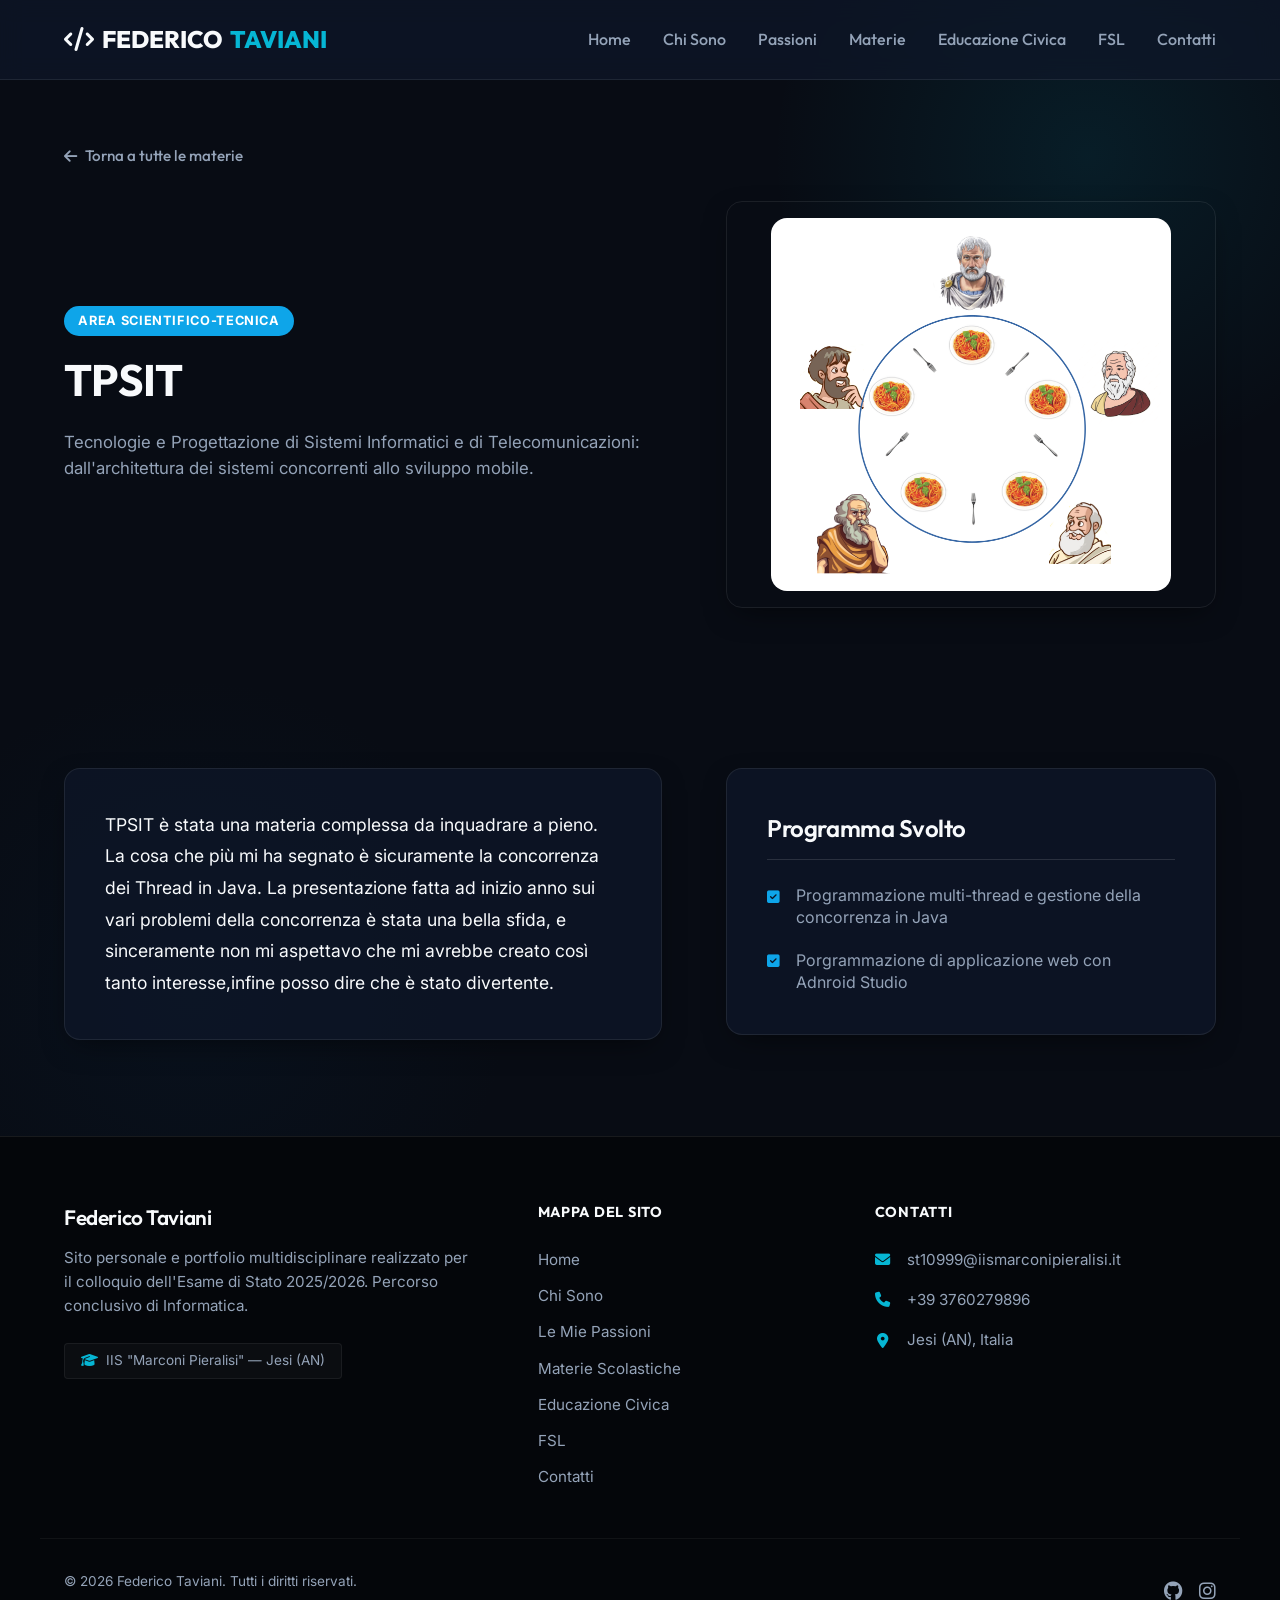
<file: materia-tpsit.html>
<!DOCTYPE html>
<html lang="it">
<head>
  <meta charset="UTF-8">
  <meta name="viewport" content="width=device-width, initial-scale=1.0">
  <title>TPSIT — Federico Taviani</title>
  
  <!-- Icone Font Awesome -->
  <link rel="stylesheet" href="https://cdnjs.cloudflare.com/ajax/libs/font-awesome/6.4.0/css/all.min.css">
  
  <!-- Foglio di Stile Personalizzato -->
  <link rel="stylesheet" href="css/style.css">
</head>
<body>

  <!-- NAVBAR E TESTATA STICKY -->
  <header class="site-header" id="siteHeader">
    <div class="container nav-container">
      <a href="index.html" class="site-logo" aria-label="Federico Taviani Home">
        <i class="fa-solid fa-code"></i> FEDERICO<span>TAVIANI</span>
      </a>
      
      <button class="hamburger-toggle" aria-label="Apri menu di navigazione" aria-expanded="false" aria-controls="navMenu">
        <span></span>
        <span></span>
        <span></span>
      </button>
      
      <nav class="site-navigation">
        <ul class="nav-menu" id="navMenu">
          <li><a href="index.html#home" class="nav-link">Home</a></li>
          <li><a href="index.html#chi-sono" class="nav-link">Chi Sono</a></li>
          <li><a href="index.html#passioni" class="nav-link">Passioni</a></li>
          <li><a href="materie.html" class="nav-link">Materie</a></li>
          <li><a href="educazione-civica.html" class="nav-link">Educazione Civica</a></li>
          <li><a href="pcto.html" class="nav-link">FSL</a></li>
          <li><a href="contatti.html" class="nav-link">Contatti</a></li>
        </ul>
      </nav>
    </div>
  </header>

  <main>
    <article class="container materia-detail-header">
      <a href="materie.html" class="btn-back"><i class="fa-solid fa-arrow-left"></i> Torna a tutte le materie</a>
      
      <div class="materia-header-grid">
        <div class="materia-header-text">
          <span class="materia-tag-label tech">Area Scientifico-Tecnica</span>
          <h1 class="materia-detail-title">TPSIT</h1>
          <p>Tecnologie e Progettazione di Sistemi Informatici e di Telecomunicazioni: dall'architettura dei sistemi concorrenti allo sviluppo mobile.</p>
        </div>
        <div class="materia-header-img-wrapper">
          <img src="immagini/materia-tpsit.jpg" alt="Codice sorgente Java e thread concorrenti" width="500" height="300">
        </div>
      </div>
    </article>

    <section class="materia-content-body">
      <div class="container materia-content-grid">
        
        <!-- Riflessione Personale sulla materia -->
        <div class="materia-descr-card">
          <p>TPSIT è stata una materia complessa da inquadrare a pieno. La cosa che più mi ha segnato è sicuramente la concorrenza dei Thread in Java. La presentazione fatta ad inizio anno sui vari problemi della concorrenza è stata una bella sfida, e sinceramente non mi aspettavo che mi avrebbe creato così tanto interesse,infine posso dire che è stato divertente.</p>
        </div>

        <!-- Argomenti del Programma Scolastico -->
        <div class="materia-program-card">
          <h3>Programma Svolto</h3>
          <ul class="program-list">
            <li class="program-item tech">
              <i class="fa-solid fa-square-check"></i>
              <span>Programmazione multi-thread e gestione della concorrenza in Java</span>
            </li>
            <li class="program-item tech">
              <i class="fa-solid fa-square-check"></i>
              <span>Porgrammazione di applicazione web con Adnroid Studio</span>
            </li>
          </ul>
        </div>

      </div>
    </section>
  </main>

  <!-- FOOTER CONDIVISO -->
  <footer class="site-footer">
    <div class="container footer-grid">
      <div class="footer-col-info">
        <h3>Federico Taviani</h3>
        <p>Sito personale e portfolio multidisciplinare realizzato per il colloquio dell'Esame di Stato 2025/2026. Percorso conclusivo di Informatica.</p>
        <div class="footer-school-badge">
          <i class="fa-solid fa-graduation-cap"></i> IIS "Marconi Pieralisi" — Jesi (AN)
        </div>
      </div>
      
      <div class="footer-col-links">
        <h4>Mappa del Sito</h4>
        <ul class="footer-links-list">
          <li><a href="index.html#home">Home</a></li>
          <li><a href="index.html#chi-sono">Chi Sono</a></li>
          <li><a href="index.html#passioni">Le Mie Passioni</a></li>
          <li><a href="materie.html">Materie Scolastiche</a></li>
          <li><a href="educazione-civica.html">Educazione Civica</a></li>
          <li><a href="pcto.html">FSL</a></li>
          <li><a href="contatti.html">Contatti</a></li>
        </ul>
      </div>

      <div class="footer-col-contact">
        <h4>Contatti</h4>
        <ul class="footer-contact-list">
          <li>
            <i class="fa-solid fa-envelope"></i>
            <a href="mailto:st10999@iismarconipieralisi.it">st10999@iismarconipieralisi.it</a>
          </li>
          <li>
            <i class="fa-solid fa-phone"></i>
            <span>+39 3760279896</span>
          </li>
          <li>
            <i class="fa-solid fa-location-dot"></i>
            <span>Jesi (AN), Italia</span>
          </li>
        </ul>
      </div>
    </div>
    
    <div class="container footer-bottom">
      <p class="footer-copy">&copy; 2026 Federico Taviani. Tutti i diritti riservati.</p>
      <div class="footer-socials">
        <a href="https://github.com/TavianTorbian" target="_blank" class="footer-social-btn" aria-label="Profilo GitHub di Federico"><i class="fa-brands fa-github"></i></a>
        <a href="https://instagram.com/fedeetaviaaa._07" target="_blank" class="footer-social-btn" aria-label="Profilo Instagram di Federico"><i class="fa-brands fa-instagram"></i></a>
      </div>
    </div>
  </footer>

  <!-- Script JS -->
  <script src="js/main.js"></script>
</body>
</html>
</file>
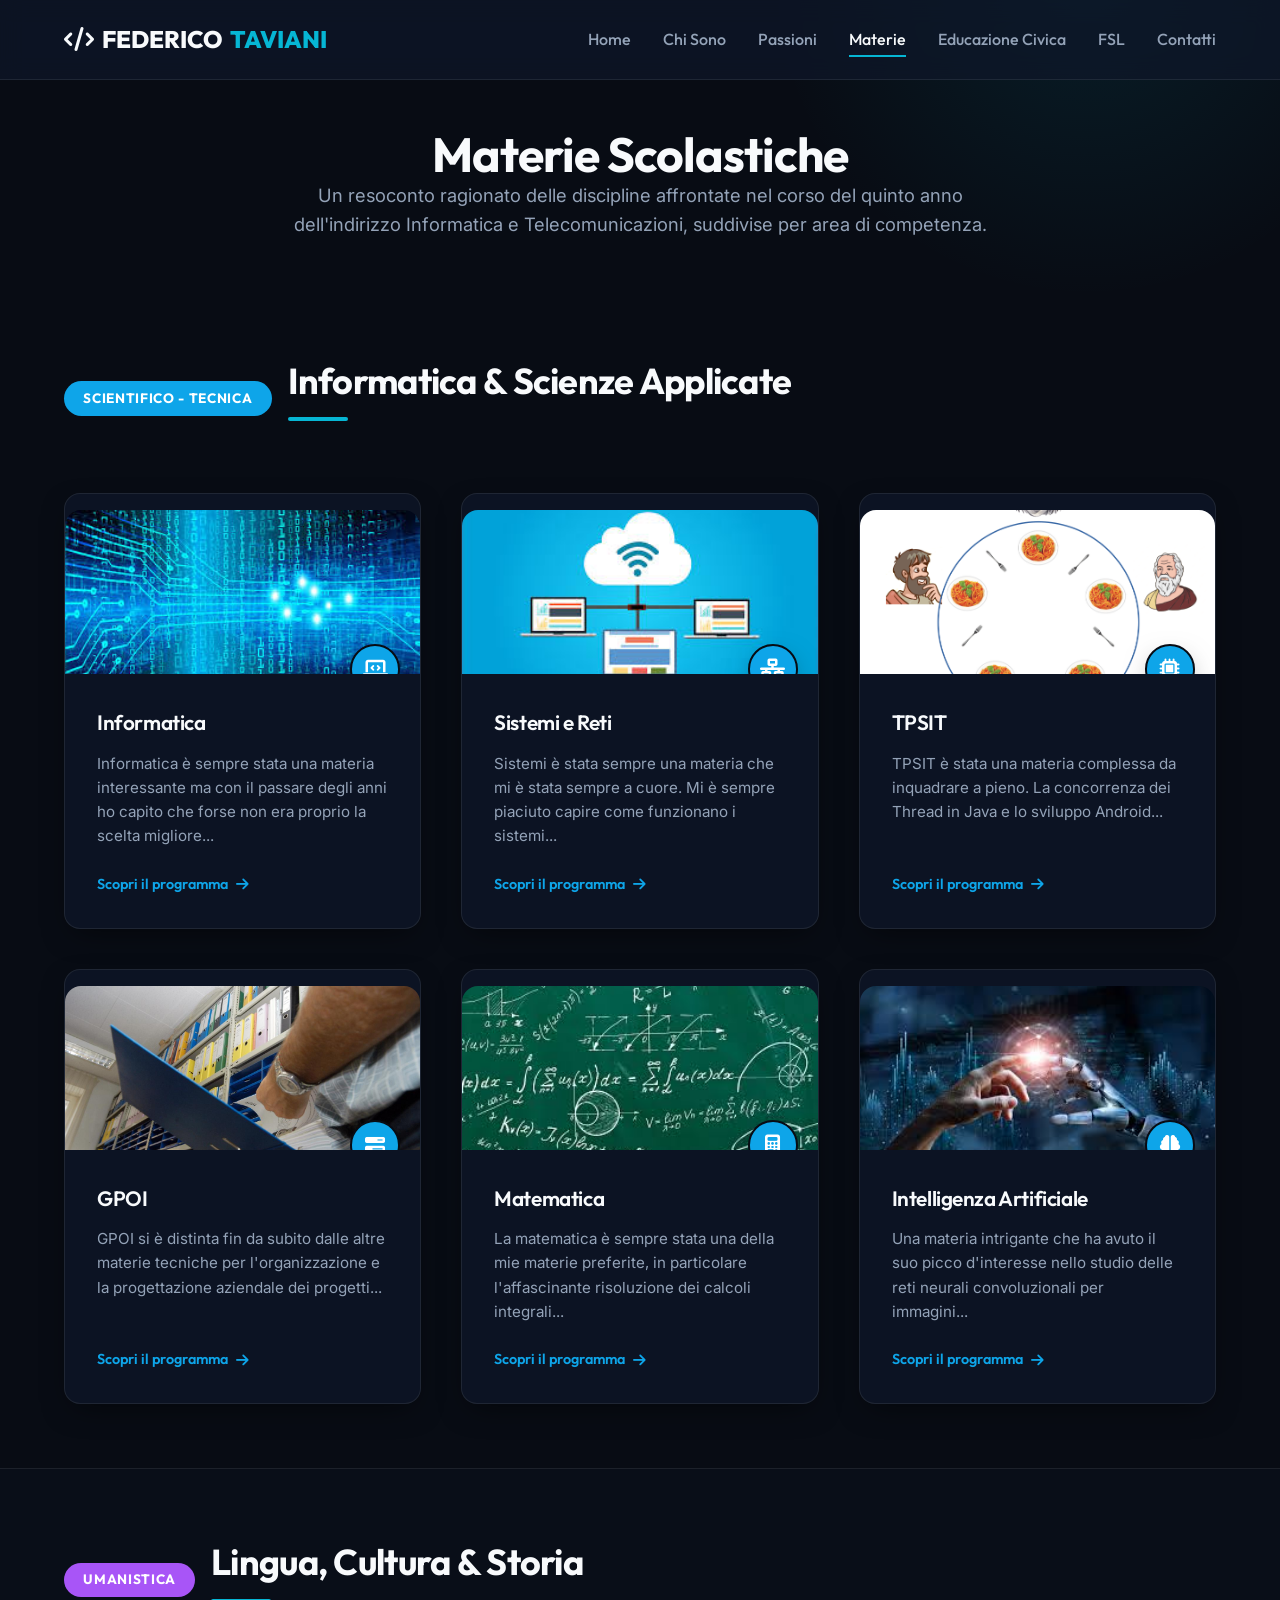
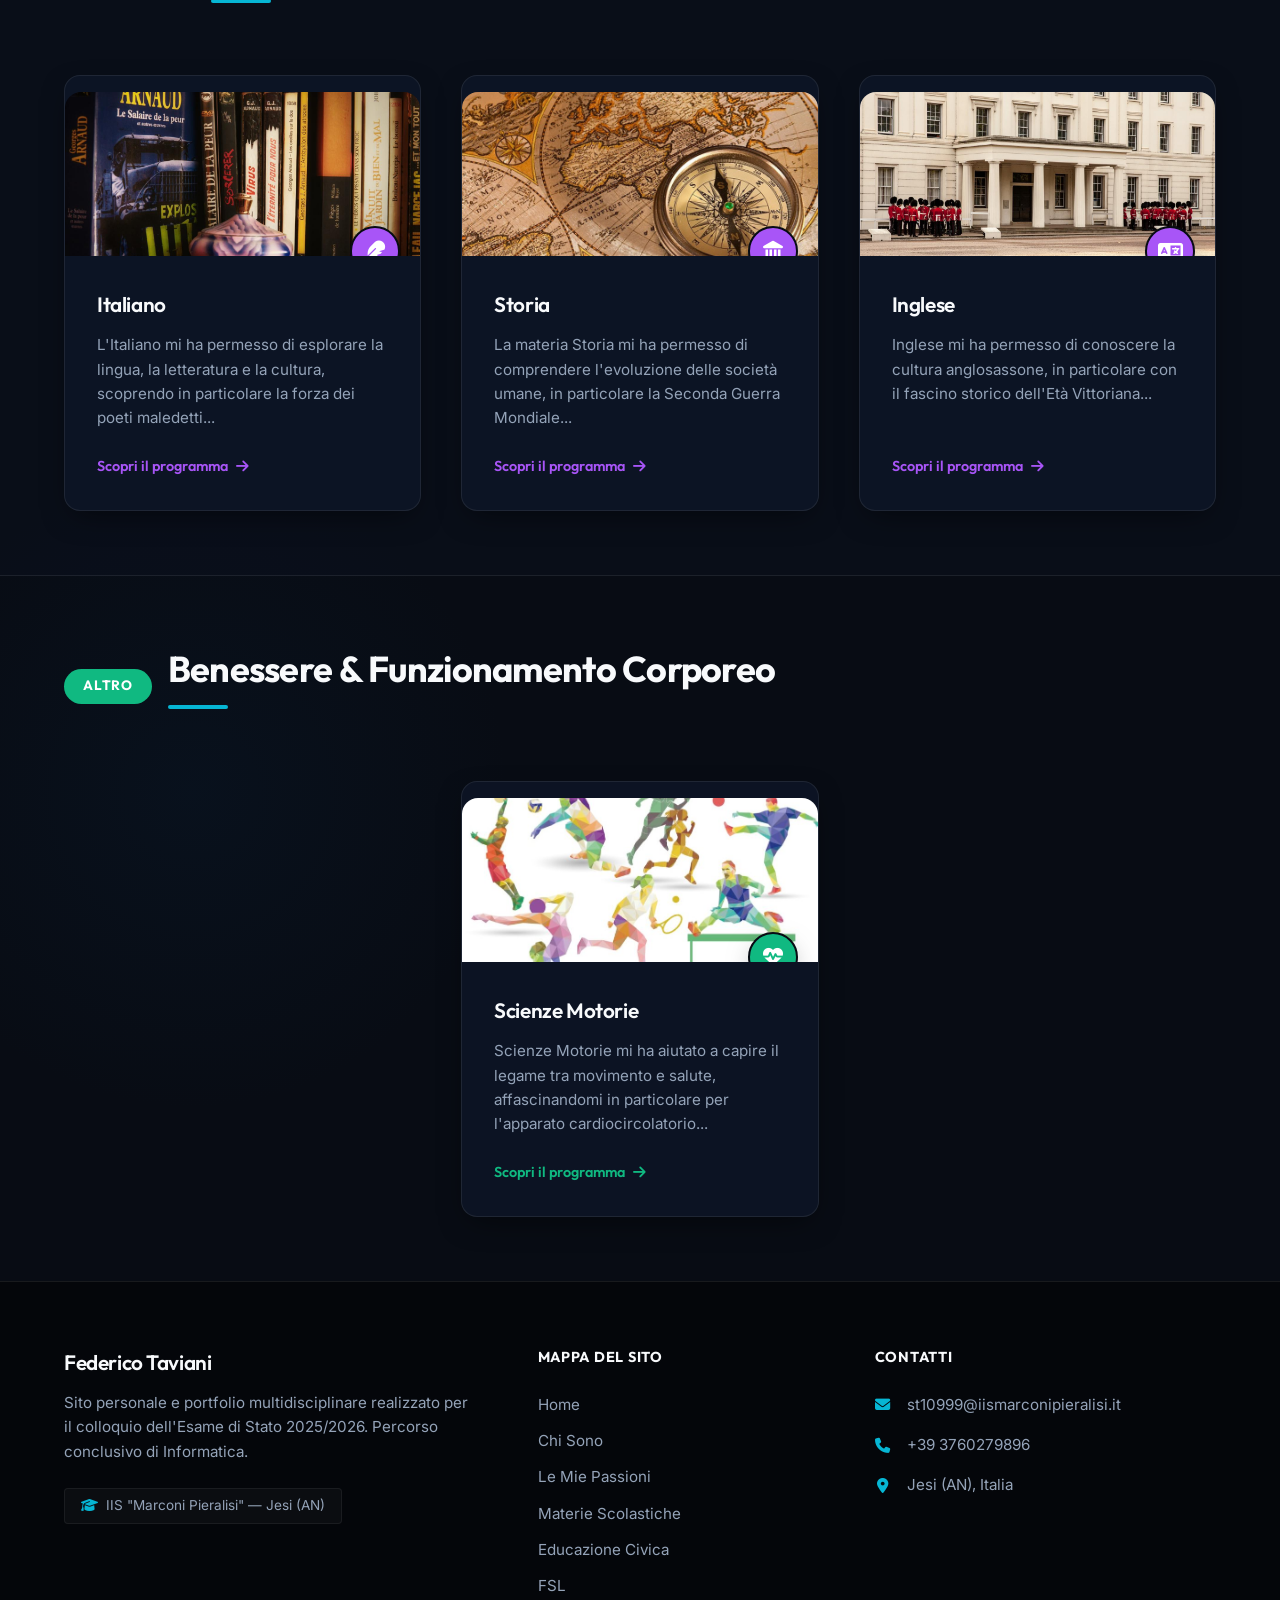
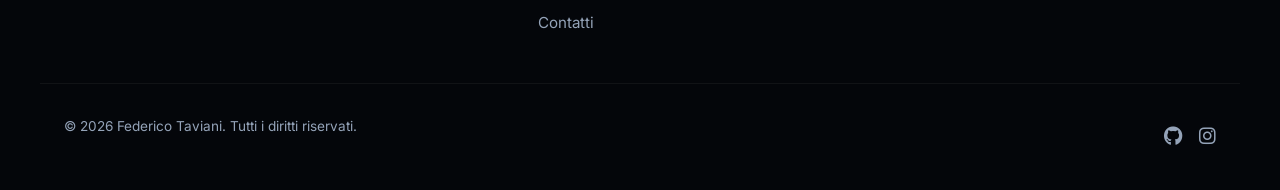
<file: materie.html>
<!DOCTYPE html>
<html lang="it">
<head>
  <meta charset="UTF-8">
  <meta name="viewport" content="width=device-width, initial-scale=1.0">
  <title>Materie Scolastiche — Federico Taviani</title>
  <meta name="description" content="Indice delle materie scolastiche dell'ultimo anno di Informatica presso l'IIS Marconi Pieralisi di Jesi, studiate da Federico Taviani.">
  
  <!-- SEO Open Graph -->
  <meta property="og:title" content="Le mie materie — Federico Taviani">
  <meta property="og:description" content="Il programma e le riflessioni personali sulle materie scolastiche del quinto anno di Informatica.">
  <meta property="og:image" content="immagini/profilo.jpg">
  <meta property="og:type" content="website">

  <!-- Icone Font Awesome -->
  <link rel="stylesheet" href="https://cdnjs.cloudflare.com/ajax/libs/font-awesome/6.4.0/css/all.min.css">
  
  <!-- Foglio di Stile Personalizzato -->
  <link rel="stylesheet" href="css/style.css">
</head>
<body>

  <!-- NAVBAR E TESTATA STICKY -->
  <header class="site-header" id="siteHeader">
    <div class="container nav-container">
      <a href="index.html" class="site-logo" aria-label="Federico Taviani Home">
        <i class="fa-solid fa-code"></i> FEDERICO<span>TAVIANI</span>
      </a>
      
      <button class="hamburger-toggle" aria-label="Apri menu di navigazione" aria-expanded="false" aria-controls="navMenu">
        <span></span>
        <span></span>
        <span></span>
      </button>
      
      <nav class="site-navigation">
        <ul class="nav-menu" id="navMenu">
          <li><a href="index.html#home" class="nav-link">Home</a></li>
          <li><a href="index.html#chi-sono" class="nav-link">Chi Sono</a></li>
          <li><a href="index.html#passioni" class="nav-link">Passioni</a></li>
          <li><a href="materie.html" class="nav-link">Materie</a></li>
          <li><a href="educazione-civica.html" class="nav-link">Educazione Civica</a></li>
          <li><a href="pcto.html" class="nav-link">FSL</a></li>
          <li><a href="contatti.html" class="nav-link">Contatti</a></li>
        </ul>
      </nav>
    </div>
  </header>

  <main>
    <!-- INTESTAZIONE PAGINA -->
    <header class="materie-page-header">
      <div class="container">
        <h1>Materie Scolastiche</h1>
        <p class="materie-intro-text">Un resoconto ragionato delle discipline affrontate nel corso del quinto anno dell'indirizzo Informatica e Telecomunicazioni, suddivise per area di competenza.</p>
      </div>
    </header>

    <!-- AREA SCIENTIFICO-TECNICA -->
    <section class="area-section" id="area-tecnica">
      <div class="container">
        <div class="area-header">
          <span class="area-badge scientific">Scientifico - Tecnica</span>
          <h2>Informatica & Scienze Applicate</h2>
        </div>
        
        <div class="materie-grid">
          
          <!-- Card Informatica -->
          <article class="materia-card tech fade-in-section">
            <div class="materia-img-wrapper">
              <img src="immagini/materia-informatica.jpg" alt="Codice di programmazione web" class="materia-img" loading="lazy" width="380" height="180">
              <div class="materia-card-icon"><i class="fa-solid fa-laptop-code"></i></div>
            </div>
            <div class="materia-card-content">
              <h3>Informatica</h3>
              <p>Informatica è sempre stata una materia interessante ma con il passare degli anni ho capito che forse non era proprio la scelta migliore...</p>
              <a href="materia-informatica.html" class="materia-card-link">Scopri il programma <i class="fa-solid fa-arrow-right"></i></a>
            </div>
          </article>

          <!-- Card Sistemi e Reti -->
          <article class="materia-card tech fade-in-section">
            <div class="materia-img-wrapper">
              <img src="immagini/materia-sistemi-reti.jpg" alt="Server rack e infrastruttura di rete" class="materia-img" loading="lazy" width="380" height="180">
              <div class="materia-card-icon"><i class="fa-solid fa-network-wired"></i></div>
            </div>
            <div class="materia-card-content">
              <h3>Sistemi e Reti</h3>
              <p>Sistemi è stata sempre una materia che mi è stata sempre a cuore. Mi è sempre piaciuto capire come funzionano i sistemi...</p>
              <a href="materia-sistemi-reti.html" class="materia-card-link">Scopri il programma <i class="fa-solid fa-arrow-right"></i></a>
            </div>
          </article>

          <!-- Card TPSIT -->
          <article class="materia-card tech fade-in-section">
            <div class="materia-img-wrapper">
              <img src="immagini/materia-tpsit.jpg" alt="Sviluppo mobile e concorrenza thread" class="materia-img" loading="lazy" width="380" height="180">
              <div class="materia-card-icon"><i class="fa-solid fa-microchip"></i></div>
            </div>
            <div class="materia-card-content">
              <h3>TPSIT</h3>
              <p>TPSIT è stata una materia complessa da inquadrare a pieno. La concorrenza dei Thread in Java e lo sviluppo Android...</p>
              <a href="materia-tpsit.html" class="materia-card-link">Scopri il programma <i class="fa-solid fa-arrow-right"></i></a>
            </div>
          </article>

          <!-- Card GPOI -->
          <article class="materia-card tech fade-in-section">
            <div class="materia-img-wrapper">
              <img src="immagini/materia-gpoi.jpg" alt="Diagramma di Gantt e gestione progetti" class="materia-img" loading="lazy" width="380" height="180">
              <div class="materia-card-icon"><i class="fa-solid fa-bars-progress"></i></div>
            </div>
            <div class="materia-card-content">
              <h3>GPOI</h3>
              <p>GPOI si è distinta fin da subito dalle altre materie tecniche per l'organizzazione e la progettazione aziendale dei progetti...</p>
              <a href="materia-gpoi.html" class="materia-card-link">Scopri il programma <i class="fa-solid fa-arrow-right"></i></a>
            </div>
          </article>

          <!-- Card Matematica -->
          <article class="materia-card tech fade-in-section">
            <div class="materia-img-wrapper">
              <img src="immagini/materia-matematica.jpg" alt="Simboli ed equazioni matematiche" class="materia-img" loading="lazy" width="380" height="180">
              <div class="materia-card-icon"><i class="fa-solid fa-calculator"></i></div>
            </div>
            <div class="materia-card-content">
              <h3>Matematica</h3>
              <p>La matematica è sempre stata una della mie materie preferite, in particolare l'affascinante risoluzione dei calcoli integrali...</p>
              <a href="materia-matematica.html" class="materia-card-link">Scopri il programma <i class="fa-solid fa-arrow-right"></i></a>
            </div>
          </article>

          <!-- Card Intelligenza Artificiale -->
          <article class="materia-card tech fade-in-section">
            <div class="materia-img-wrapper">
              <img src="immagini/materia-ia.jpg" alt="Reti neurali e circuiti elettronici intelligenti" class="materia-img" loading="lazy" width="380" height="180">
              <div class="materia-card-icon"><i class="fa-solid fa-brain"></i></div>
            </div>
            <div class="materia-card-content">
              <h3>Intelligenza Artificiale</h3>
              <p>Una materia intrigante che ha avuto il suo picco d'interesse nello studio delle reti neurali convoluzionali per immagini...</p>
              <a href="materia-ia.html" class="materia-card-link">Scopri il programma <i class="fa-solid fa-arrow-right"></i></a>
            </div>
          </article>

        </div>
      </div>
    </section>

    <!-- AREA UMANISTICA -->
    <section class="area-section" id="area-umanistica">
      <div class="container">
        <div class="area-header">
          <span class="area-badge humanities">Umanistica</span>
          <h2>Lingua, Cultura & Storia</h2>
        </div>
        
        <div class="materie-grid">
          
          <!-- Card Italiano -->
          <article class="materia-card human fade-in-section">
            <div class="materia-img-wrapper">
              <img src="immagini/materia-italiano.jpg" alt="Libri antichi e letteratura italiana" class="materia-img" loading="lazy" width="380" height="180">
              <div class="materia-card-icon"><i class="fa-solid fa-feather"></i></div>
            </div>
            <div class="materia-card-content">
              <h3>Italiano</h3>
              <p>L'Italiano mi ha permesso di esplorare la lingua, la letteratura e la cultura, scoprendo in particolare la forza dei poeti maledetti...</p>
              <a href="materia-italiano.html" class="materia-card-link">Scopri il programma <i class="fa-solid fa-arrow-right"></i></a>
            </div>
          </article>

          <!-- Card Storia -->
          <article class="materia-card human fade-in-section">
            <div class="materia-img-wrapper">
              <img src="immagini/materia-storia.jpg" alt="Eventi storici ed evoluzione sociale" class="materia-img" loading="lazy" width="380" height="180">
              <div class="materia-card-icon"><i class="fa-solid fa-landmark"></i></div>
            </div>
            <div class="materia-card-content">
              <h3>Storia</h3>
              <p>La materia Storia mi ha permesso di comprendere l'evoluzione delle società umane, in particolare la Seconda Guerra Mondiale...</p>
              <a href="materia-storia.html" class="materia-card-link">Scopri il programma <i class="fa-solid fa-arrow-right"></i></a>
            </div>
          </article>

          <!-- Card Inglese -->
          <article class="materia-card human fade-in-section">
            <div class="materia-img-wrapper">
              <img src="immagini/materia-inglese.jpg" alt="Big Ben a Londra, bandiera del Regno Unito" class="materia-img" loading="lazy" width="380" height="180">
              <div class="materia-card-icon"><i class="fa-solid fa-language"></i></div>
            </div>
            <div class="materia-card-content">
              <h3>Inglese</h3>
              <p>Inglese mi ha permesso di conoscere la cultura anglosassone, in particolare con il fascino storico dell'Età Vittoriana...</p>
              <a href="materia-inglese.html" class="materia-card-link">Scopri il programma <i class="fa-solid fa-arrow-right"></i></a>
            </div>
          </article>

        </div>
      </div>
    </section>

    <!-- ALTRE MATERIE -->
    <section class="area-section" id="area-altro">
      <div class="container">
        <div class="area-header">
          <span class="area-badge other">Altro</span>
          <h2>Benessere & Funzionamento Corporeo</h2>
        </div>
        
        <div class="materie-grid" style="grid-template-columns: repeat(3, 1fr);">
          <div style="grid-column: 2 / span 1;">
            
            <!-- Card Scienze Motorie -->
            <article class="materia-card oth fade-in-section">
              <div class="materia-img-wrapper">
                <img src="immagini/materia-scienze-motorie.jpg" alt="Pista di atletica e sport all'aperto" class="materia-img" loading="lazy" width="380" height="180">
                <div class="materia-card-icon"><i class="fa-solid fa-heart-pulse"></i></div>
              </div>
              <div class="materia-card-content">
                <h3>Scienze Motorie</h3>
                <p>Scienze Motorie mi ha aiutato a capire il legame tra movimento e salute, affascinandomi in particolare per l'apparato cardiocircolatorio...</p>
                <a href="materia-scienze-motorie.html" class="materia-card-link">Scopri il programma <i class="fa-solid fa-arrow-right"></i></a>
              </div>
            </article>
            
          </div>
        </div>
      </div>
    </section>
  </main>

  <!-- FOOTER CONDIVISO -->
  <footer class="site-footer">
    <div class="container footer-grid">
      <div class="footer-col-info">
        <h3>Federico Taviani</h3>
        <p>Sito personale e portfolio multidisciplinare realizzato per il colloquio dell'Esame di Stato 2025/2026. Percorso conclusivo di Informatica.</p>
        <div class="footer-school-badge">
          <i class="fa-solid fa-graduation-cap"></i> IIS "Marconi Pieralisi" — Jesi (AN)
        </div>
      </div>
      
      <div class="footer-col-links">
        <h4>Mappa del Sito</h4>
        <ul class="footer-links-list">
          <li><a href="index.html#home">Home</a></li>
          <li><a href="index.html#chi-sono">Chi Sono</a></li>
          <li><a href="index.html#passioni">Le Mie Passioni</a></li>
          <li><a href="materie.html">Materie Scolastiche</a></li>
          <li><a href="educazione-civica.html">Educazione Civica</a></li>
          <li><a href="pcto.html">FSL</a></li>
          <li><a href="contatti.html">Contatti</a></li>
        </ul>
      </div>

      <div class="footer-col-contact">
        <h4>Contatti</h4>
        <ul class="footer-contact-list">
          <li>
            <i class="fa-solid fa-envelope"></i>
            <a href="mailto:st10999@iismarconipieralisi.it">st10999@iismarconipieralisi.it</a>
          </li>
          <li>
            <i class="fa-solid fa-phone"></i>
            <span>+39 3760279896</span>
          </li>
          <li>
            <i class="fa-solid fa-location-dot"></i>
            <span>Jesi (AN), Italia</span>
          </li>
        </ul>
      </div>
    </div>
    
    <div class="container footer-bottom">
      <p class="footer-copy">&copy; 2026 Federico Taviani. Tutti i diritti riservati.</p>
      <div class="footer-socials">
        <a href="https://github.com/TavianTorbian" target="_blank" class="footer-social-btn" aria-label="Profilo GitHub di Federico"><i class="fa-brands fa-github"></i></a>
        <a href="https://instagram.com/fedeetaviaaa._07" target="_blank" class="footer-social-btn" aria-label="Profilo Instagram di Federico"><i class="fa-brands fa-instagram"></i></a>
      </div>
    </div>
  </footer>

  <!-- Script JS -->
  <script src="js/main.js"></script>
</body>
</html>
</file>
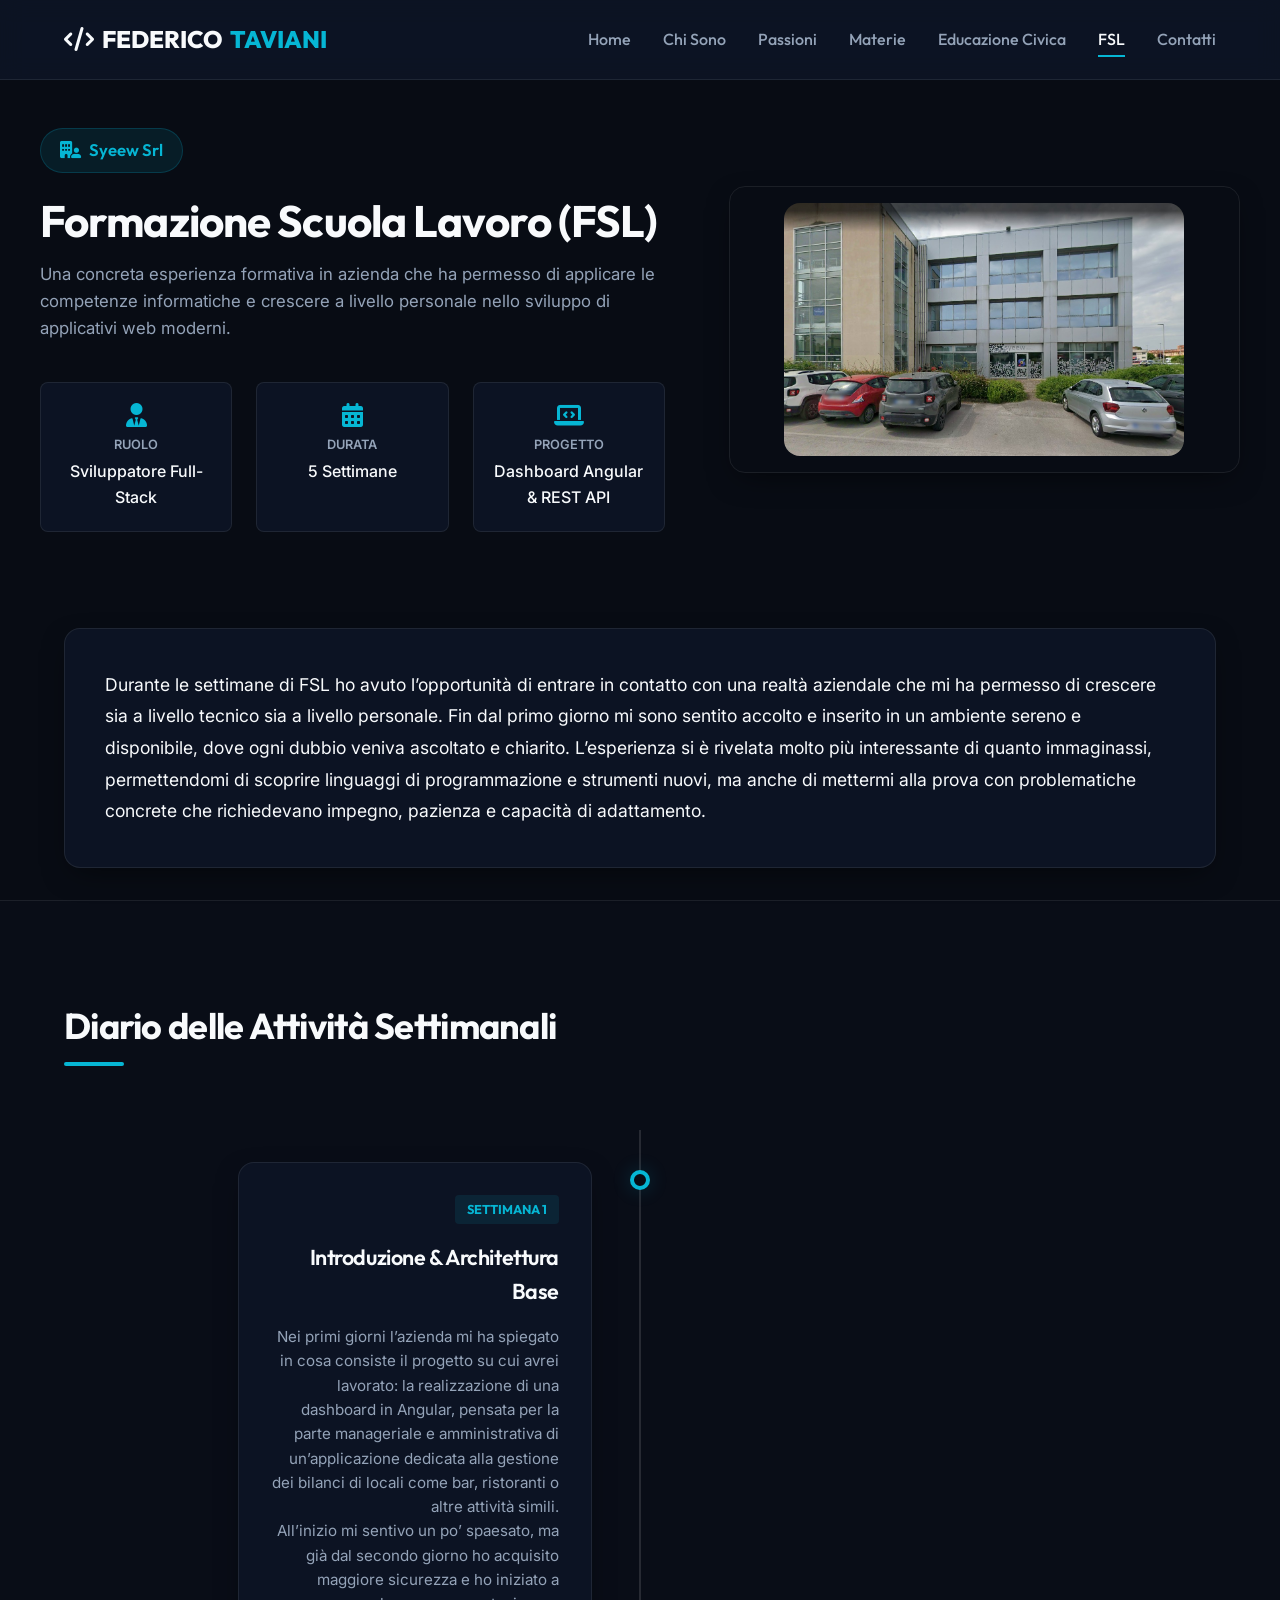
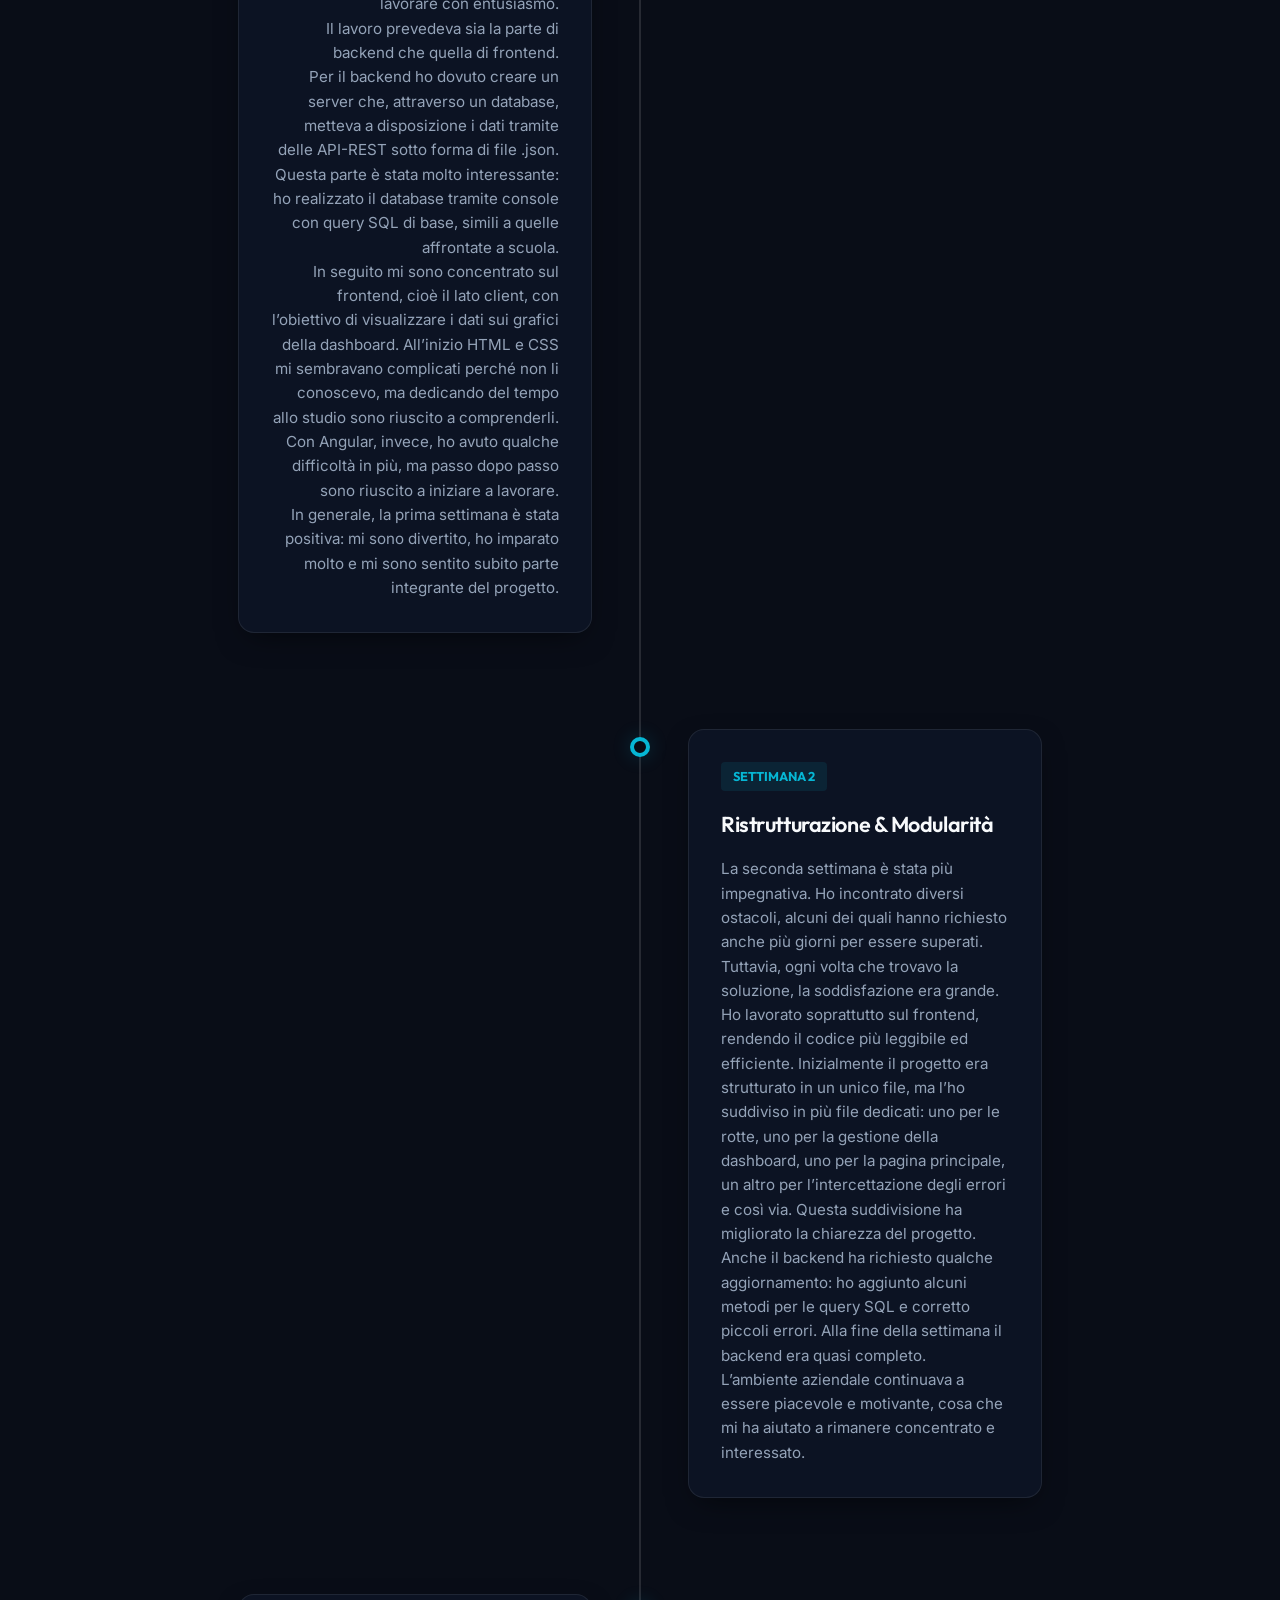
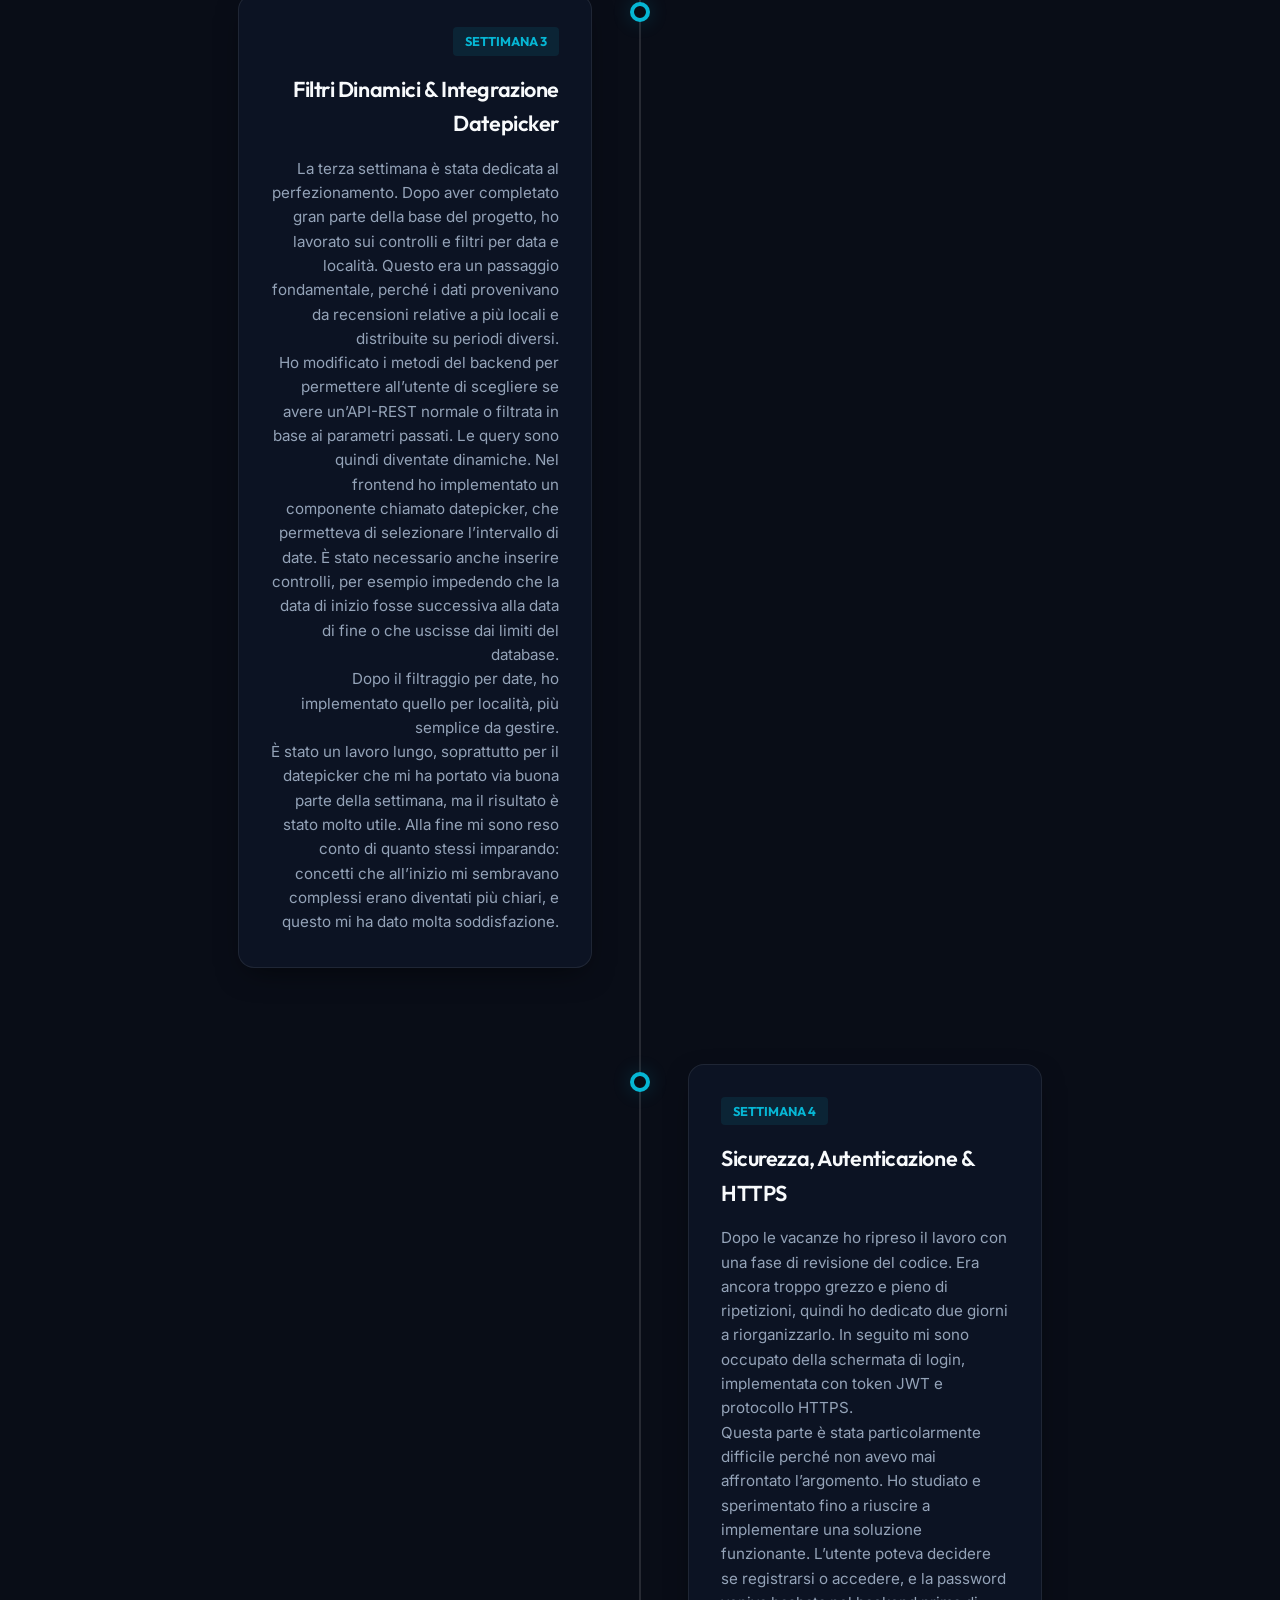
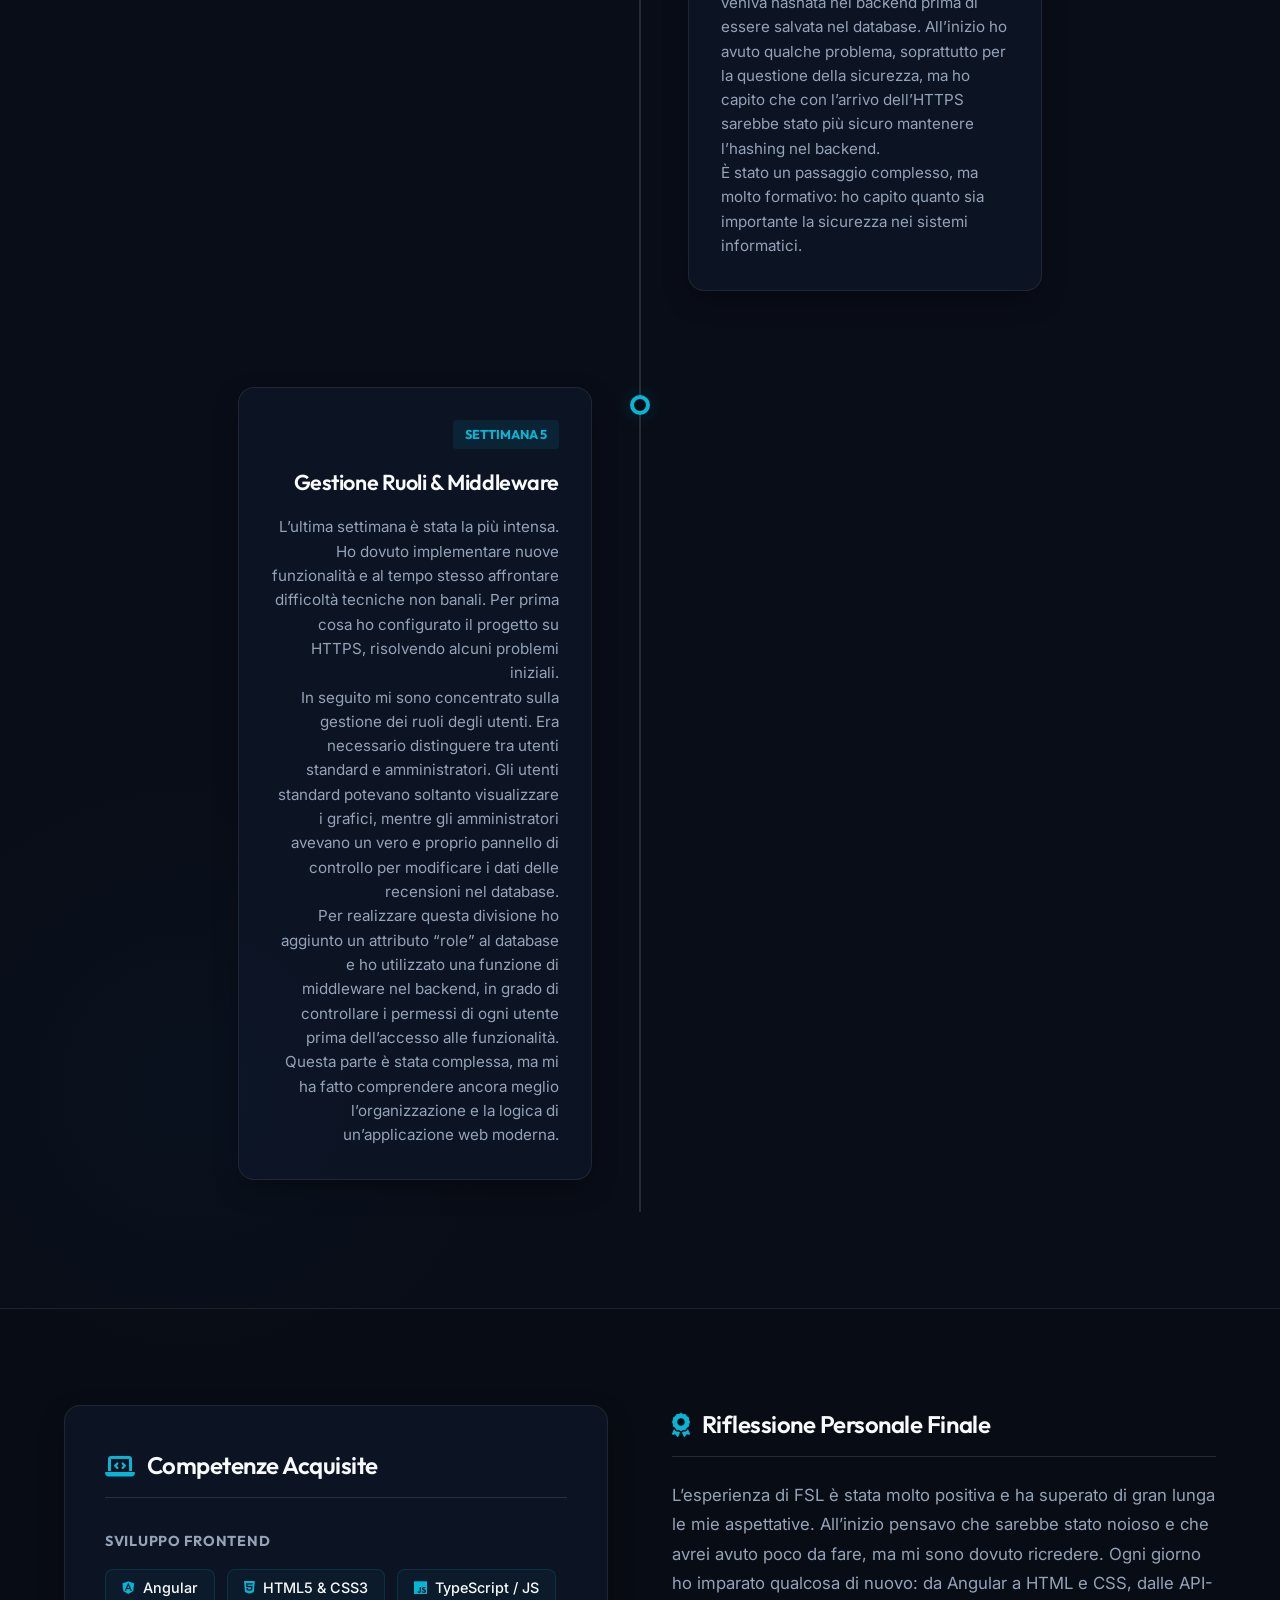
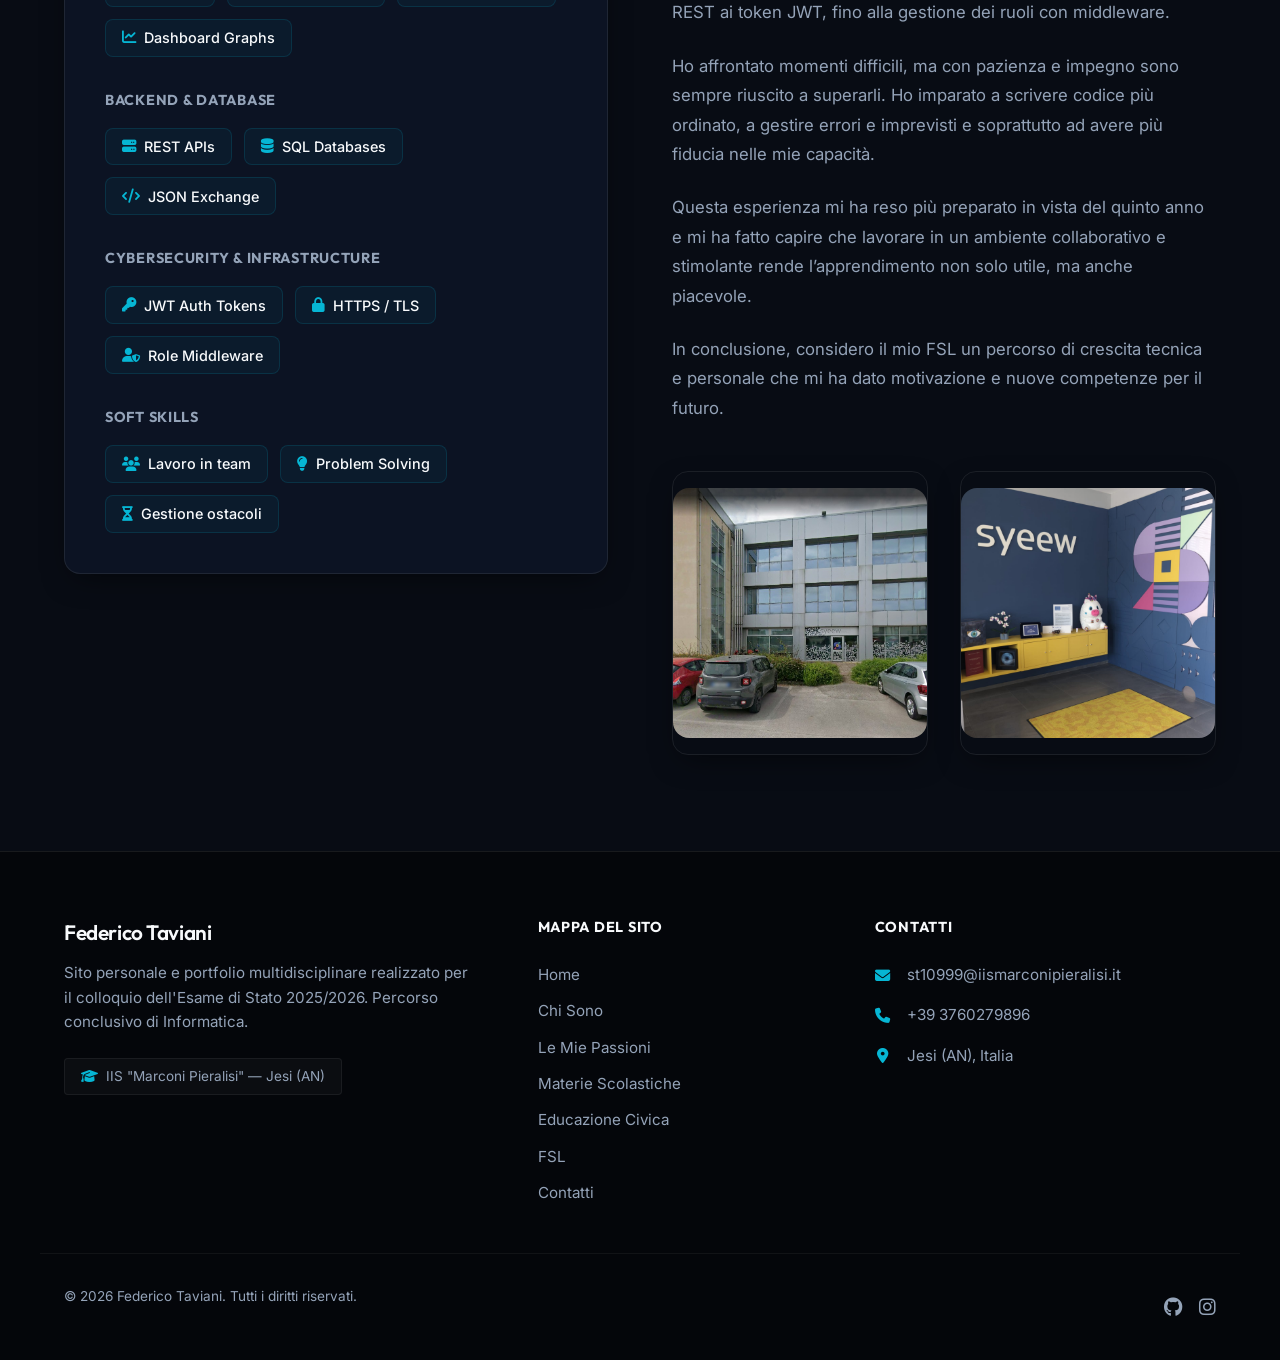
<file: pcto.html>
<!DOCTYPE html>
<html lang="it">
<head>
  <meta charset="UTF-8">
  <meta name="viewport" content="width=device-width, initial-scale=1.0">
  <title>FSL / Formazione Scuola Lavoro — Federico Taviani</title>
  <meta name="description" content="Esperienza di FSL (FSL) di Federico Taviani presso Syeew Srl, con lo sviluppo di una dashboard Angular e REST API.">
  
  <!-- SEO Open Graph -->
  <meta property="og:title" content="FSL / Formazione Scuola Lavoro — Federico Taviani">
  <meta property="og:description" content="Dettaglio dello stage aziendale: sviluppo di dashboard Angular full-stack con JWT e HTTPS.">
  <meta property="og:image" content="immagini/pcto-sede.jpeg">
  <meta property="og:type" content="website">

  <!-- Icone Font Awesome -->
  <link rel="stylesheet" href="https://cdnjs.cloudflare.com/ajax/libs/font-awesome/6.4.0/css/all.min.css">
  
  <!-- Foglio di Stile Personalizzato -->
  <link rel="stylesheet" href="css/style.css">
</head>
<body>

  <!-- NAVBAR E TESTATA STICKY -->
  <header class="site-header" id="siteHeader">
    <div class="container nav-container">
      <a href="index.html" class="site-logo" aria-label="Federico Taviani Home">
        <i class="fa-solid fa-code"></i> FEDERICO<span>TAVIANI</span>
      </a>
      
      <button class="hamburger-toggle" aria-label="Apri menu di navigazione" aria-expanded="false" aria-controls="navMenu">
        <span></span>
        <span></span>
        <span></span>
      </button>
      
      <nav class="site-navigation">
        <ul class="nav-menu" id="navMenu">
          <li><a href="index.html#home" class="nav-link">Home</a></li>
          <li><a href="index.html#chi-sono" class="nav-link">Chi Sono</a></li>
          <li><a href="index.html#passioni" class="nav-link">Passioni</a></li>
          <li><a href="materie.html" class="nav-link">Materie</a></li>
          <li><a href="educazione-civica.html" class="nav-link">Educazione Civica</a></li>
          <li><a href="pcto.html" class="nav-link">FSL</a></li>
          <li><a href="contatti.html" class="nav-link">Contatti</a></li>
        </ul>
      </nav>
    </div>
  </header>

  <main>
    <!-- INTESTAZIONE PCTO -->
    <header class="container pcto-header-grid">
      <div class="pcto-header-text">
        <span class="pcto-badge-azienda"><i class="fa-solid fa-building-user"></i> Syeew Srl</span>
        <h1>Formazione Scuola Lavoro (FSL)</h1>
        <p>Una concreta esperienza formativa in azienda che ha permesso di applicare le competenze informatiche e crescere a livello personale nello sviluppo di applicativi web moderni.</p>
        
        <div class="pcto-meta-grid">
          <div class="pcto-meta-item">
            <i class="fa-solid fa-user-tie"></i>
            <div class="pcto-meta-label">Ruolo</div>
            <div class="pcto-meta-value">Sviluppatore Full-Stack</div>
          </div>
          <div class="pcto-meta-item">
            <i class="fa-solid fa-calendar-days"></i>
            <div class="pcto-meta-label">Durata</div>
            <div class="pcto-meta-value">5 Settimane</div>
          </div>
          <div class="pcto-meta-item">
            <i class="fa-solid fa-laptop-code"></i>
            <div class="pcto-meta-label">Progetto</div>
            <div class="pcto-meta-value">Dashboard Angular & REST API</div>
          </div>
        </div>
      </div>
      
      <div class="pcto-header-img">
        <img src="immagini/pcto-sede.jpeg" alt="Ufficio moderno sede aziendale" width="500" height="350">
      </div>
    </header>

    <!-- INTRODUZIONE AZIENDALE INTEGRALE -->
    <section class="container fade-in-section" style="padding-top: 2rem; padding-bottom: 2rem;">
      <div class="materia-descr-card" style="line-height: 1.8; font-size: 1.1rem; color: var(--text-primary);">
        <p>Durante le settimane di FSL ho avuto l’opportunità di entrare in contatto con una realtà aziendale che mi ha permesso di crescere sia a livello tecnico sia a livello personale. Fin dal primo giorno mi sono sentito accolto e inserito in un ambiente sereno e disponibile, dove ogni dubbio veniva ascoltato e chiarito. L’esperienza si è rivelata molto più interessante di quanto immaginassi, permettendomi di scoprire linguaggi di programmazione e strumenti nuovi, ma anche di mettermi alla prova con problematiche concrete che richiedevano impegno, pazienza e capacità di adattamento.</p>
      </div>
    </section>

    <!-- TIMELINE DELLE SETTIMANE CON TESTO INTEGRALE E PARAGRAFI SEPARATI -->
    <section class="pcto-timeline-section fade-in-section">
      <div class="container">
        <h2 class="timeline-title">Diario delle Attività Settimanali</h2>
        
        <div class="timeline-container">
          
          <!-- Settimana 1 -->
          <div class="timeline-item left">
            <div class="timeline-dot"></div>
            <article class="timeline-card">
              <span class="timeline-week-badge">Settimana 1</span>
              <h3>Introduzione & Architettura Base</h3>
              <p>Nei primi giorni l’azienda mi ha spiegato in cosa consiste il progetto su cui avrei lavorato: la realizzazione di una dashboard in Angular, pensata per la parte manageriale e amministrativa di un’applicazione dedicata alla gestione dei bilanci di locali come bar, ristoranti o altre attività simili.</p>
              <p>All’inizio mi sentivo un po’ spaesato, ma già dal secondo giorno ho acquisito maggiore sicurezza e ho iniziato a lavorare con entusiasmo.</p>
              <p>Il lavoro prevedeva sia la parte di backend che quella di frontend.</p>
              <p>Per il backend ho dovuto creare un server che, attraverso un database, metteva a disposizione i dati tramite delle API-REST sotto forma di file .json. Questa parte è stata molto interessante: ho realizzato il database tramite console con query SQL di base, simili a quelle affrontate a scuola.</p>
              <p>In seguito mi sono concentrato sul frontend, cioè il lato client, con l’obiettivo di visualizzare i dati sui grafici della dashboard. All’inizio HTML e CSS mi sembravano complicati perché non li conoscevo, ma dedicando del tempo allo studio sono riuscito a comprenderli. Con Angular, invece, ho avuto qualche difficoltà in più, ma passo dopo passo sono riuscito a iniziare a lavorare.</p>
              <p>In generale, la prima settimana è stata positiva: mi sono divertito, ho imparato molto e mi sono sentito subito parte integrante del progetto.</p>
            </article>
          </div>

          <!-- Settimana 2 -->
          <div class="timeline-item right">
            <div class="timeline-dot"></div>
            <article class="timeline-card">
              <span class="timeline-week-badge">Settimana 2</span>
              <h3>Ristrutturazione & Modularità</h3>
              <p>La seconda settimana è stata più impegnativa. Ho incontrato diversi ostacoli, alcuni dei quali hanno richiesto anche più giorni per essere superati. Tuttavia, ogni volta che trovavo la soluzione, la soddisfazione era grande.</p>
              <p>Ho lavorato soprattutto sul frontend, rendendo il codice più leggibile ed efficiente. Inizialmente il progetto era strutturato in un unico file, ma l’ho suddiviso in più file dedicati: uno per le rotte, uno per la gestione della dashboard, uno per la pagina principale, un altro per l’intercettazione degli errori e così via. Questa suddivisione ha migliorato la chiarezza del progetto.</p>
              <p>Anche il backend ha richiesto qualche aggiornamento: ho aggiunto alcuni metodi per le query SQL e corretto piccoli errori. Alla fine della settimana il backend era quasi completo.</p>
              <p>L’ambiente aziendale continuava a essere piacevole e motivante, cosa che mi ha aiutato a rimanere concentrato e interessato.</p>
            </article>
          </div>

          <!-- Settimana 3 -->
          <div class="timeline-item left">
            <div class="timeline-dot"></div>
            <article class="timeline-card">
              <span class="timeline-week-badge">Settimana 3</span>
              <h3>Filtri Dinamici & Integrazione Datepicker</h3>
              <p>La terza settimana è stata dedicata al perfezionamento. Dopo aver completato gran parte della base del progetto, ho lavorato sui controlli e filtri per data e località. Questo era un passaggio fondamentale, perché i dati provenivano da recensioni relative a più locali e distribuite su periodi diversi.</p>
              <p>Ho modificato i metodi del backend per permettere all’utente di scegliere se avere un’API-REST normale o filtrata in base ai parametri passati. Le query sono quindi diventate dinamiche. Nel frontend ho implementato un componente chiamato datepicker, che permetteva di selezionare l’intervallo di date. È stato necessario anche inserire controlli, per esempio impedendo che la data di inizio fosse successiva alla data di fine o che uscisse dai limiti del database.</p>
              <p>Dopo il filtraggio per date, ho implementato quello per località, più semplice da gestire.</p>
              <p>È stato un lavoro lungo, soprattutto per il datepicker che mi ha portato via buona parte della settimana, ma il risultato è stato molto utile. Alla fine mi sono reso conto di quanto stessi imparando: concetti che all’inizio mi sembravano complessi erano diventati più chiari, e questo mi ha dato molta soddisfazione.</p>
            </article>
          </div>

          <!-- Settimana 4 -->
          <div class="timeline-item right">
            <div class="timeline-dot"></div>
            <article class="timeline-card">
              <span class="timeline-week-badge">Settimana 4</span>
              <h3>Sicurezza, Autenticazione & HTTPS</h3>
              <p>Dopo le vacanze ho ripreso il lavoro con una fase di revisione del codice. Era ancora troppo grezzo e pieno di ripetizioni, quindi ho dedicato due giorni a riorganizzarlo. In seguito mi sono occupato della schermata di login, implementata con token JWT e protocollo HTTPS.</p>
              <p>Questa parte è stata particolarmente difficile perché non avevo mai affrontato l’argomento. Ho studiato e sperimentato fino a riuscire a implementare una soluzione funzionante. L’utente poteva decidere se registrarsi o accedere, e la password veniva hashata nel backend prima di essere salvata nel database. All’inizio ho avuto qualche problema, soprattutto per la questione della sicurezza, ma ho capito che con l’arrivo dell’HTTPS sarebbe stato più sicuro mantenere l’hashing nel backend.</p>
              <p>È stato un passaggio complesso, ma molto formativo: ho capito quanto sia importante la sicurezza nei sistemi informatici.</p>
            </article>
          </div>

          <!-- Settimana 5 -->
          <div class="timeline-item left">
            <div class="timeline-dot"></div>
            <article class="timeline-card">
              <span class="timeline-week-badge">Settimana 5</span>
              <h3>Gestione Ruoli & Middleware</h3>
              <p>L’ultima settimana è stata la più intensa. Ho dovuto implementare nuove funzionalità e al tempo stesso affrontare difficoltà tecniche non banali. Per prima cosa ho configurato il progetto su HTTPS, risolvendo alcuni problemi iniziali.</p>
              <p>In seguito mi sono concentrato sulla gestione dei ruoli degli utenti. Era necessario distinguere tra utenti standard e amministratori. Gli utenti standard potevano soltanto visualizzare i grafici, mentre gli amministratori avevano un vero e proprio pannello di controllo per modificare i dati delle recensioni nel database.</p>
              <p>Per realizzare questa divisione ho aggiunto un attributo “role” al database e ho utilizzato una funzione di middleware nel backend, in grado di controllare i permessi di ogni utente prima dell’accesso alle funzionalità.</p>
              <p>Questa parte è stata complessa, ma mi ha fatto comprendere ancora meglio l’organizzazione e la logica di un’applicazione web moderna.</p>
            </article>
          </div>

        </div>
      </div>
    </section>

    <!-- RIFLESSIONE E COMPETENZE -->
    <section class="pcto-reflection-section fade-in-section">
      <div class="container pcto-reflection-grid">
        
        <!-- Competenze Acquisite -->
        <div class="skills-card">
          <h3><i class="fa-solid fa-laptop-code"></i> Competenze Acquisite</h3>
          
          <div class="skills-group">
            <h4>Sviluppo Frontend</h4>
            <div class="skills-badges-list">
              <span class="skill-tag"><i class="fa-brands fa-angular"></i> Angular</span>
              <span class="skill-tag"><i class="fa-brands fa-html5"></i> HTML5 & CSS3</span>
              <span class="skill-tag"><i class="fa-brands fa-js"></i> TypeScript / JS</span>
              <span class="skill-tag"><i class="fa-solid fa-chart-line"></i> Dashboard Graphs</span>
            </div>
          </div>

          <div class="skills-group">
            <h4>Backend & Database</h4>
            <div class="skills-badges-list">
              <span class="skill-tag"><i class="fa-solid fa-server"></i> REST APIs</span>
              <span class="skill-tag"><i class="fa-solid fa-database"></i> SQL Databases</span>
              <span class="skill-tag"><i class="fa-solid fa-code"></i> JSON Exchange</span>
            </div>
          </div>

          <div class="skills-group">
            <h4>Cybersecurity & Infrastructure</h4>
            <div class="skills-badges-list">
              <span class="skill-tag"><i class="fa-solid fa-key"></i> JWT Auth Tokens</span>
              <span class="skill-tag"><i class="fa-solid fa-lock"></i> HTTPS / TLS</span>
              <span class="skill-tag"><i class="fa-solid fa-user-shield"></i> Role Middleware</span>
            </div>
          </div>

          <div class="skills-group">
            <h4>Soft Skills</h4>
            <div class="skills-badges-list">
              <span class="skill-tag"><i class="fa-solid fa-users"></i> Lavoro in team</span>
              <span class="skill-tag"><i class="fa-solid fa-lightbulb"></i> Problem Solving</span>
              <span class="skill-tag"><i class="fa-solid fa-hourglass-half"></i> Gestione ostacoli</span>
            </div>
          </div>
        </div>

        <!-- Riflessione Finale Integrale -->
        <div class="pcto-reflection-text">
          <h3><i class="fa-solid fa-award"></i> Riflessione Personale Finale</h3>
          <p>L’esperienza di FSL è stata molto positiva e ha superato di gran lunga le mie aspettative. All’inizio pensavo che sarebbe stato noioso e che avrei avuto poco da fare, ma mi sono dovuto ricredere. Ogni giorno ho imparato qualcosa di nuovo: da Angular a HTML e CSS, dalle API-REST ai token JWT, fino alla gestione dei ruoli con middleware.</p>
          <p>Ho affrontato momenti difficili, ma con pazienza e impegno sono sempre riuscito a superarli. Ho imparato a scrivere codice più ordinato, a gestire errori e imprevisti e soprattutto ad avere più fiducia nelle mie capacità.</p>
          <p>Questa esperienza mi ha reso più preparato in vista del quinto anno e mi ha fatto capire che lavorare in un ambiente collaborativo e stimolante rende l’apprendimento non solo utile, ma anche piacevole.</p>
          <p>In conclusione, considero il mio FSL un percorso di crescita tecnica e personale che mi ha dato motivazione e nuove competenze per il futuro.</p>
          
          <div class="pcto-gallery">
            <div class="pcto-gallery-item">
              <img src="immagini/pcto-sede.jpeg" alt="Sede dell'azienda Syeew Srl" loading="lazy" width="300" height="250">
            </div>
            <div class="pcto-gallery-item">
              <img src="immagini/pcto-team.jpeg" alt="Il team di lavoro in azienda" loading="lazy" width="300" height="250">
            </div>
          </div>
        </div>

      </div>
    </section>
  </main>

  <!-- FOOTER CONDIVISO -->
  <footer class="site-footer">
    <div class="container footer-grid">
      <div class="footer-col-info">
        <h3>Federico Taviani</h3>
        <p>Sito personale e portfolio multidisciplinare realizzato per il colloquio dell'Esame di Stato 2025/2026. Percorso conclusivo di Informatica.</p>
        <div class="footer-school-badge">
          <i class="fa-solid fa-graduation-cap"></i> IIS "Marconi Pieralisi" — Jesi (AN)
        </div>
      </div>
      
      <div class="footer-col-links">
        <h4>Mappa del Sito</h4>
        <ul class="footer-links-list">
          <li><a href="index.html#home">Home</a></li>
          <li><a href="index.html#chi-sono">Chi Sono</a></li>
          <li><a href="index.html#passioni">Le Mie Passioni</a></li>
          <li><a href="materie.html">Materie Scolastiche</a></li>
          <li><a href="educazione-civica.html">Educazione Civica</a></li>
          <li><a href="pcto.html">FSL</a></li>
          <li><a href="contatti.html">Contatti</a></li>
        </ul>
      </div>

      <div class="footer-col-contact">
        <h4>Contatti</h4>
        <ul class="footer-contact-list">
          <li>
            <i class="fa-solid fa-envelope"></i>
            <a href="mailto:st10999@iismarconipieralisi.it">st10999@iismarconipieralisi.it</a>
          </li>
          <li>
            <i class="fa-solid fa-phone"></i>
            <span>+39 3760279896</span>
          </li>
          <li>
            <i class="fa-solid fa-location-dot"></i>
            <span>Jesi (AN), Italia</span>
          </li>
        </ul>
      </div>
    </div>
    
    <div class="container footer-bottom">
      <p class="footer-copy">&copy; 2026 Federico Taviani. Tutti i diritti riservati.</p>
      <div class="footer-socials">
        <a href="https://github.com/TavianTorbian" target="_blank" class="footer-social-btn" aria-label="Profilo GitHub di Federico"><i class="fa-brands fa-github"></i></a>
        <a href="https://instagram.com/fedeetaviaaa._07" target="_blank" class="footer-social-btn" aria-label="Profilo Instagram di Federico"><i class="fa-brands fa-instagram"></i></a>
      </div>
    </div>
  </footer>

  <!-- Script JS -->
  <script src="js/main.js"></script>
</body>
</html>
</file>
<file: css/style.css>
/* -------------------------------------------------------------
   SITO PERSONALE - FEDERICO TAVIANI (5ª CM)
   IIS "Marconi Pieralisi" Jesi - A.S. 2025/2026
   Foglio di stile globale (style.css)
   ------------------------------------------------------------- */

/* IMPORTAZIONE FONT DA GOOGLE FONTS */
@import url('https://fonts.googleapis.com/css2?family=Inter:wght@300;400;500;600;700&family=Outfit:wght@400;500;600;700;800&display=swap');

/* VARIABILI DESIGN SYSTEM */
:root {
  /* Palette Colori */
  --bg-primary: #080c14;        /* Sfondo principale profondo */
  --bg-secondary: #0f172a;      /* Sfondo card e blocchi */
  --bg-tertiary: #1e293b;       /* Bordi e dettagli chiari */
  --bg-glass: rgba(15, 23, 42, 0.7); /* Background sfocato per navbar/card */
  --accent: #06b6d4;            /* Cyber Cyan principale */
  --accent-rgb: 6, 182, 212;
  --accent-hover: #0891b2;      /* Cyan hover */
  --text-primary: #f8fafc;      /* Bianco ghiaccio per testi principali */
  --text-secondary: #94a3b8;    /* Grigio azzurrato per testi secondari */
  
  /* Categoria Colori Aree Materie */
  --area-tech: #0ea5e9;         /* Azzurro scientifico-tecnico */
  --area-human: #a855f7;        /* Viola umanistico */
  --area-other: #10b981;        /* Verde altro (scienze motorie) */

  /* Tipografia */
  --font-title: 'Outfit', -apple-system, BlinkMacSystemFont, "Segoe UI", Roboto, sans-serif;
  --font-body: 'Inter', -apple-system, BlinkMacSystemFont, "Segoe UI", Roboto, sans-serif;
  
  /* Spaziature e Dimensioni */
  --header-height: 80px;
  --container-max-width: 1200px;
  --border-radius-sm: 8px;
  --border-radius-md: 16px;
  --border-radius-lg: 24px;
  --transition-fast: 0.2s cubic-bezier(0.4, 0, 0.2, 1);
  --transition-normal: 0.3s cubic-bezier(0.4, 0, 0.2, 1);
  --transition-slow: 0.5s cubic-bezier(0.4, 0, 0.2, 1);
  
  /* Ombre e Effetti */
  --box-shadow: 0 10px 30px -10px rgba(0, 0, 0, 0.6);
  --glow-shadow: 0 0 20px rgba(6, 182, 212, 0.2);
  --border-glass: 1px solid rgba(255, 255, 255, 0.08);
  --border-color: rgba(255, 255, 255, 0.12);
}

/* RESET E REGOLE BASE */
*, *::before, *::after {
  box-sizing: border-box;
  margin: 0;
  padding: 0;
}

html {
  scroll-behavior: smooth;
  font-size: 16px;
}

body {
  background-color: var(--bg-primary);
  color: var(--text-primary);
  font-family: var(--font-body);
  line-height: 1.6;
  overflow-x: hidden;
  position: relative;
  -webkit-font-smoothing: antialiased;
}

/* Sfondi decorativi radiali (Aura Glows) */
body::before {
  content: '';
  position: absolute;
  top: -10%;
  right: -10%;
  width: 50vw;
  height: 50vw;
  background: radial-gradient(circle, rgba(6, 182, 212, 0.1) 0%, rgba(0, 0, 0, 0) 70%);
  z-index: -1;
  pointer-events: none;
}

body::after {
  content: '';
  position: absolute;
  bottom: 20%;
  left: -10%;
  width: 50vw;
  height: 50vw;
  background: radial-gradient(circle, rgba(10, 37, 64, 0.2) 0%, rgba(0, 0, 0, 0) 70%);
  z-index: -1;
  pointer-events: none;
}

/* TIPOGRAFIA */
h1, h2, h3, h4 {
  font-family: var(--font-title);
  font-weight: 700;
  letter-spacing: -0.02em;
  color: var(--text-primary);
}

h1 {
  font-size: 3rem;
  line-height: 1.1;
}

h2 {
  font-size: 2.25rem;
  margin-bottom: 1.5rem;
  position: relative;
  display: inline-block;
}

h2::after {
  content: '';
  display: block;
  width: 60px;
  height: 4px;
  background-color: var(--accent);
  margin-top: 0.5rem;
  border-radius: 2px;
}

h3 {
  font-size: 1.5rem;
  font-weight: 600;
  margin-bottom: 1rem;
}

p {
  color: var(--text-secondary);
  font-size: 1.05rem;
  margin-bottom: 1.25rem;
}

a {
  color: var(--accent);
  text-decoration: none;
  transition: var(--transition-fast);
}

a:hover {
  color: var(--text-primary);
}

img {
  display: block;
  margin: 1rem auto;
  width: 400px;      /* dimensione desiderata */
  max-width: 100%;   /* responsive su mobile */
  height: auto;
  border-radius: var(--border-radius-md);
  object-fit: cover;
}

#fake-news {
  width: 400px;
  max-width: 100%;
  height: auto;
}

/* STRUTTURA LAYOUT */
.container {
  width: 100%;
  max-width: var(--container-max-width);
  margin: 0 auto;
  padding: 0 1.5rem;
}

section {
  padding: 6rem 0;
  position: relative;
}

/* HEADER & NAVBAR STICKY */
.site-header {
  position: fixed;
  top: 0;
  left: 0;
  width: 100%;
  height: var(--header-height);
  background-color: var(--bg-glass);
  backdrop-filter: blur(12px);
  -webkit-backdrop-filter: blur(12px);
  border-bottom: var(--border-glass);
  z-index: 1000;
  transition: var(--transition-normal);
}

.site-header.scrolled {
  height: 70px;
  background-color: rgba(8, 12, 20, 0.9);
  box-shadow: var(--box-shadow);
}

.nav-container {
  display: flex;
  justify-content: space-between;
  align-items: center;
  height: 100%;
}

.site-logo {
  font-family: var(--font-title);
  font-weight: 800;
  font-size: 1.5rem;
  color: var(--text-primary);
  display: flex;
  align-items: center;
  gap: 0.5rem;
}

.site-logo span {
  color: var(--accent);
}

.nav-menu {
  display: flex;
  list-style: none;
  gap: 2rem;
  align-items: center;
}

.nav-link {
  font-family: var(--font-title);
  font-weight: 500;
  font-size: 1rem;
  color: var(--text-secondary);
  position: relative;
  padding: 0.5rem 0;
}

.nav-link::after {
  content: '';
  position: absolute;
  bottom: 0;
  left: 0;
  width: 0;
  height: 2px;
  background-color: var(--accent);
  transition: var(--transition-fast);
}

.nav-link:hover, .nav-link.active {
  color: var(--text-primary);
}

.nav-link:hover::after, .nav-link.active::after {
  width: 100%;
}

/* Menu Mobile Toggle (Hamburger) */
.hamburger-toggle {
  display: none;
  background: none;
  border: none;
  cursor: pointer;
  width: 30px;
  height: 24px;
  position: relative;
  z-index: 1100;
}

.hamburger-toggle span {
  display: block;
  position: absolute;
  height: 3px;
  width: 100%;
  background: var(--text-primary);
  border-radius: 9px;
  opacity: 1;
  left: 0;
  transform: rotate(0deg);
  transition: .25s ease-in-out;
}

.hamburger-toggle span:nth-child(1) { top: 0px; }
.hamburger-toggle span:nth-child(2) { top: 10px; }
.hamburger-toggle span:nth-child(3) { top: 20px; }

.hamburger-toggle.open span:nth-child(1) {
  top: 10px;
  transform: rotate(135deg);
}

.hamburger-toggle.open span:nth-child(2) {
  opacity: 0;
  left: -60px;
}

.hamburger-toggle.open span:nth-child(3) {
  top: 10px;
  transform: rotate(-135deg);
}

/* PULSANTI E CTA */
.btn {
  display: inline-flex;
  align-items: center;
  justify-content: center;
  gap: 0.75rem;
  padding: 0.8rem 1.8rem;
  border-radius: var(--border-radius-sm);
  font-family: var(--font-title);
  font-weight: 600;
  font-size: 1rem;
  cursor: pointer;
  transition: var(--transition-normal);
  border: none;
}

.btn-primary {
  background-color: var(--accent);
  color: var(--bg-primary);
  box-shadow: var(--glow-shadow);
}

.btn-primary:hover {
  background-color: var(--accent-hover);
  color: var(--bg-primary);
  transform: translateY(-2px);
  box-shadow: 0 0 30px rgba(6, 182, 212, 0.4);
}

.btn-secondary {
  background-color: transparent;
  color: var(--text-primary);
  border: 1px solid var(--border-color);
  backdrop-filter: blur(4px);
}

.btn-secondary:hover {
  background-color: rgba(255, 255, 255, 0.05);
  border-color: var(--accent);
  transform: translateY(-2px);
}

.btn-group {
  display: flex;
  gap: 1rem;
  flex-wrap: wrap;
}

/* -------------------------------------------------------------
   PAGINA INDEX: HERO SECTION
   ------------------------------------------------------------- */
.hero-section {
  min-height: 100vh;
  display: flex;
  align-items: center;
  padding-top: calc(var(--header-height) + 2rem);
  background: radial-gradient(circle at 10% 20%, rgba(6, 182, 212, 0.05) 0%, rgba(0,0,0,0) 50%);
}

.hero-grid {
  display: grid;
  grid-template-columns: 1.2fr 0.8fr;
  gap: 4rem;
  align-items: center;
}

.hero-content {
  display: flex;
  flex-direction: column;
}

.hero-subtitle {
  font-size: 1.25rem;
  color: var(--accent);
  font-weight: 500;
  margin-bottom: 1rem;
  text-transform: uppercase;
  letter-spacing: 0.1em;
  font-family: var(--font-title);
}

.hero-welcome {
  font-size: 1.25rem;
  color: var(--text-secondary);
  margin-top: 1.5rem;
  margin-bottom: 2.5rem;
  border-left: 3px solid var(--accent);
  padding-left: 1rem;
}

.hero-image-container {
  position: relative;
  display: flex;
  justify-content: center;
  align-items: center;
}

.hero-image-wrapper {
  position: relative;
  width: 100%;
  max-width: 380px;
  aspect-ratio: 1;
  border-radius: var(--border-radius-lg);
  padding: 10px;
  background: linear-gradient(135deg, rgba(6, 182, 212, 0.5), rgba(15, 23, 42, 0.2));
  box-shadow: var(--box-shadow);
  overflow: hidden;
}

.hero-image-wrapper::after {
  content: '';
  position: absolute;
  inset: 1px;
  background: var(--bg-primary);
  border-radius: calc(var(--border-radius-lg) - 1px);
  z-index: 1;
}

.hero-image {
  width: 100%;
  height: 100%;
  border-radius: calc(var(--border-radius-lg) - 10px);
  position: relative;
  z-index: 2;
  transition: var(--transition-slow);
}

.hero-image-wrapper:hover .hero-image {
  transform: scale(1.05);
}

/* -------------------------------------------------------------
   PAGINA INDEX: CHI SONO SECTION
   ------------------------------------------------------------- */
.chi-sono-section {
  background-color: rgba(15, 23, 42, 0.2);
  border-top: var(--border-glass);
  border-bottom: var(--border-glass);
}

.chi-sono-grid {
  display: grid;
  grid-template-columns: 0.9fr 1.1fr;
  gap: 4rem;
  align-items: start;
}

.profile-card {
  background: var(--bg-glass);
  border: var(--border-glass);
  border-radius: var(--border-radius-md);
  padding: 2.5rem;
  box-shadow: var(--box-shadow);
  backdrop-filter: blur(8px);
}

.profile-card-header {
  text-align: center;
  margin-bottom: 2rem;
}

.profile-card-avatar {
  width: 100px;
  height: 100px;
  border-radius: 50%;
  margin: 0 auto 1rem;
  border: 3px solid var(--accent);
  box-shadow: var(--glow-shadow);
}

.profile-info-grid {
  display: flex;
  flex-direction: column;
  gap: 1.25rem;
}

.info-item {
  display: flex;
  align-items: center;
  gap: 1.25rem;
  border-bottom: 1px solid rgba(255, 255, 255, 0.05);
  padding-bottom: 0.75rem;
}

.info-item:last-child {
  border-bottom: none;
  padding-bottom: 0;
}

.info-icon {
  width: 40px;
  height: 40px;
  background-color: rgba(6, 182, 212, 0.1);
  color: var(--accent);
  border-radius: var(--border-radius-sm);
  display: flex;
  align-items: center;
  justify-content: center;
  font-size: 1.1rem;
  flex-shrink: 0;
}

.info-label {
  font-size: 0.85rem;
  color: var(--text-secondary);
  text-transform: uppercase;
  letter-spacing: 0.05em;
  font-weight: 600;
}

.info-value {
  font-size: 1.05rem;
  font-weight: 500;
  color: var(--text-primary);
}

/* Dettagli Chi Sono */
.chi-sono-details {
  display: flex;
  flex-direction: column;
  gap: 2.5rem;
}

.details-block {
  position: relative;
}

.details-block h3 {
  display: flex;
  align-items: center;
  gap: 0.75rem;
  color: var(--text-primary);
  border-bottom: 1px solid var(--border-color);
  padding-bottom: 0.5rem;
  margin-bottom: 1rem;
}

.details-block h3 i {
  color: var(--accent);
}

/* Sguardo al Futuro Callout */
.future-callout {
  background: linear-gradient(135deg, rgba(6, 182, 212, 0.15) 0%, rgba(15, 23, 42, 0) 100%);
  border: 1px solid rgba(6, 182, 212, 0.25);
  border-radius: var(--border-radius-md);
  padding: 2rem;
  position: relative;
}

.future-callout::before {
  content: '"';
  position: absolute;
  top: 10px;
  left: 20px;
  font-size: 6rem;
  font-family: var(--font-title);
  color: rgba(6, 182, 212, 0.1);
  line-height: 1;
}

/* -------------------------------------------------------------
   PAGINA INDEX: PASSIONI SECTION
   ------------------------------------------------------------- */
.passioni-intro {
  max-width: 800px;
  margin-bottom: 4rem;
  font-size: 1.2rem;
  line-height: 1.7;
}

.passioni-grid {
  display: grid;
  grid-template-columns: repeat(3, 1fr);
  gap: 2rem;
}

.passione-card {
  background: var(--bg-glass);
  border: var(--border-glass);
  border-radius: var(--border-radius-md);
  overflow: hidden;
  box-shadow: var(--box-shadow);
  transition: var(--transition-normal);
  display: flex;
  flex-direction: column;
}

.passione-card:hover {
  transform: translateY(-8px);
  border-color: var(--accent);
  box-shadow: 0 20px 40px -15px rgba(0, 0, 0, 0.7);
}

.passione-img-wrapper {
  position: relative;
  height: 220px;
  overflow: hidden;
}

.passione-img {
  width: 100%;
  height: 100%;
  object-fit: cover;
  transition: var(--transition-slow);
}

.passione-card:hover .passione-img {
  transform: scale(1.08);
}

.passione-badge {
  position: absolute;
  top: 1rem;
  left: 1rem;
  background-color: var(--bg-glass);
  color: var(--accent);
  border: var(--border-glass);
  backdrop-filter: blur(8px);
  -webkit-backdrop-filter: blur(8px);
  padding: 0.4rem 1rem;
  border-radius: var(--border-radius-sm);
  font-size: 0.8rem;
  font-weight: 600;
  text-transform: uppercase;
  letter-spacing: 0.05em;
  display: flex;
  align-items: center;
  gap: 0.5rem;
}

.passione-content {
  padding: 2rem;
  display: flex;
  flex-direction: column;
  flex-grow: 1;
}

.passione-content p {
  font-size: 0.95rem;
  margin-bottom: 0;
  flex-grow: 1;
}

/* Dettagli specifici delle passioni (Artisti / Mete) */
.music-artists, .travel-destinations {
  margin-top: 1.5rem;
  padding-top: 1.25rem;
  border-top: 1px solid rgba(255, 255, 255, 0.05);
}

.music-artists h4, .travel-destinations h4 {
  font-size: 0.85rem;
  color: var(--text-secondary);
  text-transform: uppercase;
  margin-bottom: 0.75rem;
  letter-spacing: 0.05em;
}

.artist-badges, .travel-badges {
  display: flex;
  flex-wrap: wrap;
  gap: 0.5rem;
}

.badge-tag {
  background-color: rgba(6, 182, 212, 0.08);
  color: var(--text-primary);
  border: 1px solid rgba(6, 182, 212, 0.15);
  font-size: 0.8rem;
  padding: 0.25rem 0.6rem;
  border-radius: var(--border-radius-sm);
  transition: var(--transition-fast);
}

.badge-tag:hover {
  background-color: rgba(6, 182, 212, 0.2);
  border-color: var(--accent);
}

/* -------------------------------------------------------------
   PAGINA MATERIE: AREA SECTIONS & GRID
   ------------------------------------------------------------- */
.materie-page-header {
  padding: 8rem 0 3rem;
  text-align: center;
}

.materie-intro-text {
  max-width: 700px;
  margin: 0 auto;
  font-size: 1.15rem;
}

.area-section {
  padding: 4rem 0;
}

.area-section:nth-of-type(even) {
  background-color: rgba(15, 23, 42, 0.2);
  border-top: var(--border-glass);
  border-bottom: var(--border-glass);
}

.area-header {
  margin-bottom: 3rem;
  display: flex;
  align-items: center;
  gap: 1rem;
}

.area-badge {
  padding: 0.4rem 1.2rem;
  border-radius: 50px;
  font-family: var(--font-title);
  font-weight: 700;
  font-size: 0.85rem;
  text-transform: uppercase;
  letter-spacing: 0.05em;
  color: #fff;
}

.area-badge.scientific { background-color: var(--area-tech); }
.area-badge.humanities { background-color: var(--area-human); }
.area-badge.other { background-color: var(--area-other); }

.materie-grid {
  display: grid;
  grid-template-columns: repeat(3, 1fr);
  gap: 2.5rem;
}

.materia-card {
  background: var(--bg-glass);
  border: var(--border-glass);
  border-radius: var(--border-radius-md);
  overflow: hidden;
  box-shadow: var(--box-shadow);
  transition: var(--transition-normal);
  display: flex;
  flex-direction: column;
  height: 100%;
}

.materia-card:hover {
  transform: translateY(-8px);
  box-shadow: 0 20px 40px -15px rgba(0, 0, 0, 0.8);
}

/* Modifiche ai bordi delle card in base all'area per dare personalità */
.materia-card.tech:hover { border-color: var(--area-tech); }
.materia-card.human:hover { border-color: var(--area-human); }
.materia-card.oth:hover { border-color: var(--area-other); }

.materia-img-wrapper {
  position: relative;
  height: 180px;
  overflow: hidden;
}

.materia-img {
  width: 100%;
  height: 100%;
  object-fit: cover;
  transition: var(--transition-slow);
}

.materia-card:hover .materia-img {
  transform: scale(1.06);
}

.materia-card-icon {
  position: absolute;
  bottom: -20px;
  right: 20px;
  width: 50px;
  height: 50px;
  border-radius: 50%;
  display: flex;
  align-items: center;
  justify-content: center;
  font-size: 1.25rem;
  color: #fff;
  box-shadow: var(--box-shadow);
  border: 2px solid var(--bg-primary);
  z-index: 10;
}

.materia-card.tech .materia-card-icon { background-color: var(--area-tech); }
.materia-card.human .materia-card-icon { background-color: var(--area-human); }
.materia-card.oth .materia-card-icon { background-color: var(--area-other); }

.materia-card-content {
  padding: 2rem;
  display: flex;
  flex-direction: column;
  flex-grow: 1;
}

.materia-card-content h3 {
  font-size: 1.3rem;
  margin-bottom: 0.75rem;
}

.materia-card-content p {
  font-size: 0.95rem;
  margin-bottom: 1.5rem;
  flex-grow: 1;
}

.materia-card-link {
  font-family: var(--font-title);
  font-weight: 600;
  font-size: 0.9rem;
  display: inline-flex;
  align-items: center;
  gap: 0.5rem;
}

.materia-card.tech .materia-card-link { color: var(--area-tech); }
.materia-card.human .materia-card-link { color: var(--area-human); }
.materia-card.oth .materia-card-link { color: var(--area-other); }

.materia-card-link i {
  transition: var(--transition-fast);
}

.materia-card:hover .materia-card-link i {
  transform: translateX(5px);
}

/* -------------------------------------------------------------
   PAGINE SINGOLA MATERIA
   ------------------------------------------------------------- */
.materia-detail-header {
  padding-top: calc(var(--header-height) + 4rem);
  padding-bottom: 4rem;
  position: relative;
}

.btn-back {
  display: inline-flex;
  align-items: center;
  gap: 0.5rem;
  color: var(--text-secondary);
  font-family: var(--font-title);
  font-weight: 500;
  margin-bottom: 2rem;
  font-size: 0.95rem;
  transition: var(--transition-fast);
}

.btn-back:hover {
  color: var(--accent);
  transform: translateX(-4px);
}

.materia-header-grid {
  display: grid;
  grid-template-columns: 1.1fr 0.9fr;
  gap: 4rem;
  align-items: center;
}

.materia-tag-label {
  display: inline-block;
  padding: 0.3rem 0.9rem;
  border-radius: 50px;
  font-size: 0.8rem;
  font-weight: 700;
  text-transform: uppercase;
  letter-spacing: 0.05em;
  margin-bottom: 1.25rem;
  color: #fff;
}

.materia-tag-label.tech { background-color: var(--area-tech); }
.materia-tag-label.human { background-color: var(--area-human); }
.materia-tag-label.other { background-color: var(--area-other); }

.materia-detail-title {
  font-size: 2.75rem;
  margin-bottom: 1.5rem;
}

.materia-header-img-wrapper {
  position: relative;
  border-radius: var(--border-radius-md);
  overflow: hidden;
  box-shadow: var(--box-shadow);
  border: var(--border-glass);
}

.materia-content-body {
  padding-bottom: 6rem;
}

.materia-content-grid {
  display: grid;
  grid-template-columns: 1.1fr 0.9fr;
  gap: 4rem;
  align-items: start;
}

.materia-descr-card {
  background: var(--bg-glass);
  border: var(--border-glass);
  border-radius: var(--border-radius-md);
  padding: 2.5rem;
  box-shadow: var(--box-shadow);
}

.materia-descr-card p {
  font-size: 1.1rem;
  line-height: 1.8;
  margin-bottom: 0;
  color: var(--text-primary);
}

.materia-program-card {
  background: var(--bg-glass);
  border: var(--border-glass);
  border-radius: var(--border-radius-md);
  padding: 2.5rem;
  box-shadow: var(--box-shadow);
}

.materia-program-card h3 {
  border-bottom: 1px solid var(--border-color);
  padding-bottom: 0.75rem;
  margin-bottom: 1.5rem;
}

.program-list {
  list-style: none;
  display: flex;
  flex-direction: column;
  gap: 1.25rem;
}

.program-item {
  display: flex;
  align-items: flex-start;
  gap: 1rem;
  font-size: 1rem;
  color: var(--text-secondary);
}

.program-item i {
  color: var(--accent);
  margin-top: 0.35rem;
  flex-shrink: 0;
  font-size: 0.9rem;
}

.program-item.tech i { color: var(--area-tech); }
.program-item.human i { color: var(--area-human); }
.program-item.other i { color: var(--area-other); }

.program-item span {
  line-height: 1.4;
}

/* -------------------------------------------------------------
   PAGINA EDUCAZIONE CIVICA
   ------------------------------------------------------------- */
.ed-civica-header {
  padding: 8rem 0 3rem;
  text-align: center;
}

.ed-civica-subtitle {
  color: var(--accent);
  font-family: var(--font-title);
  font-size: 1.1rem;
  text-transform: uppercase;
  letter-spacing: 0.1em;
  font-weight: 600;
  margin-bottom: 0.5rem;
}

.ed-civica-intro {
  margin: 4rem 0;
}

.ed-civica-intro-grid {
  display: grid;
  grid-template-columns: 1.1fr 0.9fr;
  gap: 4rem;
  align-items: center;
}

.ed-civica-intro-text p {
  font-size: 1.15rem;
  line-height: 1.75;
}

/* Sezioni Percorso */
.ed-civica-section {
  padding: 5rem 0;
  border-top: var(--border-glass);
}

.ed-civica-section:nth-of-type(even) {
  background-color: rgba(15, 23, 42, 0.15);
}

.ed-civica-grid {
  display: grid;
  grid-template-columns: 1fr 1fr;
  gap: 4rem;
  align-items: center;
}

.ed-civica-grid.reverse {
  grid-template-columns: 1fr 1fr;
}

.ed-civica-grid.reverse .ed-civica-img-col {
  order: -1;
}

.ed-civica-text-col h3 {
  font-size: 1.8rem;
  margin-bottom: 1.5rem;
  display: flex;
  align-items: center;
  gap: 0.75rem;
}

.ed-civica-text-col h3 i {
  color: var(--accent);
}

.ed-civica-text-col p {
  font-size: 1.05rem;
  line-height: 1.7;
}

.ed-civica-img-col {
  border-radius: var(--border-radius-md);
  overflow: hidden;
  box-shadow: var(--box-shadow);
  border: var(--border-glass);
}

.ed-civica-fullwidth {
  padding: 5rem 0;
  border-top: var(--border-glass);
  background: linear-gradient(180deg, rgba(8, 12, 20, 0) 0%, rgba(15, 23, 42, 0.3) 100%);
}

.ed-civica-fullwidth-content {
  max-width: 800px;
  margin: 0 auto;
}

.ed-civica-fullwidth-content h3 {
  font-size: 1.8rem;
  text-align: center;
  margin-bottom: 2rem;
  display: flex;
  align-items: center;
  justify-content: center;
  gap: 0.75rem;
}

.ed-civica-fullwidth-content h3 i {
  color: var(--accent);
}

.ed-civica-fullwidth-content p {
  font-size: 1.1rem;
  line-height: 1.75;
}

/* -------------------------------------------------------------
   PAGINA PCTO (FORMAZIONE SCUOLA LAVORO)
   ------------------------------------------------------------- */
.pcto-header-grid {
  display: grid;
  grid-template-columns: 1.1fr 0.9fr;
  gap: 4rem;
  align-items: center;
  padding: 8rem 0 4rem;
}

.pcto-header-text h1 {
  font-size: 2.75rem;
  margin-bottom: 1rem;
}

.pcto-badge-azienda {
  display: inline-flex;
  align-items: center;
  gap: 0.5rem;
  padding: 0.5rem 1.2rem;
  background-color: rgba(6, 182, 212, 0.1);
  color: var(--accent);
  border: 1px solid rgba(6, 182, 212, 0.2);
  border-radius: 50px;
  font-family: var(--font-title);
  font-weight: 600;
  font-size: 1.05rem;
  margin-bottom: 1.5rem;
}

.pcto-meta-grid {
  display: grid;
  grid-template-columns: repeat(3, 1fr);
  gap: 1.5rem;
  margin-top: 2.5rem;
}

.pcto-meta-item {
  background: var(--bg-glass);
  border: var(--border-glass);
  border-radius: var(--border-radius-sm);
  padding: 1.25rem;
  text-align: center;
}

.pcto-meta-item i {
  font-size: 1.5rem;
  color: var(--accent);
  margin-bottom: 0.5rem;
}

.pcto-meta-label {
  font-size: 0.8rem;
  color: var(--text-secondary);
  text-transform: uppercase;
  font-weight: 600;
  margin-bottom: 0.25rem;
}

.pcto-meta-value {
  font-size: 1rem;
  font-weight: 500;
  color: var(--text-primary);
}

.pcto-header-img {
  border-radius: var(--border-radius-md);
  overflow: hidden;
  box-shadow: var(--box-shadow);
  border: var(--border-glass);
}

/* Timeline delle Settimane */
.pcto-timeline-section {
  background-color: rgba(15, 23, 42, 0.15);
  border-top: var(--border-glass);
  border-bottom: var(--border-glass);
  padding: 6rem 0;
}

.timeline-title {
  text-align: center;
  margin-bottom: 4rem;
}

.timeline-container {
  position: relative;
  max-width: 900px;
  margin: 0 auto;
}

/* Asse centrale */
.timeline-container::before {
  content: '';
  position: absolute;
  top: 0;
  bottom: 0;
  left: 50%;
  width: 2px;
  background-color: var(--border-color);
  transform: translateX(-50%);
}

.timeline-item {
  position: relative;
  width: 50%;
  padding: 2rem 3rem;
  margin-bottom: 2rem;
}

.timeline-item:last-child {
  margin-bottom: 0;
}

.timeline-item.left {
  left: 0;
  text-align: right;
}

.timeline-item.right {
  left: 50%;
  text-align: left;
}

/* Pulsante indicatore settimana (nodo) */
.timeline-dot {
  position: absolute;
  top: 2.5rem;
  width: 20px;
  height: 20px;
  border-radius: 50%;
  background-color: var(--bg-primary);
  border: 4px solid var(--accent);
  box-shadow: var(--glow-shadow);
  z-index: 5;
}

.timeline-item.left .timeline-dot {
  right: -10px;
}

.timeline-item.right .timeline-dot {
  left: -10px;
}

.timeline-card {
  background: var(--bg-glass);
  border: var(--border-glass);
  border-radius: var(--border-radius-md);
  padding: 2rem;
  box-shadow: var(--box-shadow);
  transition: var(--transition-normal);
}

.timeline-card:hover {
  border-color: var(--accent);
  transform: translateY(-4px);
}

.timeline-week-badge {
  display: inline-block;
  padding: 0.25rem 0.75rem;
  background-color: rgba(6, 182, 212, 0.1);
  color: var(--accent);
  border-radius: 4px;
  font-family: var(--font-title);
  font-weight: 700;
  font-size: 0.8rem;
  text-transform: uppercase;
  margin-bottom: 1rem;
}

.timeline-card h3 {
  font-size: 1.35rem;
  margin-bottom: 1rem;
}

.timeline-card p {
  font-size: 0.95rem;
  line-height: 1.6;
  margin-bottom: 0;
}

/* Sezione Riflessioni e Competenze */
.pcto-reflection-section {
  padding: 6rem 0;
}

.pcto-reflection-grid {
  display: grid;
  grid-template-columns: 1fr 1fr;
  gap: 4rem;
  align-items: start;
}

.skills-card {
  background: var(--bg-glass);
  border: var(--border-glass);
  border-radius: var(--border-radius-md);
  padding: 2.5rem;
  box-shadow: var(--box-shadow);
}

.skills-card h3 {
  border-bottom: 1px solid var(--border-color);
  padding-bottom: 0.75rem;
  margin-bottom: 2rem;
  display: flex;
  align-items: center;
  gap: 0.75rem;
}

.skills-card h3 i {
  color: var(--accent);
}

.skills-group {
  margin-bottom: 2rem;
}

.skills-group:last-child {
  margin-bottom: 0;
}

.skills-group h4 {
  font-size: 0.9rem;
  color: var(--text-secondary);
  text-transform: uppercase;
  letter-spacing: 0.05em;
  margin-bottom: 1rem;
}

.skills-badges-list {
  display: flex;
  flex-wrap: wrap;
  gap: 0.75rem;
}

.skill-tag {
  background-color: rgba(6, 182, 212, 0.05);
  border: 1px solid rgba(6, 182, 212, 0.15);
  color: var(--text-primary);
  padding: 0.4rem 1rem;
  border-radius: var(--border-radius-sm);
  font-size: 0.9rem;
  font-weight: 500;
  display: flex;
  align-items: center;
  gap: 0.5rem;
  transition: var(--transition-fast);
}

.skill-tag:hover {
  background-color: rgba(6, 182, 212, 0.15);
  border-color: var(--accent);
}

.skill-tag i {
  color: var(--accent);
}

.pcto-reflection-text h3 {
  border-bottom: 1px solid var(--border-color);
  padding-bottom: 0.75rem;
  margin-bottom: 1.5rem;
  display: flex;
  align-items: center;
  gap: 0.75rem;
}

.pcto-reflection-text h3 i {
  color: var(--accent);
}

.pcto-reflection-text p {
  font-size: 1.05rem;
  line-height: 1.75;
  margin-bottom: 1.5rem;
}

.pcto-reflection-text p:last-child {
  margin-bottom: 0;
}

/* Galleria immagini PCTO */
.pcto-gallery {
  margin-top: 3rem;
  display: grid;
  grid-template-columns: 1fr 1fr;
  gap: 2rem;
}

.pcto-gallery-item {
  border-radius: var(--border-radius-md);
  overflow: hidden;
  box-shadow: var(--box-shadow);
  border: var(--border-glass);
}

.pcto-gallery-item img {
  width: 100%;
  height: 250px;
  object-fit: cover;
  transition: var(--transition-slow);
}

.pcto-gallery-item:hover img {
  transform: scale(1.05);
}

/* -------------------------------------------------------------
   PAGINA CONTATTI
   ------------------------------------------------------------- */
.contatti-grid {
  display: grid;
  grid-template-columns: 0.9fr 1.1fr;
  gap: 4rem;
  align-items: start;
  padding-top: calc(var(--header-height) + 4rem);
  padding-bottom: 6rem;
}

.contatti-info-col {
  display: flex;
  flex-direction: column;
  gap: 2rem;
}

.contatti-intro-title {
  font-size: 2.75rem;
  margin-bottom: 1rem;
}

.contatti-cards-stack {
  display: flex;
  flex-direction: column;
  gap: 1.5rem;
}

.contatto-card {
  background: var(--bg-glass);
  border: var(--border-glass);
  border-radius: var(--border-radius-md);
  padding: 1.5rem 2rem;
  display: flex;
  align-items: center;
  gap: 1.5rem;
  box-shadow: var(--box-shadow);
  transition: var(--transition-normal);
}

.contatto-card:hover {
  border-color: var(--accent);
  transform: translateY(-3px);
}

.contatto-icon {
  width: 50px;
  height: 50px;
  background-color: rgba(6, 182, 212, 0.1);
  color: var(--accent);
  border-radius: 50%;
  display: flex;
  align-items: center;
  justify-content: center;
  font-size: 1.3rem;
  flex-shrink: 0;
  box-shadow: var(--glow-shadow);
}

.contatto-details h4 {
  font-size: 0.85rem;
  color: var(--text-secondary);
  text-transform: uppercase;
  letter-spacing: 0.05em;
  margin-bottom: 0.25rem;
}

.contatto-details p, .contatto-details a {
  font-size: 1.05rem;
  font-weight: 500;
  color: var(--text-primary);
  margin-bottom: 0;
}

.contatto-details a:hover {
  color: var(--accent);
}

.social-links-block {
  margin-top: 1rem;
}

.social-links-block h4 {
  font-size: 0.9rem;
  color: var(--text-secondary);
  text-transform: uppercase;
  letter-spacing: 0.05em;
  margin-bottom: 1rem;
}

.social-icons-row {
  display: flex;
  gap: 1rem;
}

.social-btn {
  width: 45px;
  height: 45px;
  background-color: var(--bg-secondary);
  border: var(--border-glass);
  color: var(--text-secondary);
  border-radius: var(--border-radius-sm);
  display: flex;
  align-items: center;
  justify-content: center;
  font-size: 1.25rem;
  transition: var(--transition-normal);
}

.social-btn:hover {
  background-color: var(--accent);
  color: var(--bg-primary);
  border-color: var(--accent);
  transform: translateY(-3px);
  box-shadow: var(--glow-shadow);
}

/* Sleek Contact Form */
.contatti-form-col {
  background: var(--bg-glass);
  border: var(--border-glass);
  border-radius: var(--border-radius-md);
  padding: 3rem;
  box-shadow: var(--box-shadow);
  backdrop-filter: blur(8px);
}

.contatti-form-col h3 {
  font-size: 1.6rem;
  margin-bottom: 1.5rem;
}

.contact-form {
  display: flex;
  flex-direction: column;
  gap: 1.5rem;
}

.form-group {
  display: flex;
  flex-direction: column;
  gap: 0.5rem;
}

.form-group label {
  font-family: var(--font-title);
  font-size: 0.9rem;
  font-weight: 600;
  color: var(--text-secondary);
  letter-spacing: 0.02em;
}

.form-control {
  background-color: rgba(8, 12, 20, 0.6);
  border: 1px solid rgba(255, 255, 255, 0.1);
  color: var(--text-primary);
  font-family: var(--font-body);
  font-size: 1rem;
  padding: 0.8rem 1rem;
  border-radius: var(--border-radius-sm);
  transition: var(--transition-normal);
  width: 100%;
}

.form-control:focus {
  outline: none;
  border-color: var(--accent);
  background-color: rgba(8, 12, 20, 0.9);
  box-shadow: 0 0 10px rgba(6, 182, 212, 0.15);
}

textarea.form-control {
  resize: vertical;
  min-height: 150px;
}

/* Feedback di invio form */
.form-feedback {
  padding: 1rem;
  border-radius: var(--border-radius-sm);
  font-size: 0.95rem;
  display: none;
  align-items: center;
  gap: 0.75rem;
  margin-top: 1rem;
}

.form-feedback.success {
  display: flex;
  background-color: rgba(16, 185, 129, 0.1);
  color: #10b981;
  border: 1px solid rgba(16, 185, 129, 0.2);
}

/* -------------------------------------------------------------
   FOOTER CONDIVISO
   ------------------------------------------------------------- */
.site-footer {
  background-color: #04060a;
  border-top: var(--border-glass);
  padding: 4rem 0 2rem;
  color: var(--text-secondary);
  font-size: 0.95rem;
}

.footer-grid {
  display: grid;
  grid-template-columns: 1.2fr 0.8fr 1fr;
  gap: 4rem;
  margin-bottom: 3rem;
}

.footer-col-info h3 {
  font-size: 1.3rem;
  margin-bottom: 0.75rem;
  color: var(--text-primary);
}

.footer-col-info p {
  font-size: 0.95rem;
  margin-bottom: 1.5rem;
}

.footer-school-badge {
  display: inline-flex;
  align-items: center;
  gap: 0.5rem;
  padding: 0.4rem 1rem;
  background-color: rgba(255, 255, 255, 0.03);
  border: 1px solid rgba(255, 255, 255, 0.06);
  border-radius: 4px;
  font-size: 0.85rem;
  color: var(--text-secondary);
}

.footer-school-badge i {
  color: var(--accent);
}

.footer-col-links h4, .footer-col-contact h4 {
  font-family: var(--font-title);
  font-size: 0.9rem;
  color: var(--text-primary);
  text-transform: uppercase;
  letter-spacing: 0.05em;
  margin-bottom: 1.5rem;
}

.footer-links-list {
  list-style: none;
  display: flex;
  flex-direction: column;
  gap: 0.75rem;
}

.footer-links-list a {
  color: var(--text-secondary);
  transition: var(--transition-fast);
}

.footer-links-list a:hover {
  color: var(--accent);
  padding-left: 5px;
}

.footer-contact-list {
  list-style: none;
  display: flex;
  flex-direction: column;
  gap: 1rem;
}

.footer-contact-list li {
  display: flex;
  align-items: center;
  gap: 1rem;
}

.footer-contact-list i {
  color: var(--accent);
  width: 16px;
  text-align: center;
}

.footer-contact-list a {
  color: var(--text-secondary);
}

.footer-contact-list a:hover {
  color: var(--accent);
}

.footer-bottom {
  border-top: 1px solid rgba(255, 255, 255, 0.05);
  padding-top: 2rem;
  display: flex;
  justify-content: space-between;
  align-items: center;
  flex-wrap: wrap;
  gap: 1rem;
}

.footer-copy {
  font-size: 0.85rem;
}

.footer-socials {
  display: flex;
  gap: 1rem;
}

.footer-social-btn {
  color: var(--text-secondary);
  font-size: 1.2rem;
  transition: var(--transition-fast);
}

.footer-social-btn:hover {
  color: var(--accent);
}

/* -------------------------------------------------------------
   ANIMAZIONI E UTILITY
   ------------------------------------------------------------- */
.fade-in-section {
  opacity: 0;
  transform: translateY(30px);
  transition: opacity 0.6s ease-out, transform 0.6s ease-out;
  visibility: hidden;
}

.fade-in-section.is-visible {
  opacity: 1;
  transform: none;
  visibility: visible;
}

/* Fallback: assicurati che la timeline sia visibile anche se JS non aggiunge la classe .is-visible */
.pcto-timeline-section {
  opacity: 1;
  transform: none;
  visibility: visible;
}

/* Focus visibile per accessibilità */
*:focus-visible {
  outline: 2px solid var(--accent);
  outline-offset: 4px;
}

/* -------------------------------------------------------------
   MEDIA QUERIES (RESPONSIVITÀ MOBILE-FIRST)
   ------------------------------------------------------------- */

/* Breakpoint Tablet (1024px e inferiori) */
@media (max-width: 1024px) {
  h1 { font-size: 2.5rem; }
  h2 { font-size: 2rem; }
  
  .hero-grid {
    gap: 2rem;
  }
  
  .chi-sono-grid {
    grid-template-columns: 1fr;
    gap: 3rem;
  }
  
  .passioni-grid {
    grid-template-columns: repeat(2, 1fr);
  }
  
  .materie-grid {
    grid-template-columns: repeat(2, 1fr);
    gap: 2rem;
  }
  
  .materia-header-grid {
    grid-template-columns: 1fr;
    gap: 2rem;
  }
  
  .materia-header-img-wrapper {
    max-width: 500px;
    margin: 0 auto;
  }
  
  .materia-content-grid {
    grid-template-columns: 1fr;
    gap: 2rem;
  }
  
  .ed-civica-intro-grid {
    grid-template-columns: 1fr;
    gap: 2rem;
  }
  
  .ed-civica-intro-img {
    max-width: 500px;
    margin: 0 auto;
  }
  
  .ed-civica-grid {
    grid-template-columns: 1fr;
    gap: 2rem;
  }
  
  .ed-civica-grid.reverse .ed-civica-img-col {
    order: 0;
  }
  
  .pcto-header-grid {
    grid-template-columns: 1fr;
    gap: 3rem;
  }
  
  .pcto-header-img {
    max-width: 500px;
    margin: 0 auto;
  }
  
  .contatti-grid {
    grid-template-columns: 1fr;
    gap: 3rem;
  }
  
  .footer-grid {
    grid-template-columns: 1fr 1fr;
    gap: 3rem;
  }
  
  .footer-col-info {
    grid-column: span 2;
  }
}

/* Breakpoint Mobile Large / Small (768px e inferiori) */
@media (max-width: 768px) {
  section {
    padding: 4rem 0;
  }
  
  /* Menu Mobile Drawer */
  .hamburger-toggle {
    display: block;
  }
  
  .nav-menu {
    position: fixed;
    top: 0;
    right: -100%;
    width: 80%;
    max-width: 320px;
    height: 100vh;
    background-color: #0b0f19;
    border-left: var(--border-glass);
    flex-direction: column;
    justify-content: center;
    align-items: center;
    gap: 2.5rem;
    padding: 2rem;
    z-index: 1000;
    transition: right 0.4s cubic-bezier(0.4, 0, 0.2, 1);
    box-shadow: -10px 0 30px rgba(0, 0, 0, 0.5);
  }
  
  .nav-menu.open {
    right: 0;
  }
  
  .hero-grid {
    grid-template-columns: 1fr;
    text-align: center;
  }
  
  .hero-welcome {
    border-left: none;
    border-top: 2px solid var(--accent);
    padding-left: 0;
    padding-top: 1rem;
    max-width: 500px;
    margin: 1.5rem auto 2.5rem;
  }
  
  .hero-image-container {
    order: -1;
    margin-bottom: 2rem;
  }
  
  .hero-image-wrapper {
    max-width: 280px;
  }
  
  .btn-group {
    justify-content: center;
  }
  
  .passioni-grid {
    grid-template-columns: 1fr;
    max-width: 500px;
    margin: 0 auto;
  }
  
  .materie-grid {
    grid-template-columns: 1fr;
    max-width: 500px;
    margin: 0 auto;
  }
  
  /* Timeline Responsive */
  .timeline-container::before {
    left: 20px;
  }
  
  .timeline-item {
    width: 100%;
    padding: 1.5rem 1.5rem 1.5rem 3.5rem;
    text-align: left !important;
  }
  
  .timeline-item.left, .timeline-item.right {
    left: 0;
  }
  
  .timeline-item.left .timeline-dot,
  .timeline-item.right .timeline-dot {
    left: 10px;
  }
  
  .pcto-reflection-grid {
    grid-template-columns: 1fr;
    gap: 3rem;
  }
  
  .pcto-gallery {
    grid-template-columns: 1fr;
  }
  
  .contatti-form-col {
    padding: 2rem 1.5rem;
  }
  
  .footer-grid {
    grid-template-columns: 1fr;
    gap: 2.5rem;
  }
  
  .footer-col-info {
    grid-column: span 1;
  }
  
  .footer-bottom {
    flex-direction: column;
    text-align: center;
  }
}

/* Breakpoint Mobile Small (480px e inferiori) */
@media (max-width: 480px) {
  h1 { font-size: 2rem; }
  h2 { font-size: 1.75rem; }
  h3 { font-size: 1.25rem; }
  
  .btn {
    width: 100%;
  }
  
  .pcto-meta-grid {
    grid-template-columns: 1fr;
    gap: 1rem;
  }
}
</file>
